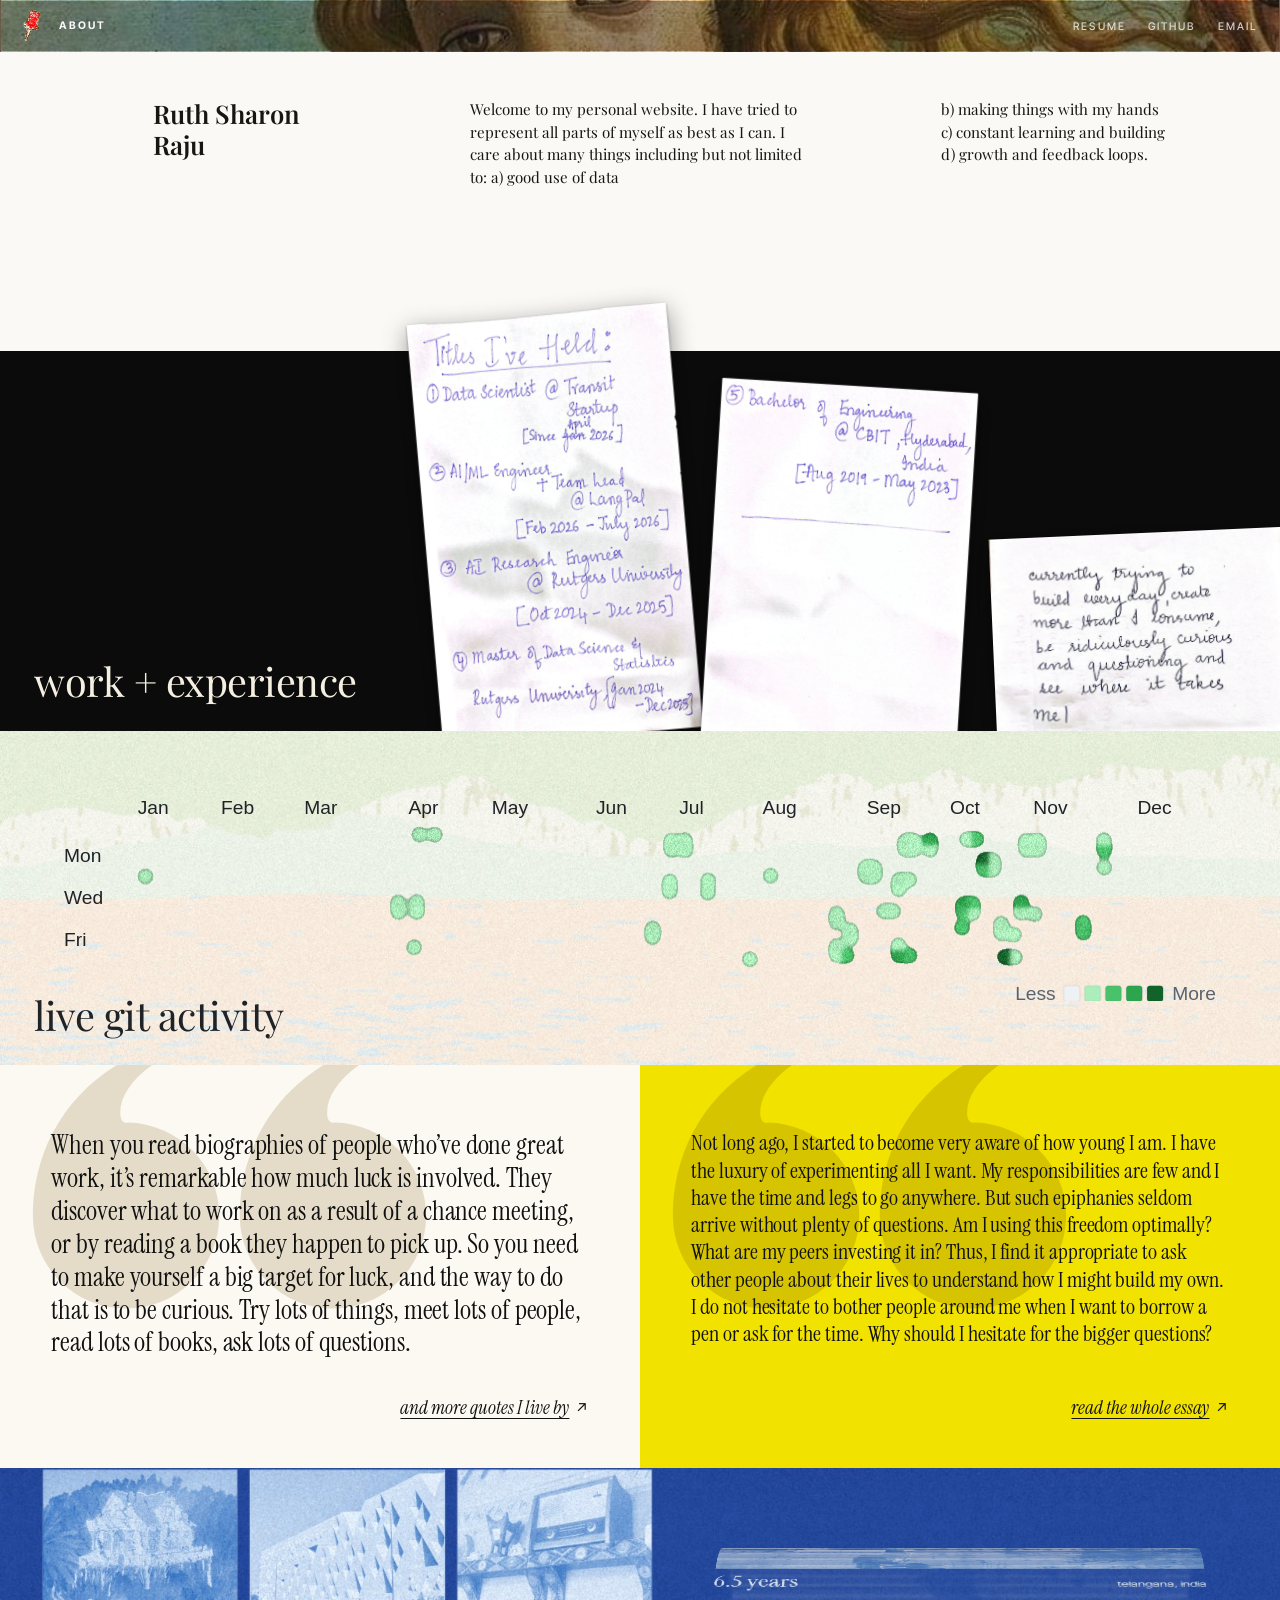
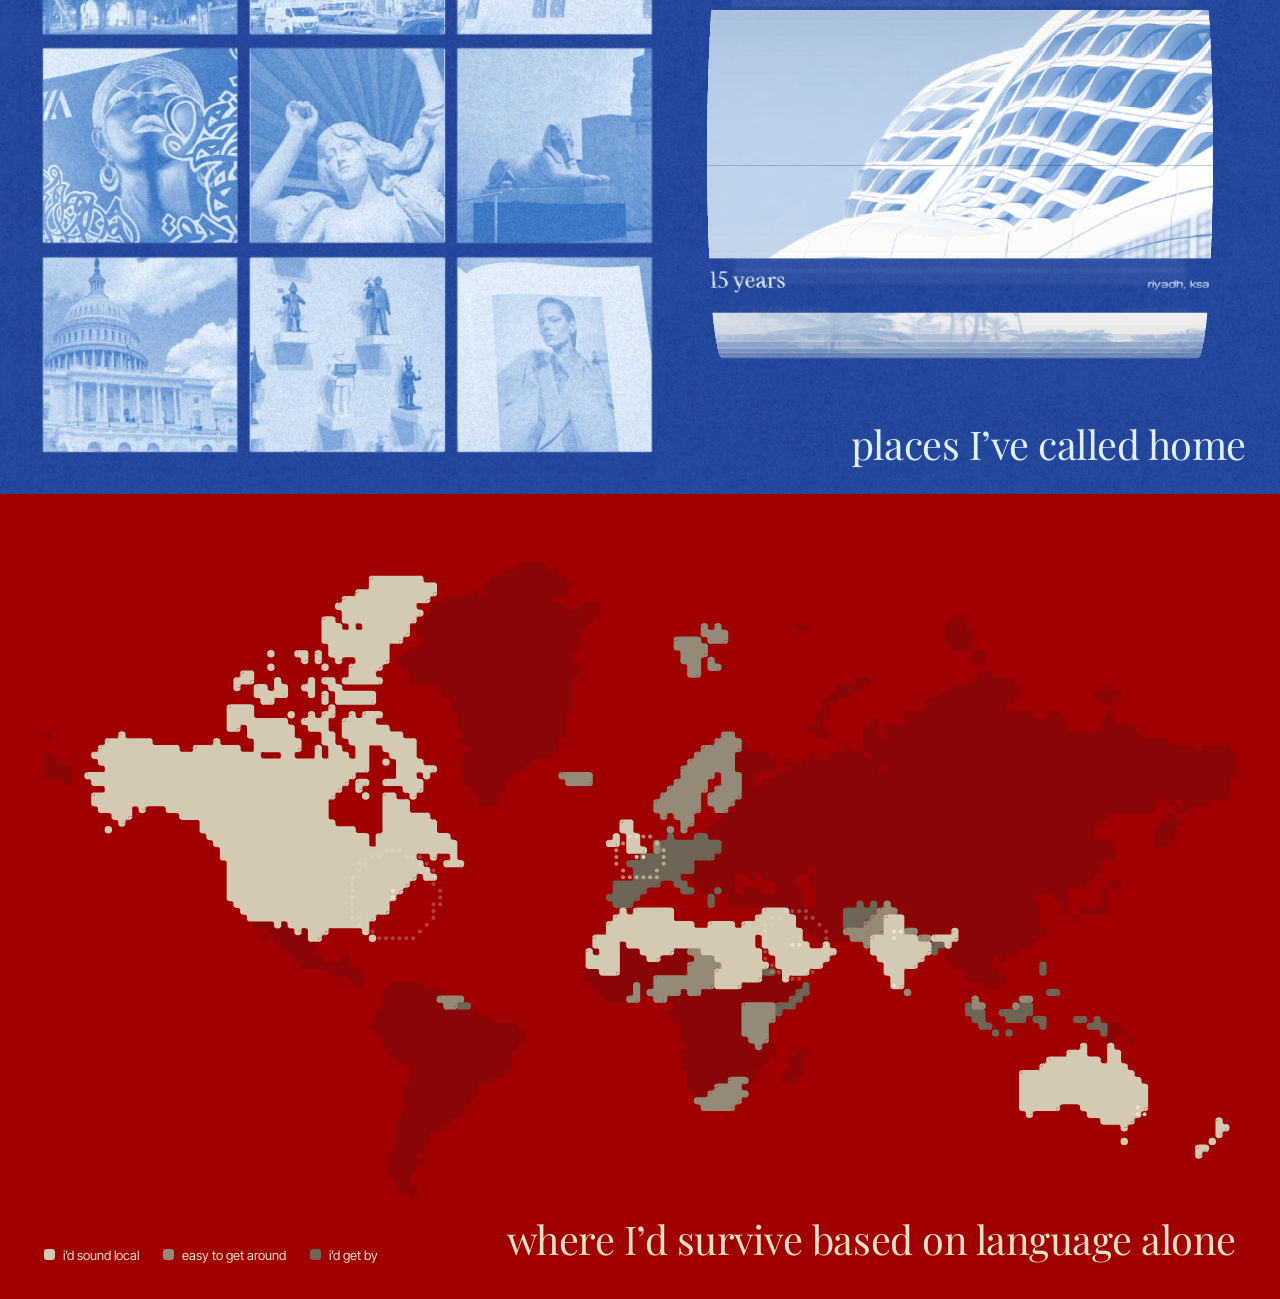
<file: about/index.html>
<!doctype html>
<html lang="en">
<head>
<meta charset="utf-8">
<meta name="viewport" content="width=device-width,initial-scale=1">
<title>Ruth Sharon — About</title>
<link rel="icon" type="image/svg+xml" href="../assets/logo-pin-square.svg?v=1">
<link rel="preconnect" href="https://fonts.googleapis.com">
<link rel="preconnect" href="https://fonts.gstatic.com" crossorigin>
<link rel="stylesheet" href="https://fonts.googleapis.com/css2?family=Instrument+Serif:ital@0;1&family=IBM+Plex+Mono:wght@400;500&family=Inter+Tight:wght@400;500;600;700&family=Pinyon+Script&family=Playfair+Display:wght@400;600&display=swap">
<link rel="stylesheet" href="css/base.css?v=4">
<link rel="stylesheet" href="css/layout.css">
<link rel="stylesheet" href="css/head.css">
<link rel="stylesheet" href="css/places.css">
<link rel="stylesheet" href="css/barrel.css">
<link rel="stylesheet" href="css/scan.css">
<link rel="stylesheet" href="css/edit.css">
<link rel="stylesheet" href="css/split.css?v=3">
<link rel="stylesheet" href="css/languages.css">
<link rel="stylesheet" href="css/github.css">
<link rel="stylesheet" href="css/titles.css">
</head>
<body>
<div class="bar"><div class="crumbs"><a class="logo" data-up href="../" aria-label="home"><img src="../assets/logo-pin.png" alt=""></a><span aria-current="page">about</span></div>
  <nav><a href="../assets/RuthSharon__Resume.pdf">resume</a><a href="https://github.com/ruth1445">github</a><a href="mailto:ruth.sharon@rutgers.edu">email</a></nav></div>

<!-- 1 -->
<section class="head" style="padding-top:98px"><div class="in">
  <h1>Ruth Sharon<br>Raju</h1>
  <div class="col">
    <p>Welcome to my personal website. I have tried to represent all parts of myself as best as I can. I care about many things including but not limited to: a) good use of data</p>
  </div>
  <div class="col">
    <p>b) making things with my hands<br>c) constant learning and building<br>d) growth and feedback loops.</p>
  </div>
</div></section>


<!-- 3 : the scan -->
<section class="scan">
  <h2 class="btl" data-pad="34" style="left:34px;color:#F4EFE0">work + experience</h2>
  <div class="leaves"><div class="pile">
    <img class="doc" data-k="hw-arm" src="img/arm.webp" alt="Titles I've held, handwritten" draggable="false"
      style="--r:-5deg;left:calc(50% - 310px);bottom:-10px;width:305px">
    <img class="doc" data-k="hw-elbow" src="img/elbow.webp" alt="Bachelor of Engineering, handwritten" draggable="false"
      style="--r:3.5deg;left:calc(50% + 22px);bottom:-64px;width:300px">
    <img class="doc" data-k="hw-hand" src="../QUOTE23.jpg" alt="Scanned quote" draggable="false"
      style="--r:-2.5deg;left:calc(50% + 352px);bottom:-12px;width:340px">
  </div></div>
</section>

<!-- 6 -->
<section class="s6 full">
  <h2 class="btl" data-pad="34" style="left:34px;color:#1F2328">live git activity</h2>
  <div class="stage">
    <div class="ghw">
      <div class="ghbox">
        <div id="cal"></div>
      </div>
    </div>
  </div>
</section>

<!-- 4 -->
<section class="split">
  <div class="l">
    <p class="say">When you read biographies of people who&rsquo;ve done great work, it&rsquo;s remarkable how much luck is involved. They discover what to work on as a result of a chance meeting, or by reading a book they happen to pick up. So you need to make yourself a big target for luck, and the way to do that is to be curious. Try lots of things, meet lots of people, read lots of books, ask lots of questions.</p>
    <a class="more" href="quotes/"><span class="t">and more quotes I live by</span><span aria-hidden="true">&#8599;</span></a>
  </div>
  <div class="r">
    <p class="say">Not long ago, I started to become very aware of how young I am. I have the luxury of experimenting all I want. My responsibilities are few and I have the time and legs to go anywhere. But such epiphanies seldom arrive without plenty of questions. Am I using this freedom optimally? What are my peers investing it in? Thus, I find it appropriate to ask other people about their lives to understand how I might build my own. I do not hesitate to bother people around me when I want to borrow a pen or ask for the time. Why should I hesitate for the bigger questions?</p>
    <a class="more" href="https://publicyuzu.org/adhiv/" target="_blank" rel="noopener noreferrer"><span class="t">read the whole essay</span><span aria-hidden="true">&#8599;</span></a>
  </div>
</section>

<!-- 2 -->
<section class="s2 full places">
  <h2 class="btl" data-pad="34" style="right:34px;color:#E2EEFB">places I&rsquo;ve called home</h2>
  <div class="pl-wheel">
    <div data-c="wheel" data-h="300" data-pw="0" data-fs="28" data-wh="470" data-bands="17"></div>
  </div>
</section>

<!-- 5 -->
<section class="s5 full">
  <h2 class="btl" data-on=".s5 .ki" style="right:44px;color:#E9DFCB">where I&rsquo;d survive based on language alone</h2>
  <div class="stage">
    <div class="mwrap" id="mb"><svg class="wm" viewBox="0 -125 960 545"><use href="#world"></use></svg></div>
    <div class="foot5">
      <div class="key">
        <span class="ki k1"><i></i>i&rsquo;d sound local</span>
        <span class="ki k2"><i></i>easy to get around</span>
        <span class="ki k3"><i></i>i&rsquo;d get by</span></div>
    </div>
  </div>
</section>

<svg width="0" height="0" style="position:absolute"><defs><g id="world">
  
  <rect y="-125" width="960" height="545" fill="none"/>
  <path class="getby" data-id="AFG" aria-label="Afghanistan" d="M643.23 171.47L645.95 172.48L647.96 172.13L648.52 170.91L650.62 170.50L652.12 169.68L652.66 167.50L654.90 166.96L655.32 165.98L656.58 166.72L657.38 166.81L658.87 166.82L660.88 167.40L661.69 167.74L663.63 166.86L664.52 167.39L665.38 166.13L666.98 166.19L667.39 165.78L667.67 164.66L668.82 163.69L670.26 164.33L669.97 165.18L670.78 165.31L670.53 167.62L671.59 168.52L672.51 167.94L673.70 167.67L675.36 166.44L677.20 166.64L679.95 166.65L680.42 167.44L678.87 167.74L677.51 168.25L674.45 168.57L671.59 169.14L670.03 170.32L670.66 171.46L670.97 172.80L669.64 173.92L669.75 174.94L669.02 175.89L666.48 175.81L667.53 177.55L665.83 178.21L664.70 179.78L664.85 181.33L663.80 182.05L662.82 181.81L660.78 182.15L660.49 182.87L658.50 182.86L657.02 184.31L656.92 186.46L653.46 187.51L651.60 187.29L651.06 187.84L649.47 187.52L646.80 187.89L642.33 186.61L644.75 184.31L644.53 182.67L642.51 182.24L642.30 180.60L641.43 178.53L642.57 177.10L641.41 176.71L642.14 174.79L643.23 171.47Z"/>
  <path class="muted" data-id="AGO" aria-label="Angola" d="M523.54 267.87L524.20 269.51L524.96 270.83L525.57 271.55L526.59 272.70L528.36 272.52L529.24 272.21L530.71 272.52L531.11 271.97L531.78 270.69L533.43 270.60L533.58 270.22L534.94 270.21L534.71 271.01L537.94 270.99L537.99 272.37L538.53 273.23L538.14 274.56L538.33 275.92L539.22 276.74L539.08 279.39L539.74 279.19L540.90 279.24L542.55 278.91L543.77 279.04L544.05 279.73L543.74 280.81L544.21 281.86L543.82 282.70L544.04 283.47L538.49 283.45L538.37 290.63L540.17 292.50L541.91 293.93L537.01 294.86L530.55 294.54L528.70 293.44L517.89 293.54L517.49 293.70L515.90 292.67L514.17 292.60L512.57 292.99L511.29 293.42L511.04 291.98L511.41 289.98L512.33 287.91L512.47 286.94L513.33 284.90L513.97 283.98L515.50 282.52L516.36 281.52L516.64 279.87L516.50 278.60L515.70 277.81L514.99 276.46L514.33 275.13L514.48 274.67L515.30 273.79L514.49 271.66L513.94 270.18L512.61 268.79L512.86 268.36L513.96 268.07L514.73 268.11L515.67 267.85L523.54 267.87Z M513.16 267.45L512.49 267.68L511.77 266.03L512.85 265.08L513.66 264.71L514.65 265.47L513.68 265.93L513.25 266.49L513.16 267.45Z"/>
  <path class="muted" data-id="ALB" aria-label="Albania" d="M534.91 154.05L534.57 155.04L534.95 156.29L536.05 157.00L536.00 157.75L535.13 158.17L534.97 159.10L533.73 160.49L533.28 160.29L533.23 159.66L531.75 158.70L531.52 157.33L531.74 155.35L532.11 154.44L531.66 153.98L531.48 153.05L532.63 151.59L532.80 152.14L533.52 151.88L534.09 152.68L534.73 152.98L534.91 154.05Z"/>
  <path class="local" data-id="ARE" aria-label="United Arab Emirates" d="M617.55 200.33L618.02 200.21L618.12 200.87L620.21 200.49L622.41 200.55L624.02 200.62L625.85 199.00L627.84 197.45L629.52 195.95L630.03 196.78L630.39 198.69L629.03 198.70L628.81 200.27L629.28 200.60L628.08 201.07L628.07 202.05L627.29 203.04L627.22 203.99L626.68 204.49L618.67 203.30L617.65 200.88L617.55 200.33Z"/>
  <path class="muted" data-id="ARG" aria-label="Argentina" d="M305.33 400.37L302.80 400.57L301.44 399.22L299.83 399.12L296.98 399.11L296.98 390.85L298.00 392.53L299.33 395.29L302.80 397.53L306.53 398.47L305.33 400.37Z M306.76 304.51L308.33 306.22L309.37 304.32L312.41 304.42L312.84 304.92L317.74 308.80L319.92 309.16L323.18 310.94L325.93 311.88L326.31 312.95L323.68 316.66L326.37 317.33L329.37 317.70L331.48 317.31L333.90 315.43L334.33 313.28L335.65 312.81L336.99 314.22L336.94 316.17L334.69 317.52L332.90 318.53L329.89 320.94L326.33 324.37L325.67 326.40L324.95 329.04L324.98 331.62L324.40 332.20L324.19 333.90L324.01 335.28L327.40 337.56L327.03 339.42L328.70 340.60L328.56 341.93L326.00 345.47L322.05 346.96L316.70 347.55L313.77 347.26L314.33 348.95L313.79 351.08L314.28 352.52L312.68 353.54L309.95 353.94L307.38 352.89L306.35 353.64L306.72 356.55L308.52 357.44L309.98 356.51L310.78 358.04L308.32 358.97L306.18 360.83L305.79 363.89L305.16 365.54L302.64 365.55L300.55 367.14L299.79 369.50L302.41 371.83L304.96 372.48L304.04 375.39L300.89 377.25L299.16 381.18L296.72 382.53L295.63 384.14L296.49 387.77L298.27 389.82L297.14 389.64L294.67 389.08L288.23 388.61L287.12 386.55L287.17 383.94L285.40 384.17L284.46 382.92L284.23 379.32L286.27 377.85L287.12 375.76L286.81 374.11L288.22 371.35L289.19 367.17L288.91 365.34L290.07 364.76L289.79 363.60L288.55 362.99L289.43 361.71L288.23 360.57L287.60 357.13L288.68 356.53L288.22 352.97L288.85 350.04L289.56 347.51L291.16 346.49L290.35 343.78L290.34 341.26L292.36 339.49L292.30 337.25L293.82 334.65L293.83 332.23L293.13 331.75L291.91 327.29L293.55 324.67L293.30 322.23L294.25 319.96L296.00 317.64L297.88 316.11L297.08 315.15L297.64 314.36L297.55 310.33L300.46 309.15L301.37 306.67L301.05 306.07L303.27 303.94L306.76 304.51Z"/>
  <path class="muted" data-id="ARM" aria-label="Armenia" d="M596.22 156.27L599.93 155.82L600.48 156.58L601.49 157.08L600.96 157.81L602.38 158.79L601.63 159.70L602.76 160.48L603.96 160.94L604.02 162.90L603.05 162.98L601.96 161.35L601.97 160.91L600.80 160.92L600.01 160.16L599.45 160.24L598.40 159.40L596.42 158.69L596.67 157.29L596.22 156.27Z"/>
  <path class="muted" data-id="ATF" aria-label="French Southern and Antarctic Lands" d="M663.83 377.01L665.55 378.06L668.07 378.47L668.16 379.11L667.41 380.64L663.32 380.86L663.25 379.07L663.65 377.69L663.83 377.01Z"/>
  <path class="local" data-id="AUS" aria-label="Australia" d="M867.73 352.86L870.30 353.86L871.76 353.46L873.84 352.90L875.44 353.10L875.63 356.56L874.71 357.58L874.44 359.98L873.51 359.16L871.65 361.25L871.10 361.09L869.46 361.00L867.82 358.43L867.45 356.48L865.91 353.93L865.98 352.60L867.73 352.86Z M862.83 285.39L863.79 287.16L865.50 286.31L866.39 287.26L867.67 288.15L867.39 289.15L867.96 291.10L868.37 292.24L869.04 292.52L869.76 294.48L869.50 295.67L870.37 297.23L873.26 298.44L875.14 299.55L876.93 300.56L876.58 301.13L878.11 302.59L879.14 305.14L880.21 304.62L881.29 305.65L881.94 305.28L882.40 307.80L884.29 309.27L885.53 310.18L887.61 312.13L888.36 314.08L888.43 315.48L888.25 316.99L889.52 319.09L889.37 321.30L888.90 322.46L888.18 324.71L888.24 326.16L887.71 328.00L886.53 330.35L884.56 331.62L883.58 333.65L882.69 334.96L881.90 337.26L880.88 338.59L880.20 340.62L879.86 342.50L879.99 343.37L878.46 344.32L875.48 344.43L873.02 345.56L871.79 346.64L870.18 347.85L867.97 346.61L866.34 346.12L866.75 344.67L865.30 345.19L862.96 347.21L860.65 346.45L859.14 346.01L857.62 345.81L855.04 345.01L853.31 343.30L852.82 341.22L852.20 339.85L850.89 338.76L848.32 338.43L849.20 337.13L848.55 335.16L847.25 337.00L844.88 337.49L846.27 336.01L846.68 334.48L847.71 333.19L847.49 331.26L845.32 333.49L843.66 334.39L842.64 336.50L840.56 335.40L840.64 334.00L838.97 332.10L837.56 331.12L838.06 330.52L834.64 328.95L832.77 328.88L830.20 327.63L825.43 327.87L821.98 328.79L818.94 329.65L816.40 329.48L813.57 330.81L811.26 331.41L810.74 332.78L809.76 333.85L807.50 333.91L805.82 334.15L803.46 333.67L801.55 333.95L799.72 334.08L798.13 335.49L797.35 335.37L796.02 336.12L794.73 336.96L792.79 336.86L791.00 336.86L788.17 335.16L786.74 334.66L786.80 333.15L788.12 332.79L788.57 332.19L788.48 331.26L788.80 329.45L788.51 327.93L787.10 325.34L786.66 323.90L786.77 322.46L785.71 320.83L785.64 320.10L784.46 319.11L784.13 317.18L782.61 315.24L782.24 314.20L783.41 315.25L782.51 312.99L783.83 313.70L784.62 314.64L784.58 313.39L783.26 311.49L783.00 310.73L782.38 310.01L782.67 308.62L783.22 308.03L783.58 306.84L783.30 305.46L784.40 303.76L784.60 305.56L785.73 303.93L787.89 303.15L789.19 302.14L791.23 301.29L792.44 301.10L793.18 301.39L795.28 300.52L796.90 300.26L797.30 299.75L798.01 299.54L799.48 299.59L802.28 298.91L803.73 297.88L804.41 296.65L805.98 295.48L806.10 294.56L806.17 293.31L808.03 291.37L809.16 293.35L810.29 292.89L809.34 291.81L810.18 290.70L811.36 291.20L811.68 289.47L813.14 288.35L813.78 287.46L815.12 287.07L815.16 286.44L816.33 286.71L816.38 286.14L817.55 285.82L818.84 285.51L820.81 286.55L822.29 287.89L823.96 287.90L825.66 288.11L825.09 286.87L826.37 285.06L827.57 284.48L827.16 283.92L828.31 282.63L829.93 281.84L831.29 282.11L833.53 281.69L833.49 280.55L831.53 279.81L832.95 279.49L834.72 280.04L836.14 280.96L838.38 281.53L839.14 281.30L840.80 281.99L842.35 281.35L843.36 281.54L843.98 281.11L845.20 282.22L844.49 283.42L843.48 284.33L842.56 284.40L842.87 285.30L842.09 286.43L841.14 287.54L841.33 288.18L843.45 289.43L845.51 290.16L846.88 290.94L848.81 292.29L849.56 292.29L850.96 292.87L851.36 293.58L853.91 294.36L855.67 293.58L856.19 292.35L856.73 291.34L857.06 290.09L857.87 288.28L857.50 287.19L857.69 286.53L857.39 285.24L857.74 283.55L858.25 283.09L857.83 282.35L858.48 281.16L858.98 279.93L859.05 279.30L860.04 278.46L860.79 279.55L860.98 280.95L861.64 281.22L861.76 282.16L862.73 283.30L862.93 284.57L862.83 285.39Z"/>
  <path class="getby" data-id="AUT" aria-label="Austria" d="M525.28 134.64L525.08 135.97L523.57 135.98L524.09 136.68L523.21 138.75L522.70 139.29L520.37 139.37L519.02 140.09L516.82 139.85L513.00 139.02L512.41 137.91L509.77 138.47L509.46 139.07L507.85 138.62L506.49 138.53L505.28 137.95L505.69 137.16L505.58 136.59L506.39 136.41L507.74 137.31L508.12 136.45L510.47 136.59L512.38 136.01L513.66 136.11L514.49 136.77L514.74 136.22L514.36 134.09L515.32 133.68L516.26 132.15L518.24 133.22L519.74 131.86L520.68 131.61L522.75 132.63L524.00 132.45L525.23 133.08L525.01 133.50L525.28 134.64Z"/>
  <path class="muted" data-id="AZE" aria-label="Azerbaijan" d="M600.01 160.16L600.80 160.92L601.97 160.91L601.96 161.35L603.05 162.98L601.22 162.61L599.87 161.30L599.45 160.24L600.01 160.16Z M606.33 155.90L607.51 156.10L607.97 155.36L609.56 154.18L610.96 155.72L612.32 157.78L613.56 157.91L614.38 158.68L612.18 158.91L611.72 161.12L611.26 162.11L610.28 162.77L610.36 164.15L609.69 164.29L608.03 162.83L608.95 161.44L608.16 160.61L607.16 160.82L604.02 162.90L603.96 160.94L602.76 160.48L601.63 159.70L602.38 158.79L600.96 157.81L601.49 157.08L600.48 156.58L599.93 155.82L600.58 155.35L602.57 156.18L604.00 156.35L604.37 156.01L603.05 154.44L603.75 154.03L604.50 154.13L606.33 155.90Z"/>
  <path class="muted" data-id="BDI" aria-label="Burundi" d="M558.24 264.85L558.07 262.21L557.40 261.21L559.02 261.38L559.84 260.14L561.25 260.28L561.41 261.14L561.98 261.64L562.01 262.35L561.35 262.81L560.31 263.95L559.34 264.75L558.24 264.85Z"/>
  <path class="getby" data-id="BEL" aria-label="Belgium" d="M488.84 123.73L490.79 124.01L493.26 123.28L494.95 124.81L496.42 125.62L496.11 127.94L495.42 128.07L495.13 129.97L492.80 128.42L491.43 128.69L489.57 127.08L488.33 125.70L487.09 125.64L486.70 124.42L488.84 123.73Z"/>
  <path class="muted" data-id="BEN" aria-label="Benin" d="M487.18 241.29L484.97 241.54L484.32 240.03L484.44 234.95L483.90 234.50L483.80 233.41L482.87 232.63L482.06 231.98L482.40 230.80L483.32 230.55L483.86 229.58L485.16 229.37L485.75 228.70L486.64 228.04L487.60 228.04L489.63 229.33L489.53 230.07L490.13 231.39L489.60 232.28L489.88 232.88L488.59 234.25L487.77 234.93L487.26 236.33L487.33 237.73L487.18 241.29Z"/>
  <path class="muted" data-id="BFA" aria-label="Burkina Faso" d="M472.46 233.81L470.63 233.24L469.39 233.33L468.45 233.89L467.25 233.42L466.79 232.68L465.59 232.20L465.41 230.91L466.14 229.96L466.08 229.21L468.19 227.35L468.59 225.81L469.32 225.26L470.61 225.57L471.72 225.11L472.09 224.53L474.16 223.52L474.66 222.82L477.16 221.88L478.62 221.56L479.29 221.99L481.00 221.98L480.79 223.08L481.15 224.10L482.65 225.57L482.73 226.66L485.81 227.17L485.75 228.70L485.16 229.37L483.86 229.58L483.32 230.55L482.40 230.80L480.06 230.76L478.83 230.58L477.97 230.94L476.79 230.78L472.16 230.88L472.10 232.14L472.46 233.81Z"/>
  <path class="getby" data-id="BGD" aria-label="Bangladesh" d="M727.13 205.57L727.07 207.26L726.14 206.90L726.32 208.79L725.55 207.57L725.40 206.37L724.89 205.23L723.78 203.86L721.32 203.76L721.57 204.74L720.73 206.05L719.59 205.57L719.21 206.00L718.45 205.75L717.42 205.53L717.00 203.59L716.08 201.80L716.53 200.35L714.89 199.71L715.48 198.83L717.15 197.93L715.23 196.65L716.17 195.00L718.28 196.05L719.55 196.17L719.79 197.86L722.33 198.19L724.80 198.16L726.34 198.57L725.11 200.60L723.91 200.74L723.09 202.10L724.55 203.33L724.99 201.81L725.72 201.80L727.13 205.57Z"/>
  <path class="muted" data-id="BGR" aria-label="Bulgaria" d="M540.42 146.93L541.19 148.18L542.22 147.95L544.27 148.43L548.18 148.59L549.51 147.81L552.65 147.11L554.59 148.21L556.15 148.53L554.77 149.78L553.80 151.91L554.66 153.60L552.36 153.21L549.65 154.13L549.62 155.59L547.19 155.86L545.31 154.84L543.18 155.64L541.21 155.56L541.02 153.62L539.68 152.68L540.12 152.26L539.83 151.91L540.28 150.96L541.30 150.02L540.00 148.72L539.76 147.62L540.42 146.93Z"/>
  <path class="muted" data-id="BHS" aria-label="The Bahamas" d="M273.24 201.49L272.59 201.61L271.91 200.23L270.91 199.53L271.49 198.00L272.29 198.10L273.23 200.10L273.24 201.49Z M272.48 194.67L269.57 195.06L269.39 194.16L270.64 193.96L272.40 194.04L272.48 194.67Z M274.67 194.65L274.21 196.38L273.72 196.07L273.76 194.80L272.57 193.83L272.56 193.55L274.67 194.65Z"/>
  <path class="muted" data-id="BIH" aria-label="Bosnia and Herzegovina" d="M530.68 145.01L531.65 145.00L530.98 146.35L532.27 147.52L531.88 148.95L531.25 149.08L530.75 149.36L529.88 150.06L529.49 151.70L527.13 150.57L526.13 149.32L525.11 148.65L523.88 147.52L523.31 146.57L522.00 145.14L522.56 143.85L523.52 144.56L524.09 143.92L525.34 143.85L527.63 144.37L529.48 144.32L530.68 145.01Z"/>
  <path class="muted" data-id="BLR" aria-label="Belarus" d="M542.62 114.48L545.20 114.51L548.10 113.10L548.72 110.97L550.90 109.75L550.65 108.03L552.27 107.37L555.14 105.87L557.95 106.85L558.32 107.81L559.72 107.35L562.33 108.27L562.59 110.08L562.02 111.11L563.69 113.57L564.78 114.25L564.62 114.92L566.41 115.57L567.18 116.55L566.15 117.35L563.99 117.22L563.48 117.56L564.11 118.77L564.76 121.06L562.47 121.27L561.65 122.05L561.48 123.82L560.42 123.48L558.01 123.65L557.31 122.83L556.31 123.44L555.31 122.94L553.21 122.87L550.23 122.02L547.54 121.74L545.47 121.82L544.01 122.78L542.74 122.91L542.69 121.34L541.87 119.68L543.46 118.95L543.48 117.51L542.74 116.11L542.62 114.48Z"/>
  <path class="muted" data-id="BLZ" aria-label="Belize" d="M242.29 215.42L242.26 215.08L242.59 214.97L243.07 215.24L244.03 213.86L244.53 213.82L244.54 214.16L245.05 214.17L245.00 214.80L244.57 215.79L244.81 216.15L244.53 216.97L244.69 217.19L244.39 218.34L243.86 218.95L243.38 219.02L242.85 219.81L242.06 219.81L242.26 217.23L242.29 215.42Z"/>
  <path class="muted" data-id="BOL" aria-label="Bolivia" d="M312.41 304.42L309.37 304.32L308.33 306.22L306.76 304.51L303.27 303.94L301.05 306.07L299.12 306.40L298.08 303.14L296.65 300.52L297.49 298.27L296.09 297.29L295.73 295.62L294.43 294.06L296.11 291.59L294.96 289.68L295.57 288.92L295.09 288.08L296.14 286.95L296.19 285.03L296.32 283.45L296.89 282.69L294.59 279.09L296.57 279.28L297.94 279.23L298.54 278.56L300.87 277.66L302.27 276.83L305.76 276.45L305.48 278.12L305.81 278.97L305.59 280.47L308.49 282.47L311.48 282.84L312.53 283.68L314.33 284.12L315.43 284.77L317.11 284.75L318.66 285.42L318.78 286.72L319.30 287.38L319.33 288.36L318.55 288.39L319.58 291.04L324.69 291.13L324.30 292.45L324.58 293.35L326.04 294.00L326.67 295.42L326.20 297.24L325.47 298.26L325.72 299.58L324.89 300.06L324.84 299.34L322.36 298.16L319.88 298.12L315.24 298.80L313.96 300.85L313.89 302.11L312.84 304.92L312.41 304.42Z"/>
  <path class="muted" data-id="BRA" aria-label="Brazil" d="M326.33 324.37L329.89 320.94L332.90 318.53L334.69 317.52L336.94 316.17L336.99 314.22L335.65 312.81L334.33 313.28L334.86 311.88L335.22 310.45L335.22 309.14L334.26 308.70L333.26 309.09L332.26 308.98L331.95 308.06L331.70 305.88L331.21 305.18L329.40 304.54L328.32 305.00L325.50 304.55L325.68 301.36L324.89 300.06L325.72 299.58L325.47 298.26L326.20 297.24L326.67 295.42L326.04 294.00L324.58 293.35L324.30 292.45L324.69 291.13L319.58 291.04L318.55 288.39L319.33 288.36L319.30 287.38L318.78 286.72L318.66 285.42L317.11 284.75L315.43 284.77L314.33 284.12L312.53 283.68L311.48 282.84L308.49 282.47L305.59 280.47L305.81 278.97L305.48 278.12L305.76 276.45L302.27 276.83L300.87 277.66L298.54 278.56L297.94 279.23L296.57 279.28L294.59 279.09L293.08 279.48L291.87 279.22L292.05 275.85L289.86 277.15L287.51 277.10L286.50 275.91L284.73 275.79L285.29 274.83L283.81 273.49L282.70 271.50L283.40 271.10L283.40 270.17L285.01 269.53L284.75 268.34L285.43 267.58L285.62 266.55L288.67 265.06L290.86 264.63L291.21 264.30L293.62 264.41L294.82 258.40L294.88 257.45L294.46 256.20L293.28 255.40L293.29 253.82L294.79 253.46L295.33 253.68L295.42 252.84L293.85 252.62L293.82 251.25L299.02 251.30L299.90 250.54L300.64 251.24L301.16 252.53L301.66 252.26L303.13 253.42L305.20 253.27L305.72 252.60L307.70 252.09L308.80 251.74L309.11 250.81L311.02 250.19L310.87 249.73L308.61 249.54L308.24 248.16L308.35 246.69L307.16 246.12L307.66 245.92L309.63 246.20L311.75 246.75L312.52 246.23L314.44 245.89L317.42 245.07L318.40 244.23L318.04 243.61L319.43 243.52L320.05 244.02L319.70 244.99L320.62 245.32L321.23 246.34L320.49 247.11L320.07 248.97L320.75 250.08L320.94 251.09L322.58 252.12L323.89 252.23L324.19 251.80L325.03 251.70L326.24 251.32L327.10 250.74L328.58 250.92L329.23 250.85L330.68 251.02L330.92 250.58L330.47 250.14L330.74 249.51L331.81 249.70L333.07 249.48L334.60 249.94L335.77 250.39L336.59 249.80L337.19 249.89L337.55 250.51L338.83 250.35L339.85 249.52L340.67 247.91L342.25 245.90L343.15 245.80L343.81 247.01L345.31 250.84L346.74 251.20L346.81 252.71L344.80 254.51L345.63 255.17L350.35 255.51L350.44 257.71L352.47 256.27L355.82 257.06L360.25 258.39L361.55 259.68L361.12 260.89L364.22 260.21L369.41 261.37L373.39 261.29L377.33 263.10L380.74 265.55L382.79 266.19L385.07 266.28L386.04 266.97L386.94 269.77L387.39 271.10L386.32 274.75L384.97 276.20L381.21 279.29L379.51 281.82L377.54 283.76L376.87 283.80L376.12 285.46L376.31 289.69L375.57 293.21L375.29 294.72L374.44 295.63L373.97 298.72L371.27 301.76L370.81 304.19L368.66 305.21L368.03 306.63L365.13 306.62L360.94 307.54L359.06 308.60L356.07 309.30L352.94 311.21L350.68 313.61L350.29 315.43L350.73 316.79L350.24 319.28L349.63 320.49L347.77 321.87L344.81 326.32L342.46 328.35L340.65 329.56L339.43 332.03L337.67 333.53L336.93 332.04L338.11 330.81L336.57 329.05L334.47 327.62L331.73 325.99L330.74 326.06L328.06 324.10L326.33 324.37Z"/>
  <path class="muted" data-id="BRN" aria-label="Brunei" d="M784.54 245.09L785.60 244.27L787.87 243.07L787.75 244.15L787.59 245.55L786.32 245.48L785.76 246.23L784.54 245.09Z"/>
  <path class="getby" data-id="BTN" aria-label="Bhutan" d="M724.52 191.74L725.61 192.53L725.42 194.04L723.25 194.11L721.00 193.95L719.32 194.33L716.90 193.40L716.84 192.91L718.60 191.07L720.04 190.44L721.95 191.02L723.36 191.08L724.52 191.74Z"/>
  <path class="muted" data-id="BWA" aria-label="Botswana" d="M548.40 296.26L548.93 296.67L549.77 298.01L552.79 300.56L553.93 300.81L553.94 301.64L554.72 303.12L556.79 303.49L558.49 304.55L554.71 306.29L552.32 308.07L551.43 309.66L550.63 310.56L549.18 310.76L548.71 311.91L548.44 312.67L546.73 313.23L544.56 313.11L543.29 312.43L542.17 312.14L540.86 312.70L540.21 313.86L538.95 314.59L537.62 315.68L535.71 315.93L535.11 315.08L535.36 313.59L533.78 311.29L533.06 310.93L533.05 303.98L535.68 303.90L535.76 295.60L537.75 295.53L541.86 294.72L542.88 295.67L544.58 294.77L545.39 294.76L546.89 294.25L547.37 294.42L548.40 296.26Z"/>
  <path class="muted" data-id="CAF" aria-label="Central African Republic" d="M520.75 238.73L522.95 238.56L523.44 237.99L523.88 238.04L524.55 238.53L527.91 237.69L529.04 236.83L530.43 236.06L530.17 235.28L530.92 235.07L533.49 235.21L536.00 234.18L537.93 231.76L539.28 230.86L540.97 230.48L541.27 231.43L542.81 232.82L542.82 233.73L542.39 234.65L542.56 235.34L543.48 235.98L545.51 236.94L546.97 237.84L547.00 238.55L548.79 239.70L549.90 240.65L550.58 241.97L552.57 242.84L553.00 243.54L552.12 243.77L550.41 243.72L548.40 243.49L547.41 243.68L547.01 244.21L546.15 244.28L545.09 243.81L542.13 244.91L540.91 244.69L540.54 244.86L539.75 246.18L537.76 245.75L535.81 245.54L534.11 244.73L531.91 243.98L530.49 244.69L529.45 245.80L529.21 247.33L527.49 247.21L525.69 246.84L524.10 248.00L522.70 250.04L522.42 249.41L522.30 248.41L521.08 247.70L520.10 246.57L519.87 245.78L518.61 244.64L518.82 243.99L518.56 243.06L518.76 241.36L519.40 240.96L520.75 238.73Z"/>
  <path class="local" data-id="CAN" aria-label="Canada" d="M310.23 139.72L312.16 140.14L314.63 140.06L313.32 141.35L312.34 141.56L308.95 140.22L308.29 139.15L309.29 138.16L310.23 139.72Z M315.18 131.39L313.88 131.45L310.43 130.40L307.95 128.81L308.87 128.52L312.38 129.37L315.11 130.78L315.18 131.39Z M150.64 133.37L149.30 133.83L144.92 132.32L144.12 131.14L141.73 129.97L141.25 129.00L138.51 128.39L137.48 126.53L137.71 125.73L140.51 126.48L142.15 127.01L144.65 127.37L145.56 128.54L146.88 130.15L149.54 131.53L150.64 133.37Z M330.31 126.02L328.54 129.01L330.29 127.86L332.08 128.59L331.14 129.77L333.51 130.70L334.74 129.88L337.40 130.91L336.57 133.34L338.44 132.78L338.78 134.53L339.61 136.55L338.48 139.38L337.28 139.50L335.52 138.90L336.10 136.26L335.36 135.85L332.26 138.65L330.67 138.54L332.56 137.03L330.00 136.24L327.13 136.43L321.96 136.33L321.55 135.37L323.21 134.22L322.05 133.32L324.29 131.32L327.04 125.91L328.70 123.94L331.01 122.73L332.25 122.88L331.73 123.83L330.31 126.02Z M126.11 114.01L126.11 114.01L126.11 114.01L126.11 114.01L128.67 113.71L127.87 117.89L130.19 120.78L129.13 120.77L127.52 119.14L126.53 117.47L125.19 116.33L124.69 114.71L124.85 113.52L126.11 114.01Z M268.62 80.24L267.58 82.68L266.40 82.29L265.70 80.90L265.83 80.58L266.85 79.17L267.95 79.27L268.62 80.24Z M261.60 77.63L258.48 80.23L256.60 80.13L256.02 78.85L258.00 76.66L261.66 76.70L261.60 77.63Z M252.90 62.82L253.40 65.13L254.76 64.32L256.31 65.69L259.23 67.46L262.29 69.05L262.52 71.44L264.49 71.05L266.39 72.70L264.02 74.25L259.87 73.07L258.38 70.83L255.73 73.47L251.94 75.99L251.02 73.14L247.41 73.61L249.73 71.16L250.07 67.17L250.98 62.38L252.90 62.82Z M277.69 54.67L274.70 54.95L274.04 52.17L275.17 48.92L277.61 48.10L279.69 49.73L279.72 52.21L279.42 52.99L277.69 54.67Z M224.94 43.16L223.28 45.29L219.69 43.45L217.52 44.12L213.87 41.36L216.22 39.42L218.08 36.65L220.91 38.47L222.51 39.61L223.31 40.80L224.94 43.16Z M238.54 40.75L238.53 46.99L242.09 42.23L245.28 46.15L244.49 50.53L247.07 54.39L249.85 50.25L251.80 45.13L251.94 38.33L255.73 38.81L259.67 39.74L263.25 42.83L263.41 45.85L261.43 49.01L263.31 52.12L262.97 54.88L257.75 58.76L254.04 59.60L251.28 57.95L250.49 60.68L247.92 65.15L247.14 67.42L244.05 70.85L240.23 71.18L238.12 73.27L237.95 76.43L234.84 77.03L231.58 80.86L228.69 86.02L227.66 89.52L227.51 94.53L231.43 95.23L232.63 99.13L233.87 102.22L237.61 101.42L242.56 103.16L245.23 104.67L247.14 106.53L250.48 107.60L253.30 109.23L257.71 109.45L260.61 109.82L260.17 113.10L261.00 116.82L262.93 120.86L266.90 124.21L268.95 123.07L270.39 119.42L269.00 113.63L267.12 111.65L271.39 109.87L274.41 107.16L275.89 104.43L275.67 101.75L273.86 98.28L270.62 95.14L273.77 90.65L272.61 86.65L271.72 79.48L273.57 78.39L278.14 79.68L280.88 80.13L283.09 78.90L285.58 80.49L288.86 83.17L289.67 84.94L294.43 85.28L294.35 89.03L295.23 94.49L297.67 95.15L299.60 97.62L303.46 95.30L306.01 90.57L307.78 88.53L309.85 92.42L313.33 97.81L316.28 102.70L315.20 105.20L318.75 107.40L321.15 109.61L325.40 110.60L327.11 111.81L328.17 114.97L330.25 115.46L331.32 116.85L331.51 120.90L329.58 122.24L327.66 123.47L323.27 124.71L319.91 127.55L315.40 128.10L309.70 127.38L305.70 127.36L302.94 127.59L300.70 130.03L297.30 131.51L293.46 135.87L290.39 138.85L292.65 138.32L296.93 134.06L302.53 131.30L306.52 130.96L308.88 132.60L306.36 134.81L307.20 138.30L308.07 140.70L311.54 142.28L315.94 141.82L318.62 138.25L318.80 140.56L320.53 141.71L317.23 143.75L311.32 145.59L308.68 146.83L305.70 149.02L303.67 148.80L303.57 146.22L308.20 143.67L303.93 143.77L300.97 144.15L299.22 142.39L299.23 138.07L298.04 137.14L296.25 137.68L295.37 136.84L293.33 139.26L292.52 141.72L291.57 143.15L290.44 143.63L289.59 143.79L289.32 144.55L284.41 144.55L280.35 144.57L279.15 145.14L276.33 147.35L276.00 147.59L275.15 148.77L272.70 148.77L270.08 148.78L268.88 149.26L269.31 149.85L269.55 150.76L269.50 151.06L266.01 152.54L263.26 153.01L260.16 154.58L259.49 154.58L258.59 154.11L258.29 153.69L258.35 153.39L258.93 152.35L260.19 150.72L260.97 148.94L260.43 146.30L259.86 143.50L257.09 142.03L257.41 141.47L257.02 141.09L256.29 141.09L255.76 140.59L255.62 139.84L255.10 140.16L254.39 140.07L254.55 139.75L253.92 139.44L253.66 138.60L251.59 137.57L249.43 136.50L246.83 135.24L244.33 134.05L241.94 134.98L241.07 135.01L237.79 134.16L235.63 134.58L233.04 133.57L230.32 133.04L228.46 132.84L227.63 132.27L227.15 130.44L226.25 130.46L226.24 131.74L220.72 131.74L211.60 131.74L202.54 131.74L194.53 131.74L186.53 131.74L178.67 131.74L170.54 131.74L167.92 131.74L160.00 131.74L152.43 131.74L152.07 131.73L146.91 128.43L145.00 126.95L140.17 125.52L138.69 122.43L139.07 120.25L135.65 118.72L135.19 115.78L131.96 113.08L131.90 111.14L133.39 109.30L133.31 106.86L128.78 104.35L126.05 99.76L124.39 96.79L121.94 94.90L120.15 93.16L118.73 90.93L116.05 92.33L113.46 94.71L111.09 91.91L109.23 90.00L106.63 88.79L104.01 88.66L104.02 60.99L104.04 39.40L109.01 40.92L113.21 43.88L115.99 44.44L118.33 41.88L121.56 39.94L125.52 40.70L129.52 37.93L133.88 36.33L135.71 38.98L137.70 37.49L138.30 34.45L140.14 35.14L144.65 40.86L148.20 36.56L148.56 41.36L151.84 40.34L152.84 38.50L156.07 38.86L160.15 41.49L166.39 43.75L170.06 44.78L172.67 44.39L176.27 47.44L172.52 50.36L177.34 51.60L184.54 50.91L186.81 49.90L189.65 53.35L192.55 50.44L189.83 47.96L191.55 45.92L194.80 45.64L196.93 45.04L199.09 46.47L201.77 49.68L204.74 49.22L209.46 51.83L213.59 50.92L217.48 51.06L217.18 47.41L219.55 46.37L223.68 48.38L223.66 53.85L225.36 49.26L227.51 49.41L228.71 43.40L225.86 39.57L222.74 37.00L222.96 29.71L226.11 24.69L229.63 25.82L232.32 28.87L235.95 36.35L233.58 39.48L238.54 40.75Z M175.55 15.95L174.22 19.43L180.16 17.19L183.87 20.90L186.88 17.15L189.32 19.57L191.50 26.58L192.84 23.67L190.94 16.19L193.29 15.08L195.94 16.29L198.93 19.28L200.60 26.25L201.43 31.07L205.91 34.35L210.72 37.42L210.43 40.21L206.05 40.71L207.75 43.09L206.85 45.32L202.03 44.37L197.44 42.72L194.34 43.09L189.33 45.16L182.58 46.06L177.83 46.63L176.39 43.78L172.75 42.10L170.38 42.79L167.09 37.83L168.87 37.15L172.98 36.05L176.74 36.34L180.22 35.21L175.07 33.68L169.37 34.21L165.59 34.07L164.18 31.63L170.37 28.93L166.25 29.03L161.59 27.22L163.83 21.93L165.69 19.04L172.83 14.48L175.55 15.95Z M201.33 13.68L198.99 18.64L194.83 13.37L195.73 12.29L199.31 11.98L201.33 13.68Z M276.43 16.09L276.66 18.15L273.83 17.93L270.96 17.78L268.04 18.77L267.26 18.32L264.33 14.34L264.44 11.57L265.73 11.05L271.83 11.89L276.43 16.09Z M249.17 15.67L251.27 20.30L253.73 14.29L260.49 11.12L265.07 18.96L264.67 23.69L269.94 21.61L272.47 18.72L278.38 22.39L282.06 25.77L282.40 28.78L287.35 27.23L290.13 31.56L296.57 34.18L298.89 36.79L301.42 42.68L296.52 45.52L302.80 49.40L307.03 50.67L310.87 55.90L315.06 56.27L314.23 60.12L309.55 66.27L306.27 64.04L302.08 58.89L298.63 59.57L298.29 62.65L301.09 65.70L304.71 68.07L305.81 69.42L307.55 74.34L306.63 77.80L303.27 76.51L296.58 72.60L300.35 76.80L303.12 79.67L303.56 81.30L296.33 79.43L290.60 76.67L287.37 74.31L288.30 72.93L284.32 70.37L280.44 67.91L280.48 69.39L272.77 70.19L270.52 68.45L272.27 64.65L277.28 64.56L282.77 63.89L281.88 62.00L282.81 59.31L286.26 53.90L285.53 51.37L284.50 49.38L280.42 46.51L275.02 44.46L276.72 42.92L273.90 39.04L271.55 38.68L269.45 36.50L268.02 38.39L263.19 39.21L253.48 37.79L247.84 35.90L243.52 34.92L241.30 32.61L244.09 29.55L240.30 29.52L239.45 22.46L241.50 15.88L244.24 12.77L251.13 10.70L249.17 15.67Z M212.38 10.39L215.56 12.03L220.32 11.05L221.01 13.29L218.52 16.93L222.56 20.11L222.08 26.51L217.71 29.18L215.14 28.61L213.29 25.97L206.67 20.47L206.72 18.12L212.16 19.04L209.23 14.14L212.38 10.39Z M231.48 18.55L228.62 23.96L225.57 23.69L223.91 17.30L223.95 13.54L225.34 10.24L227.99 8.08L233.55 8.36L238.64 10.29L234.66 17.11L231.48 18.55Z M158.77 28.42L151.75 31.68L150.35 28.72L144.19 25.06L145.33 22.05L147.18 16.69L149.49 11.67L146.89 6.81L155.90 5.54L159.71 7.23L166.52 7.67L169.11 9.98L171.97 13.25L168.62 15.18L162.08 20.40L158.77 25.40L158.77 28.42Z M230.37 1.14L228.91 4.37L225.04 3.75L221.81 1.58L223.23 -2.26L227.06 -4.62L229.39 -1.56L230.37 1.14Z M217.33 -14.44L219.37 -10.11L219.45 -5.47L218.24 0.97L213.84 1.83L210.98 0.48L211.03 -4.56L206.66 -3.88L206.49 -10.85L209.36 -10.56L213.38 -13.75L217.13 -13.20L217.33 -14.44Z M191.44 -9.60L192.48 -6.38L194.86 -7.88L197.65 -7.49L198.12 -3.15L196.50 0.93L187.47 2.23L180.74 5.80L176.68 5.99L176.34 3.31L181.88 -0.41L169.83 0.60L166.11 -0.92L169.74 -9.58L172.25 -12.17L179.76 -9.05L184.50 -3.76L189.15 -3.09L185.34 -11.71L187.78 -15.15L190.54 -14.05L191.44 -9.60Z M227.51 -18.09L230.47 -14.98L235.72 -15.00L238.02 -11.90L237.41 -8.44L240.47 -6.40L242.17 -4.29L245.76 -3.90L249.66 -3.17L253.89 -5.08L259.32 -5.83L263.66 -5.21L266.51 -1.91L267.11 1.62L265.45 3.83L261.47 5.60L258.06 4.60L250.41 5.86L244.93 6.01L240.63 5.00L233.54 2.33L232.62 -2.34L232.29 -6.71L229.62 -10.69L224.10 -11.82L221.01 -14.74L222.01 -18.72L227.51 -18.09Z M170.14 -23.57L169.77 -15.95L167.72 -12.65L165.23 -12.19L160.27 -8.25L156.00 -6.87L152.39 -8.82L152.39 -8.82L156.91 -15.83L162.39 -22.22L166.48 -22.08L170.14 -23.57Z M229.76 -22.29L228.55 -22.01L223.55 -22.65L222.84 -25.52L228.21 -25.37L230.08 -23.46L229.76 -22.29Z M186.17 -24.10L181.20 -21.18L177.24 -24.46L179.40 -27.78L183.29 -28.87L187.05 -27.21L186.17 -24.10Z M187.56 -33.74L184.32 -31.60L179.89 -31.61L179.93 -33.17L182.67 -36.51L184.10 -36.00L187.56 -33.74Z M224.45 -27.85L220.51 -25.68L218.34 -28.12L217.19 -32.16L216.98 -36.76L220.43 -36.31L221.99 -35.57L225.18 -31.72L224.45 -27.85Z M213.17 -30.71L214.21 -26.28L209.86 -27.45L205.47 -30.91L199.53 -31.31L202.11 -34.58L198.88 -37.29L198.69 -41.73L203.92 -40.13L211.13 -35.95L213.17 -30.71Z M247.95 -46.02L251.16 -42.14L247.50 -38.67L242.57 -30.30L237.86 -29.53L232.33 -30.91L229.46 -35.40L229.50 -39.53L231.61 -42.65L226.74 -42.56L223.80 -46.57L222.11 -52.23L223.96 -58.05L225.80 -62.20L228.54 -63.17L227.37 -66.41L233.57 -67.14L236.98 -59.68L241.47 -56.81L245.84 -54.32L247.95 -46.02Z M297.33 -97.00L304.46 -95.58L310.19 -93.30L315.07 -88.58L314.95 -84.11L308.44 -77.17L301.99 -74.06L299.58 -70.70L305.39 -70.78L299.09 -62.10L294.75 -58.24L290.19 -47.74L284.69 -45.70L282.99 -43.25L274.91 -41.98L278.59 -40.51L276.75 -38.44L278.95 -32.90L276.42 -29.19L272.30 -26.20L271.03 -22.18L267.31 -19.19L267.68 -16.98L272.24 -17.35L272.30 -15.00L265.17 -9.39L258.20 -11.94L250.37 -10.50L246.40 -11.62L241.36 -12.11L241.02 -16.67L245.95 -18.88L244.64 -26.20L246.27 -26.93L253.40 -22.48L249.76 -29.15L245.43 -31.22L247.59 -35.49L252.32 -38.19L253.08 -42.24L249.31 -46.95L248.18 -53.44L255.47 -52.88L257.58 -51.49L261.74 -56.22L255.73 -57.75L246.40 -56.90L241.69 -61.49L239.47 -67.18L236.35 -71.47L235.77 -76.65L239.73 -79.64L242.85 -80.16L248.08 -82.77L252.00 -88.99L255.31 -88.10L258.19 -83.43L260.21 -92.59L263.73 -95.44L268.52 -97.44L276.67 -98.20L278.08 -96.23L285.78 -99.33L291.56 -98.16L297.33 -97.00Z"/>
  <path class="getby" data-id="CHE" aria-label="Switzerland" d="M505.58 136.59L505.69 137.16L505.28 137.95L506.49 138.53L507.85 138.62L507.64 139.93L506.46 140.46L504.49 140.06L503.91 141.34L502.64 141.44L502.18 140.94L500.68 142.01L499.40 142.16L498.25 141.48L497.33 140.10L496.06 140.59L496.10 139.16L498.05 137.35L497.96 136.53L499.18 136.83L499.91 136.28L502.18 136.30L502.73 135.59L505.58 136.59Z"/>
  <path class="muted" data-id="CHL" aria-label="Chile" d="M296.98 390.85L296.98 399.11L299.83 399.12L301.44 399.22L300.56 400.76L298.27 401.96L296.96 401.84L295.38 401.52L293.45 400.37L290.65 399.82L287.30 397.70L284.57 395.69L280.90 391.58L283.10 392.34L286.84 394.79L290.38 396.12L291.76 394.42L292.62 391.92L295.08 390.43L296.98 390.85Z M298.08 303.14L299.12 306.40L301.05 306.07L301.37 306.67L300.46 309.15L297.55 310.33L297.64 314.36L297.08 315.15L297.88 316.11L296.00 317.64L294.25 319.96L293.30 322.23L293.55 324.67L291.91 327.29L293.13 331.75L293.83 332.23L293.82 334.65L292.30 337.25L292.36 339.49L290.34 341.26L290.35 343.78L291.16 346.49L289.56 347.51L288.85 350.04L288.22 352.97L288.68 356.53L287.60 357.13L288.23 360.57L289.43 361.71L288.55 362.99L289.79 363.60L290.07 364.76L288.91 365.34L289.19 367.17L288.22 371.35L286.81 374.11L287.12 375.76L286.27 377.85L284.23 379.32L284.46 382.92L285.40 384.17L287.17 383.94L287.12 386.55L288.23 388.61L294.67 389.08L297.14 389.64L294.77 389.62L293.49 390.50L291.08 391.80L290.65 395.23L289.52 395.31L286.51 394.11L283.46 391.57L283.46 391.57L280.14 389.51L279.31 387.26L280.06 385.21L278.72 382.92L278.38 377.17L279.51 374.02L282.33 371.53L278.28 370.60L280.82 367.80L281.73 362.67L284.69 363.75L286.09 357.51L284.30 356.72L283.46 360.44L281.78 360.02L282.62 355.78L283.53 350.42L284.75 348.48L283.99 345.74L283.77 342.63L284.89 342.54L286.52 338.15L288.37 333.90L289.50 330.01L288.88 326.16L289.68 324.06L289.36 320.96L290.92 317.93L291.40 313.20L292.26 308.20L293.09 302.91L292.89 299.08L292.34 295.82L293.71 295.24L294.43 294.06L295.73 295.62L296.09 297.29L297.49 298.27L296.65 300.52L298.08 303.14Z"/>
  <path class="muted" data-id="CHN" aria-label="China" d="M774.24 213.41L771.93 214.52L769.75 213.81L769.67 211.82L770.98 210.77L773.90 210.11L775.43 210.17L776.03 211.06L774.86 212.08L774.24 213.41Z M820.42 129.19L825.06 130.27L828.22 132.64L829.30 135.73L833.35 135.73L835.66 134.44L840.07 133.47L838.67 136.41L837.63 137.60L836.72 141.09L834.93 144.13L831.69 143.58L829.40 144.67L830.10 147.30L829.72 150.87L828.36 150.95L828.37 152.46L826.65 150.70L825.59 152.37L821.47 153.64L821.89 155.18L819.58 155.08L818.32 154.16L816.49 156.23L813.55 157.78L811.38 159.62L807.65 160.45L805.68 161.77L802.81 162.54L804.23 161.23L803.67 160.13L805.78 158.21L804.37 156.70L802.05 157.72L799.04 159.71L797.40 161.54L794.78 161.68L793.42 162.99L794.83 164.87L797.01 165.33L797.10 166.57L799.21 167.37L802.20 165.40L804.56 166.48L806.29 166.55L806.72 167.99L802.94 168.75L801.70 170.22L799.11 171.57L797.74 173.45L800.61 174.91L801.65 177.50L803.28 179.89L805.09 181.87L805.05 183.77L803.37 184.47L804.01 185.82L805.58 186.60L805.17 188.65L804.49 190.62L803.00 190.84L801.05 193.51L798.89 196.72L796.42 199.60L792.75 201.81L789.04 203.81L786.04 204.09L784.41 205.14L783.48 204.37L781.98 205.54L778.25 206.72L775.43 207.08L774.52 209.56L773.04 209.69L772.34 208.00L772.97 207.09L769.39 206.34L768.13 206.72L765.45 206.11L764.18 205.15L764.60 203.79L762.16 203.35L760.88 202.46L758.60 203.73L756.01 204.00L753.89 203.99L752.45 204.57L751.07 204.91L751.47 207.61L750.05 207.54L749.81 206.99L749.73 206.02L747.78 206.70L746.62 206.27L744.64 205.39L745.42 203.42L743.73 202.96L743.09 200.76L740.28 201.16L740.60 198.31L743.12 196.29L743.23 194.27L743.15 192.39L741.99 191.81L741.10 190.35L739.54 190.53L736.66 190.16L737.56 189.11L736.31 187.56L734.41 188.61L732.18 188.00L729.10 189.59L726.67 191.44L724.52 191.74L723.36 191.08L721.95 191.02L720.04 190.44L718.60 191.07L716.84 192.91L716.61 190.96L714.99 191.49L711.88 191.24L708.86 190.68L706.70 189.58L704.63 189.09L703.73 187.89L702.23 187.53L699.54 185.89L697.40 185.11L696.30 185.72L692.59 183.94L689.97 182.32L689.22 179.48L691.14 179.83L691.22 178.50L690.16 177.16L690.43 175.01L687.57 171.89L683.18 170.80L682.39 168.71L680.42 167.44L679.95 166.65L679.55 165.07L679.64 163.99L678.02 163.36L677.14 163.64L676.47 161.03L677.23 160.39L676.86 159.72L679.40 158.37L681.25 157.81L684.07 158.19L685.08 156.35L688.50 156.00L689.45 154.85L693.65 153.26L694.03 152.59L693.81 150.89L695.64 150.12L693.24 144.83L698.53 143.59L699.89 142.90L701.81 137.22L707.10 138.28L708.59 136.82L708.72 133.55L710.93 133.24L712.96 131.02L714.00 130.75L714.70 133.07L716.94 134.82L720.75 136.04L722.59 138.64L721.56 142.34L722.52 143.69L725.69 144.22L729.28 144.65L732.50 146.57L734.15 146.91L735.37 149.70L736.93 151.47L739.87 151.41L745.38 152.07L748.92 151.66L751.55 152.10L755.50 153.89L758.73 153.89L759.91 154.80L763.01 153.23L767.32 152.20L771.32 152.09L774.43 151.04L776.35 149.44L778.21 148.42L777.78 147.42L776.93 146.25L778.33 144.26L779.83 144.54L782.57 145.17L785.23 143.52L789.29 142.31L791.25 140.23L793.12 139.32L797.00 138.90L799.10 139.26L799.39 138.12L796.98 135.87L794.84 134.82L792.79 136.03L790.16 135.52L788.65 135.93L787.96 134.60L789.84 131.29L791.14 128.75L794.34 130.03L798.10 127.89L798.08 126.38L800.49 122.68L801.97 121.55L801.94 119.58L800.47 118.72L802.67 116.92L805.99 116.26L809.52 116.16L813.52 117.25L815.86 118.58L817.51 122.19L818.50 123.70L819.43 125.84L820.42 129.19Z"/>
  <path class="muted" data-id="CIV" aria-label="Ivory Coast" d="M472.38 244.06L471.17 244.09L469.31 243.66L467.60 243.68L464.44 244.07L462.59 244.70L459.95 245.50L459.43 245.45L459.64 243.64L459.89 243.36L459.81 242.50L458.68 241.58L457.84 241.43L457.06 240.83L457.64 239.85L457.37 238.78L457.50 238.14L457.92 238.14L458.08 237.18L457.87 236.75L458.12 236.44L459.11 236.18L458.46 234.41L457.84 233.49L458.06 232.73L458.59 232.56L458.93 232.36L459.67 232.69L461.73 232.71L462.22 232.06L462.68 232.11L463.45 231.86L463.87 232.81L464.49 232.53L465.59 232.20L466.79 232.68L467.25 233.42L468.45 233.89L469.39 233.33L470.63 233.24L472.46 233.81L473.17 236.96L472.04 238.82L471.35 241.31L472.50 243.20L472.38 244.06Z"/>
  <path class="muted" data-id="CMR" aria-label="Cameroon" d="M514.87 250.04L514.54 249.92L512.96 250.20L511.34 249.91L510.07 250.05L505.73 250.00L506.12 248.28L505.08 246.83L503.86 246.46L503.32 245.47L502.64 245.16L502.67 244.55L503.35 243.00L504.62 240.88L505.39 240.86L506.98 239.57L507.99 239.53L509.49 240.44L511.32 239.70L511.57 238.78L512.17 237.89L512.58 236.77L514.01 235.86L514.55 234.31L515.11 233.82L515.49 232.67L516.19 231.25L518.44 229.52L518.58 228.78L518.87 228.38L517.82 227.48L517.90 226.77L518.66 226.64L519.72 228.08L519.89 229.56L519.80 231.04L521.25 233.06L519.76 233.04L519.01 233.20L517.79 232.97L517.21 234.02L518.79 235.31L519.95 235.69L520.32 236.61L521.16 238.13L520.75 238.73L519.40 240.96L518.76 241.36L518.56 243.06L518.82 243.99L518.61 244.64L519.87 245.78L520.10 246.57L521.08 247.70L522.30 248.41L522.42 249.41L522.70 250.04L522.51 251.22L520.39 250.70L518.23 250.13L514.87 250.04Z"/>
  <path class="muted" data-id="COD" aria-label="Democratic Republic of the Congo" d="M562.22 247.32L562.06 249.88L563.13 250.18L562.27 250.96L561.25 251.54L560.23 252.68L559.67 253.69L559.52 255.45L558.90 256.28L558.88 257.93L558.11 258.54L558.01 259.84L557.65 260.01L557.40 261.21L558.07 262.21L558.24 264.85L558.72 266.87L558.45 268.01L558.99 269.29L560.53 270.52L561.97 273.30L560.92 273.08L557.34 273.45L556.63 273.71L555.87 275.13L556.46 276.10L555.99 278.73L555.66 280.97L556.38 281.37L558.24 282.24L558.98 281.83L559.20 284.25L557.16 284.23L556.06 283.00L555.08 282.04L553.04 281.73L552.44 280.56L550.81 281.27L548.67 280.95L547.78 279.94L546.09 279.73L544.84 279.79L544.69 279.10L543.77 279.04L542.55 278.91L540.90 279.24L539.74 279.19L539.08 279.39L539.22 276.74L538.33 275.92L538.14 274.56L538.53 273.23L537.99 272.37L537.94 270.99L534.71 271.01L534.94 270.21L533.58 270.22L533.43 270.60L531.78 270.69L531.11 271.97L530.71 272.52L529.24 272.21L528.36 272.52L526.59 272.70L525.57 271.55L524.96 270.83L524.20 269.51L523.54 267.87L515.67 267.85L514.73 268.11L513.96 268.07L512.86 268.36L512.49 267.68L513.16 267.45L513.25 266.49L513.68 265.93L514.65 265.47L515.36 265.69L516.27 264.85L517.72 264.87L517.89 265.49L518.89 265.88L520.46 264.51L522.01 263.44L522.68 262.74L522.59 260.93L523.75 258.81L524.97 257.68L526.73 256.63L527.04 255.93L527.10 255.13L527.54 254.37L527.40 253.13L527.73 251.19L528.25 249.83L529.05 248.65L529.21 247.33L529.45 245.80L530.49 244.69L531.91 243.98L534.11 244.73L535.81 245.54L537.76 245.75L539.75 246.18L540.54 244.86L540.91 244.69L542.13 244.91L545.09 243.81L546.15 244.28L547.01 244.21L547.41 243.68L548.40 243.49L550.41 243.72L552.12 243.77L553.00 243.54L554.61 245.35L555.81 245.62L556.52 245.25L557.76 245.39L559.24 244.93L559.88 245.87L562.22 247.32Z"/>
  <path class="muted" data-id="COG" aria-label="Republic of the Congo" d="M514.65 265.47L513.66 264.71L512.85 265.08L511.77 266.03L509.58 263.71L511.61 262.50L510.61 261.05L511.52 260.50L513.32 260.23L513.53 259.26L514.96 260.31L517.31 260.40L518.13 259.37L518.47 257.92L518.18 256.21L516.92 254.92L518.07 252.38L517.40 251.95L515.42 252.13L514.67 251.00L514.87 250.04L518.23 250.13L520.39 250.70L522.51 251.22L522.70 250.04L524.10 248.00L525.69 246.84L527.49 247.21L529.21 247.33L529.05 248.65L528.25 249.83L527.73 251.19L527.40 253.13L527.54 254.37L527.10 255.13L527.04 255.93L526.73 256.63L524.97 257.68L523.75 258.81L522.59 260.93L522.68 262.74L522.01 263.44L520.46 264.51L518.89 265.88L517.89 265.49L517.72 264.87L516.27 264.85L515.36 265.69L514.65 265.47Z"/>
  <path class="muted" data-id="COL" aria-label="Colombia" d="M279.00 255.33L277.86 254.81L276.55 254.09L275.80 254.44L273.53 254.13L272.88 253.19L272.39 253.23L269.72 251.98L269.36 251.30L270.35 251.14L270.23 250.04L270.86 249.25L272.18 249.10L273.31 247.73L274.33 246.58L273.34 246.05L273.85 244.78L273.24 242.77L273.82 242.20L273.40 240.34L272.32 239.16L272.66 238.09L273.52 238.25L274.02 237.59L273.40 236.29L273.72 235.97L275.10 236.04L277.10 234.49L278.20 234.26L278.23 233.52L278.72 231.65L280.25 230.61L281.93 230.57L282.14 230.11L284.23 230.29L286.33 229.16L287.36 228.67L288.66 227.59L289.60 227.72L290.30 228.31L289.78 229.07L288.07 229.44L287.39 230.56L286.36 231.19L285.59 232.02L285.26 233.61L284.52 234.90L285.90 235.05L286.24 236.07L286.83 236.55L287.04 237.44L286.72 238.26L286.81 238.72L287.47 238.90L288.11 239.67L291.54 239.46L293.08 239.74L294.96 241.64L296.04 241.40L297.96 241.52L299.48 241.27L300.42 241.65L299.94 242.83L299.35 243.57L299.14 245.14L299.68 246.60L300.43 247.25L300.52 247.74L299.17 248.83L300.14 249.31L300.85 250.08L301.66 252.26L301.16 252.53L300.64 251.24L299.90 250.54L299.02 251.30L293.82 251.25L293.85 252.62L295.42 252.84L295.33 253.68L294.79 253.46L293.29 253.82L293.28 255.40L294.46 256.20L294.88 257.45L294.82 258.40L293.62 264.41L292.28 263.24L291.49 263.19L293.21 260.96L291.16 259.94L289.56 260.12L288.60 259.75L287.13 260.32L285.15 260.05L283.57 257.76L282.34 257.19L281.49 256.16L279.72 255.13L279.00 255.33Z"/>
  <path class="muted" data-id="CRI" aria-label="Costa Rica" d="M258.76 236.95L257.31 236.46L256.77 236.00L257.08 235.61L256.98 235.12L256.24 234.59L255.19 234.16L254.27 233.87L254.10 233.23L253.40 232.83L253.57 233.47L253.04 234.00L252.43 233.39L251.57 233.17L251.21 232.72L251.22 232.05L251.58 231.34L250.82 231.03L251.43 230.60L251.84 230.31L253.59 230.90L254.21 230.61L255.05 230.80L255.49 231.26L256.28 231.41L256.92 230.93L257.59 232.14L258.62 233.04L259.88 233.98L258.85 234.18L258.86 235.07L259.42 235.40L259.02 235.67L259.12 236.07L258.90 236.51L258.76 236.95Z"/>
  <path class="muted" data-id="CUB" aria-label="Cuba" d="M260.62 202.85L262.92 203.02L265.02 203.05L267.52 203.86L268.58 204.72L271.07 204.46L272.02 205.01L274.28 206.47L275.94 207.53L276.81 207.50L278.40 207.98L278.21 208.64L280.18 208.73L282.19 209.69L281.88 210.23L280.10 210.53L278.31 210.64L276.47 210.46L272.65 210.69L274.44 209.39L273.35 208.78L271.63 208.62L270.71 207.95L270.08 206.61L268.57 206.70L266.09 206.07L265.29 205.58L261.81 205.21L260.88 204.75L261.88 204.16L259.26 204.04L257.35 205.27L256.24 205.30L255.86 205.88L254.54 206.13L253.40 205.91L254.81 205.18L255.39 204.33L256.59 203.80L257.95 203.34L259.97 203.11L260.62 202.85Z"/>
  <path class="muted" data-id="-99" aria-label="Northern Cyprus" d="M567.28 172.83L567.47 172.82L567.86 172.17L569.78 172.21L572.20 171.41L570.40 172.55L570.60 173.05L570.31 172.96L569.80 173.16L569.40 173.10L569.27 173.21L569.22 172.94L569.02 172.77L568.51 172.75L567.79 172.97L567.28 172.83Z"/>
  <path class="muted" data-id="CYP" aria-label="Cyprus" d="M570.60 173.05L570.68 173.27L567.95 174.35L566.64 174.00L566.02 172.93L567.28 172.83L567.79 172.97L568.51 172.75L569.02 172.77L569.22 172.94L569.27 173.21L569.40 173.10L569.80 173.16L570.31 172.96L570.60 173.05Z"/>
  <path class="getby" data-id="CZE" aria-label="Czech Republic" d="M525.23 133.08L524.00 132.45L522.75 132.63L520.68 131.61L519.74 131.86L518.24 133.22L516.26 132.15L514.75 130.72L513.39 129.91L513.11 128.48L512.64 127.47L514.58 126.72L515.57 125.86L517.48 125.19L518.15 124.53L518.86 124.93L520.05 124.57L521.31 125.68L523.30 125.98L523.14 126.93L524.59 127.64L524.98 126.75L526.81 127.14L527.07 128.21L529.05 128.41L530.28 130.08L529.48 130.08L529.07 130.69L528.45 130.83L528.28 131.60L527.77 131.75L527.70 132.06L526.79 132.41L525.61 132.35L525.23 133.08Z"/>
  <path class="getby" data-id="DEU" aria-label="Germany" d="M506.46 110.45L506.51 111.92L509.20 112.80L509.17 114.12L511.88 113.42L513.38 112.40L516.39 113.87L517.65 115.06L518.28 116.93L517.53 117.90L518.50 119.19L519.16 121.10L518.95 122.33L520.05 124.57L518.86 124.93L518.15 124.53L517.48 125.19L515.57 125.86L514.58 126.72L512.64 127.47L513.11 128.48L513.39 129.91L514.75 130.72L516.26 132.15L515.32 133.68L514.36 134.09L514.74 136.22L514.49 136.77L513.66 136.11L512.38 136.01L510.47 136.59L508.12 136.45L507.74 137.31L506.39 136.41L505.58 136.59L502.73 135.59L502.18 136.30L499.91 136.28L500.25 133.95L501.60 131.68L497.76 131.07L496.50 130.19L496.65 128.71L496.11 127.94L496.42 125.62L495.97 121.95L497.57 121.95L498.25 120.61L498.91 117.31L498.41 116.07L498.93 115.29L501.16 115.09L501.66 115.90L503.47 114.08L502.86 112.68L502.74 110.53L504.75 111.03L506.46 110.45Z"/>
  <path class="getby" data-id="DJI" aria-label="Djibouti" d="M594.88 227.00L595.51 227.69L595.43 228.62L593.91 229.16L595.05 229.77L594.07 230.96L593.48 230.56L592.84 230.72L591.35 230.68L591.31 230.01L591.10 229.39L592.00 228.34L592.94 227.35L594.08 227.55L594.88 227.00Z"/>
  <path class="easy" data-id="DNK" aria-label="Denmark" d="M513.84 108.05L512.24 111.15L509.45 108.99L509.08 107.39L512.99 106.09L513.84 108.05Z M509.10 104.72L508.45 106.21L507.65 105.78L505.73 108.59L506.46 110.45L504.75 111.03L502.74 110.53L501.65 108.40L501.57 104.40L502.02 103.33L502.78 102.12L505.13 101.87L506.07 100.76L508.21 99.61L508.12 101.70L507.33 103.01L507.65 104.12L509.10 104.72Z"/>
  <path class="muted" data-id="DOM" aria-label="Dominican Republic" d="M288.77 211.01L289.10 210.62L291.18 210.63L292.76 211.23L293.46 211.17L293.95 211.99L295.41 211.95L295.32 212.64L296.51 212.72L297.82 213.57L296.83 214.50L295.56 214.00L294.34 214.10L293.46 213.99L292.98 214.41L291.95 214.55L291.55 213.99L290.67 214.32L289.60 215.90L288.91 215.53L288.78 214.87L288.83 214.25L288.15 213.56L288.80 213.17L289.00 212.28L288.77 211.01Z"/>
  <path class="local" data-id="DZA" aria-label="Algeria" d="M512.00 202.18L502.86 206.69L495.14 211.28L491.38 212.31L488.42 212.54L488.39 211.06L487.16 210.68L485.50 210.02L484.86 208.93L475.87 203.79L466.87 198.57L456.84 192.67L456.89 192.19L456.89 192.03L456.87 189.09L461.18 187.24L463.84 186.86L466.02 186.18L467.04 184.91L470.16 183.90L470.27 182.01L471.82 181.79L473.02 180.83L476.51 180.40L477.00 179.39L476.30 178.84L475.38 176.07L475.22 174.46L474.21 172.76L476.78 171.29L479.66 170.82L481.34 169.71L483.91 168.88L488.43 168.39L492.84 168.17L494.19 168.58L496.70 167.50L499.55 167.48L500.63 168.11L502.46 167.95L501.91 169.35L502.34 171.92L501.71 174.13L500.07 175.60L500.30 177.58L502.48 179.14L502.50 179.77L504.15 180.81L505.29 185.40L506.15 187.63L506.29 188.79L505.82 190.82L506.02 191.95L505.68 193.30L505.91 194.84L504.85 195.86L506.43 197.63L506.53 198.66L507.48 200.01L508.72 199.56L510.83 200.68L512.00 202.18Z"/>
  <path class="muted" data-id="ECU" aria-label="Ecuador" d="M265.86 262.45L267.28 260.81L266.70 259.86L265.68 260.87L264.09 259.91L264.63 259.30L264.18 257.31L265.11 256.98L265.60 255.62L266.61 254.21L266.43 253.32L267.89 252.85L269.72 251.98L272.39 253.23L272.88 253.19L273.53 254.13L275.80 254.44L276.55 254.09L277.86 254.81L279.00 255.33L279.38 256.99L278.55 258.42L275.64 260.71L272.43 261.57L270.80 263.48L270.29 264.95L268.79 265.86L267.67 264.75L266.59 264.51L265.49 264.69L265.42 263.88L266.18 263.36L265.86 262.45Z"/>
  <path class="local" data-id="EGY" aria-label="Egypt" d="M573.13 187.44L572.38 188.44L571.80 190.33L571.08 191.62L570.46 192.05L569.57 191.25L568.36 190.14L566.46 186.55L566.19 186.78L567.29 189.43L568.93 191.92L570.95 195.74L571.93 197.06L572.79 198.43L575.18 201.09L574.65 201.51L574.74 203.06L577.84 205.18L578.31 205.67L567.73 205.67L557.39 205.67L546.67 205.67L546.67 196.86L546.67 188.09L545.87 186.07L546.55 184.50L546.14 183.41L547.11 182.19L550.65 182.14L553.22 182.82L555.87 183.58L557.10 183.97L559.16 183.16L560.25 182.43L562.61 182.22L564.50 182.54L565.23 183.81L565.85 182.98L567.98 183.58L570.06 183.72L571.37 183.08L573.13 187.44Z"/>
  <path class="getby" data-id="ERI" aria-label="Eritrea" d="M592.94 227.35L592.03 226.63L590.93 225.31L589.75 224.59L589.06 223.81L586.74 222.91L584.91 222.88L584.27 222.41L582.70 222.94L581.08 221.91L580.25 223.60L577.15 223.13L576.86 222.22L578.01 218.89L578.27 217.37L579.11 216.67L581.08 216.29L582.43 214.98L583.97 217.63L584.71 219.73L586.17 220.83L589.81 222.97L591.29 224.26L592.74 225.55L593.57 226.33L594.88 227.00L594.08 227.55L592.94 227.35Z"/>
  <path class="getby" data-id="ESP" aria-label="Spain" d="M455.91 153.97L456.04 151.87L454.95 150.58L458.72 148.40L461.99 148.95L465.57 148.93L468.41 149.45L470.62 149.29L474.93 149.39L475.99 150.55L480.90 151.91L481.87 151.27L484.87 152.61L487.96 152.23L488.11 153.94L485.58 155.89L482.16 156.50L481.92 157.47L480.28 159.06L479.26 161.38L480.30 162.99L478.75 164.23L478.18 166.04L476.16 166.59L474.28 168.69L470.89 168.73L468.35 168.68L466.68 169.64L465.66 170.67L464.36 170.44L463.37 169.53L462.61 167.96L460.12 167.53L459.90 166.62L460.89 165.59L461.26 164.84L460.34 164.01L461.07 162.17L460.00 160.47L461.16 160.24L461.26 158.89L461.70 158.47L461.73 156.22L462.96 155.43L462.22 153.96L460.66 153.86L460.21 154.23L458.63 154.24L457.96 152.79L456.87 153.23L455.91 153.97Z"/>
  <path class="muted" data-id="EST" aria-label="Estonia" d="M544.83 99.35L545.14 96.91L544.16 97.43L542.47 95.95L542.24 93.51L545.61 92.32L548.97 91.69L551.86 92.41L554.62 92.28L555.02 93.03L553.12 95.48L553.91 99.35L552.77 100.65L550.57 100.64L548.27 99.12L547.11 98.62L544.83 99.35Z"/>
  <path class="muted" data-id="ETH" aria-label="Ethiopia" d="M581.08 221.91L582.70 222.94L584.27 222.41L584.91 222.88L586.74 222.91L589.06 223.81L589.75 224.59L590.93 225.31L592.03 226.63L592.94 227.35L592.00 228.34L591.10 229.39L591.31 230.01L591.35 230.68L592.84 230.72L593.48 230.56L594.07 230.96L593.49 231.75L594.47 232.97L595.46 234.04L596.48 234.83L605.20 237.46L607.44 237.44L599.90 244.05L596.43 244.15L594.05 245.69L592.34 245.73L591.61 246.42L589.79 246.42L588.72 245.68L586.28 246.60L585.49 247.51L583.71 247.34L583.12 247.09L582.50 247.15L581.66 247.13L578.28 245.26L576.42 245.26L575.51 244.54L575.51 243.31L574.13 242.94L572.55 240.55L571.33 240.04L570.87 239.16L569.52 238.08L567.88 237.92L568.79 236.67L570.20 236.61L570.60 235.94L570.56 233.95L571.35 231.62L572.62 231.00L572.88 230.09L574.03 228.38L575.64 227.27L576.72 225.06L577.15 223.13L580.25 223.60L581.08 221.91Z"/>
  <path class="easy" data-id="FIN" aria-label="Finland" d="M556.25 43.42L555.86 47.64L559.94 51.54L557.48 55.81L560.58 62.03L558.79 66.53L561.19 70.32L560.10 73.55L564.04 76.88L563.04 79.30L560.56 82.00L554.85 87.78L550.01 88.14L545.32 89.75L540.99 90.67L539.44 88.28L536.86 86.82L537.45 82.34L536.16 78.12L537.43 75.33L539.85 72.25L545.95 66.77L547.73 65.68L547.45 63.47L543.74 60.95L542.84 58.84L542.77 50.16L538.61 46.14L535.05 43.17L536.65 41.54L539.62 44.78L543.10 44.48L545.96 45.94L548.50 43.26L549.81 38.69L553.95 36.52L557.37 39.06L556.25 43.42Z"/>
  <path class="easy" data-id="FJI" aria-label="Fiji" d="M955.66 293.51L956.58 294.17L956.14 295.37L954.49 295.69L953.02 295.40L952.76 294.39L953.79 293.60L955.00 293.89L955.66 293.51Z M958.30 292.28L956.60 292.76L956.26 291.91L957.59 291.44L958.44 291.31L960.00 290.60L960.00 291.72L958.30 292.28Z M0.22 291.59L0.00 291.72L0.00 290.60L0.55 290.50L0.22 291.59Z"/>
  <path class="muted" data-id="FLK" aria-label="Falkland Islands" d="M316.80 388.04L320.00 385.93L322.27 386.81L323.87 385.41L326.00 386.99L325.20 388.22L321.60 389.29L320.40 388.04L318.13 389.65L316.80 388.04Z"/>
  <path class="getby" data-id="FRA" aria-label="France" d="M339.85 249.52L338.83 250.35L337.55 250.51L337.19 249.89L336.59 249.80L335.77 250.39L334.60 249.94L335.28 249.01L335.51 248.01L335.97 247.07L334.93 245.78L334.72 244.28L336.11 242.39L337.02 242.63L338.98 243.15L341.80 245.01L342.25 245.90L340.67 247.91L339.85 249.52Z M505.49 153.17L504.61 155.44L503.40 154.84L502.78 152.87L503.32 151.76L505.04 150.63L505.49 153.17Z M489.57 127.08L491.43 128.69L492.80 128.42L495.13 129.97L495.73 130.26L496.50 130.19L497.76 131.07L501.60 131.68L500.25 133.95L499.91 136.28L499.18 136.83L497.96 136.53L498.05 137.35L496.10 139.16L496.06 140.59L497.33 140.10L498.25 141.48L498.14 142.37L498.92 143.54L498.00 144.49L498.69 146.87L500.13 147.25L499.83 148.57L497.41 150.27L492.15 149.46L488.27 150.43L487.96 152.23L484.87 152.61L481.87 151.27L480.90 151.91L475.99 150.55L474.93 149.39L476.31 147.57L476.82 141.41L474.06 138.07L472.10 136.44L468.02 135.19L467.75 132.79L471.21 132.07L475.69 132.92L474.84 129.13L477.36 130.58L483.57 127.94L484.37 125.12L486.70 124.42L487.09 125.64L488.33 125.70L489.57 127.08Z"/>
  <path class="muted" data-id="GAB" aria-label="Gabon" d="M509.58 263.71L506.84 261.50L505.08 259.69L503.46 257.43L503.55 256.70L504.13 256.00L504.78 254.41L505.31 252.79L506.21 252.66L510.09 252.69L510.07 250.05L511.34 249.91L512.96 250.20L514.54 249.92L514.87 250.04L514.67 251.00L515.42 252.13L517.40 251.95L518.07 252.38L516.92 254.92L518.18 256.21L518.47 257.92L518.13 259.37L517.31 260.40L514.96 260.31L513.53 259.26L513.32 260.23L511.52 260.50L510.61 261.05L511.61 262.50L509.58 263.71Z"/>
  <path class="local" data-id="GBR" aria-label="England" d="M464.90 112.08L463.47 114.65L461.46 113.88L459.81 113.93L460.36 111.92L459.81 109.89L462.04 109.73L464.90 112.08Z M471.99 95.85L469.14 100.33L471.85 99.77L474.78 99.79L474.08 103.09L471.68 106.63L474.44 106.88L474.65 107.29L477.03 111.81L478.85 112.42L480.49 116.65L481.25 118.09L484.48 118.78L484.16 121.07L482.80 122.11L483.87 123.93L481.47 125.75L477.90 125.72L473.36 126.66L472.12 125.99L470.35 127.60L467.89 127.21L466.01 128.51L464.60 127.83L468.51 124.21L470.89 123.45L470.87 123.45L466.71 122.86L465.95 121.45L468.74 120.35L467.28 118.41L467.79 116.02L471.75 116.36L471.75 116.36L472.15 114.21L470.36 111.90L470.32 111.85L467.08 111.18L466.45 110.15L467.42 108.44L466.54 107.37L465.10 109.20L464.95 105.45L463.60 103.43L464.57 99.24L466.64 95.87L468.77 96.21L471.99 95.85Z"/>
  <path class="muted" data-id="GEO" aria-label="Georgia" d="M590.81 154.98L591.21 153.73L590.54 151.71L589.00 150.62L587.52 150.27L586.55 149.35L586.87 148.99L589.13 149.51L593.05 150.00L596.68 151.43L597.15 151.98L598.77 151.52L601.25 152.14L602.07 153.35L603.75 154.03L603.05 154.44L604.37 156.01L604.00 156.35L602.57 156.18L600.58 155.35L599.93 155.82L596.22 156.27L593.65 154.84L590.81 154.98Z"/>
  <path class="easy" data-id="GHA" aria-label="Ghana" d="M482.83 242.01L478.65 243.30L477.16 244.05L474.76 244.69L472.38 244.06L472.50 243.20L471.35 241.31L472.04 238.82L473.17 236.96L472.46 233.81L472.10 232.14L472.16 230.88L476.79 230.78L477.97 230.94L478.83 230.58L480.06 230.76L479.87 231.45L480.98 232.60L480.98 234.21L481.23 235.95L481.90 236.76L481.31 238.75L481.52 239.84L482.23 241.24L482.83 242.01Z"/>
  <path class="muted" data-id="GIN" aria-label="Guinea" d="M457.50 238.14L456.74 238.09L456.20 238.97L455.44 238.96L454.92 238.49L455.10 237.61L453.99 236.25L453.29 236.50L452.72 236.55L451.99 236.68L452.02 235.87L451.59 235.29L451.67 234.65L451.10 233.71L450.35 232.92L448.22 232.92L447.60 233.34L446.86 233.39L446.41 233.86L446.10 234.48L444.68 235.45L443.51 234.14L442.47 233.27L441.79 232.99L441.12 232.55L440.82 231.56L440.43 231.07L439.65 230.71L440.84 229.62L441.65 229.66L442.34 229.29L442.93 229.28L443.35 228.99L443.12 228.25L443.42 228.01L443.47 227.25L444.75 227.28L446.67 227.82L447.26 227.77L447.46 227.52L448.91 227.70L449.30 227.57L449.45 228.39L449.87 228.39L450.57 228.09L451.01 228.17L451.75 228.74L452.89 228.91L453.62 228.43L454.49 228.13L455.13 227.82L455.66 227.88L456.25 228.37L456.57 228.98L457.66 229.92L457.12 230.49L457.01 231.22L457.58 231.00L457.91 231.26L457.77 231.92L458.59 232.56L458.06 232.73L457.84 233.49L458.46 234.41L459.11 236.18L458.12 236.44L457.87 236.75L458.08 237.18L457.92 238.14L457.50 238.14Z"/>
  <path class="muted" data-id="GMB" aria-label="Gambia" d="M435.09 225.99L435.43 224.99L438.33 224.93L438.94 224.39L439.78 224.36L440.83 224.91L441.66 224.92L442.54 224.54L443.08 225.19L441.93 225.70L440.77 225.66L439.62 225.18L438.64 225.70L438.16 225.72L437.52 226.03L435.09 225.99Z"/>
  <path class="muted" data-id="GNB" aria-label="Guinea Bissau" d="M439.65 230.71L438.23 229.78L437.11 229.63L436.49 229.00L436.51 228.66L435.70 228.18L435.53 227.71L436.94 227.34L437.82 227.41L438.54 227.16L443.47 227.25L443.42 228.01L443.12 228.25L443.35 228.99L442.93 229.28L442.34 229.29L441.65 229.66L440.84 229.62L439.65 230.71Z"/>
  <path class="muted" data-id="GNQ" aria-label="Equatorial Guinea" d="M505.31 252.79L504.81 252.46L505.73 250.00L510.07 250.05L510.09 252.69L506.21 252.66L505.31 252.79Z"/>
  <path class="getby" data-id="GRC" aria-label="Greece" d="M543.20 171.32L544.66 172.22L546.73 172.07L548.72 172.26L548.65 172.73L550.11 172.41L549.77 173.19L545.93 173.42L545.96 172.98L542.71 172.46L543.20 171.32Z M550.94 154.91L550.12 156.73L549.49 157.05L547.86 156.97L546.47 156.70L543.24 157.45L545.09 159.06L543.73 159.53L542.25 159.53L540.84 158.05L540.34 158.68L540.93 160.39L542.27 161.72L541.26 162.33L542.75 163.63L544.07 164.43L544.11 166.00L541.64 165.27L542.43 166.68L540.73 166.97L541.74 169.38L539.97 169.41L537.79 168.23L536.79 166.03L536.32 164.18L535.28 162.90L533.91 161.29L533.73 160.49L534.97 159.10L535.13 158.17L536.00 157.75L536.05 157.00L537.80 156.74L538.81 156.11L540.26 156.16L540.70 155.66L541.21 155.56L543.18 155.64L545.31 154.84L547.19 155.86L549.62 155.59L549.65 154.13L550.94 154.91Z"/>
  <path class="muted" data-id="GRL" aria-label="Greenland" d="M355.30 -88.57L364.25 -99.18L373.61 -98.35L377.01 -105.34L386.43 -107.22L407.73 -104.77L424.41 -90.27L419.49 -83.79L409.29 -83.07L394.93 -81.48L396.28 -78.64L405.72 -80.39L413.75 -75.00L418.92 -79.77L421.14 -74.20L418.21 -65.64L425.00 -71.04L437.95 -76.93L445.95 -73.96L447.44 -67.63L436.57 -57.75L435.07 -54.71L426.54 -52.48L432.72 -51.87L429.60 -42.89L427.45 -35.40L427.54 -23.50L430.74 -17.00L426.57 -16.60L422.19 -13.57L427.11 -8.66L427.74 -1.15L424.88 -0.35L428.34 6.79L422.42 7.37L425.51 10.60L424.63 13.34L420.87 14.52L417.16 14.54L420.50 19.60L420.53 22.82L415.26 19.83L413.89 21.77L417.49 23.56L420.98 27.84L421.99 33.26L417.24 34.53L415.18 31.98L411.88 28.10L412.80 32.68L409.70 36.12L416.73 36.39L420.40 36.75L413.26 42.23L406.01 47.01L398.20 49.06L395.26 49.08L392.50 51.32L388.79 57.28L383.06 61.10L381.22 61.32L377.67 62.63L373.83 63.87L371.55 67.09L371.51 70.65L370.16 73.90L365.81 77.76L366.89 81.44L365.69 85.23L364.32 89.57L360.57 89.84L356.63 86.22L351.30 86.20L348.71 83.71L346.93 79.18L342.31 73.19L340.96 69.95L340.60 65.34L336.90 60.45L337.86 56.41L336.08 54.44L338.72 47.68L342.73 45.46L343.79 42.92L344.34 38.03L341.30 40.27L339.85 41.19L337.45 42.08L334.18 40.05L334.00 35.71L335.04 32.22L337.52 32.12L342.96 33.88L338.38 29.64L335.99 27.30L333.33 28.26L331.11 26.55L334.08 19.92L332.46 17.17L330.35 11.90L327.14 3.39L323.74 0.13L323.77 -3.48L316.62 -8.70L310.96 -9.36L303.83 -8.99L297.32 -8.32L294.23 -11.25L289.59 -17.22L296.60 -20.32L301.96 -20.85L290.55 -23.47L284.54 -27.71L284.91 -31.88L295.00 -37.24L304.77 -42.82L305.80 -47.22L298.61 -51.71L300.93 -56.90L310.16 -66.52L314.04 -68.06L312.93 -74.74L319.25 -78.83L327.45 -81.33L335.64 -81.48L338.55 -76.56L345.63 -85.39L351.99 -79.32L355.73 -78.08L361.27 -73.08L354.93 -81.48L355.30 -88.57Z"/>
  <path class="muted" data-id="GTM" aria-label="Guatemala" d="M239.75 224.67L238.38 224.28L236.71 224.24L235.49 223.79L234.06 222.86L234.12 222.20L234.43 221.67L234.06 221.25L235.34 219.40L238.76 219.39L238.83 218.62L238.40 218.48L238.10 217.98L237.12 217.46L236.12 216.69L237.33 216.69L237.33 215.40L239.82 215.39L242.29 215.42L242.26 217.23L242.06 219.81L242.85 219.81L243.72 220.22L243.95 219.88L244.73 220.17L243.52 221.03L242.25 221.67L242.07 222.10L242.28 222.55L241.72 223.12L241.10 223.26L241.24 223.53L240.74 223.77L239.83 224.34L239.75 224.67Z"/>
  <path class="easy" data-id="GUY" aria-label="Guyana" d="M320.64 236.64L322.40 237.45L324.05 238.89L324.12 240.02L325.13 240.08L326.55 241.15L327.61 241.91L327.18 243.89L325.56 244.46L325.71 244.98L325.21 246.11L326.40 247.70L327.25 247.71L327.60 248.94L329.23 250.85L328.58 250.92L327.10 250.74L326.24 251.32L325.03 251.70L324.19 251.80L323.89 252.23L322.58 252.12L320.94 251.09L320.75 250.08L320.07 248.97L320.49 247.11L321.23 246.34L320.62 245.32L319.70 244.99L320.05 244.02L319.43 243.52L318.04 243.61L316.24 241.95L316.96 241.34L316.91 240.32L318.55 239.97L319.21 239.56L318.30 238.74L318.53 237.94L320.64 236.64Z"/>
  <path class="muted" data-id="HND" aria-label="Honduras" d="M247.16 226.36L246.69 225.66L245.89 225.46L246.07 224.56L245.71 224.32L245.16 224.16L243.99 224.43L243.89 224.12L243.09 223.76L242.51 223.31L241.72 223.12L242.28 222.55L242.07 222.10L242.25 221.67L243.52 221.03L244.73 220.17L245.01 220.26L245.60 219.86L246.36 219.83L246.61 220.01L247.02 219.90L248.26 220.10L249.49 220.04L250.35 219.79L250.66 219.54L251.51 219.65L252.15 219.81L252.85 219.76L253.38 219.56L254.59 219.87L255.02 219.92L255.83 220.35L256.60 220.86L257.57 221.21L258.27 221.83L257.36 221.78L256.99 222.09L256.06 222.39L255.39 222.39L254.80 222.67L254.27 222.57L253.81 222.23L253.53 222.29L253.19 222.83L252.94 222.81L252.89 223.28L251.96 223.90L251.47 224.17L251.20 224.45L250.41 223.99L249.83 224.59L249.28 224.58L248.65 224.63L248.71 225.74L248.32 225.76L247.98 226.27L247.16 226.36Z"/>
  <path class="muted" data-id="HRV" aria-label="Croatia" d="M530.21 141.74L530.86 142.96L531.71 143.84L530.68 145.01L529.48 144.32L527.63 144.37L525.34 143.85L524.09 143.92L523.52 144.56L522.56 143.85L522.00 145.14L523.31 146.57L523.88 147.52L525.11 148.65L526.13 149.32L527.13 150.57L529.49 151.70L529.20 152.20L526.69 151.10L525.15 150.03L522.71 149.13L520.47 146.90L521.00 146.67L519.79 145.38L519.74 144.34L518.02 143.85L517.21 145.19L516.42 144.15L516.48 143.07L516.57 143.02L518.43 143.13L518.92 142.60L519.83 143.11L520.87 143.17L520.86 142.30L521.79 141.98L522.05 140.70L524.17 139.86L525.02 140.25L527.01 141.61L529.22 142.21L530.21 141.74Z"/>
  <path class="muted" data-id="HTI" aria-label="Haiti" d="M284.83 210.55L286.45 210.65L288.77 211.01L289.00 212.28L288.80 213.17L288.15 213.56L288.83 214.25L288.78 214.87L287.01 214.48L285.75 214.64L284.12 214.47L282.87 214.90L281.45 214.19L281.68 213.44L284.13 213.76L286.15 213.95L287.11 213.44L285.89 212.44L285.91 211.55L284.23 211.19L284.83 210.55Z"/>
  <path class="muted" data-id="HUN" aria-label="Hungary" d="M523.21 138.75L524.09 136.68L523.57 135.98L525.08 135.97L525.28 134.64L526.64 135.47L527.62 135.83L529.86 135.43L530.07 134.77L531.13 134.68L532.43 134.17L532.72 134.38L533.97 133.97L534.60 133.19L535.47 132.99L538.33 133.99L538.89 133.66L540.38 134.55L540.56 135.43L538.93 136.11L537.67 138.30L536.06 140.46L533.92 141.05L532.26 140.91L530.21 141.74L529.22 142.21L527.01 141.61L525.02 140.25L524.17 139.86L523.65 138.79L523.21 138.75Z"/>
  <path class="getby" data-id="IDN" aria-label="Indonesia" d="M801.91 277.51L800.79 277.55L797.25 276.00L799.73 275.56L801.14 276.24L802.07 276.91L801.91 277.51Z M811.83 277.29L809.55 277.78L809.23 277.51L809.47 276.76L810.61 275.40L813.25 274.52L813.52 274.96L813.57 275.63L811.83 277.29Z M794.40 272.76L795.36 273.35L797.01 273.17L797.67 274.11L794.59 274.55L792.74 274.85L791.31 274.83L792.22 273.56L793.69 273.54L794.40 272.76Z M807.74 272.76L807.35 273.99L803.35 274.61L799.80 274.34L799.79 273.53L801.91 273.07L803.58 273.74L805.35 273.57L807.74 272.76Z M769.66 269.86L774.77 270.07L775.36 269.17L780.31 270.23L781.28 271.65L785.28 272.06L788.55 273.37L785.51 274.21L782.57 273.32L780.16 273.38L777.39 273.22L774.90 272.82L771.81 271.98L769.85 271.76L768.74 272.04L763.88 271.13L763.41 270.18L760.97 270.02L762.80 267.92L766.04 268.05L768.19 268.90L769.30 269.07L769.66 269.86Z M839.27 268.62L837.89 270.11L837.63 268.46L838.11 267.67L838.67 266.92L839.27 267.57L839.27 268.62Z M819.33 262.57L818.33 263.30L816.49 262.89L815.97 261.95L818.67 261.85L819.33 262.57Z M827.92 261.77L828.89 263.44L826.64 262.54L824.41 262.36L822.91 262.50L821.06 262.42L821.70 261.22L824.99 261.13L827.92 261.77Z M837.72 257.52L838.46 261.06L841.22 262.37L843.45 260.05L846.51 258.73L848.88 258.72L851.16 259.49L853.14 260.27L856.00 260.69L856.05 267.83L856.09 275.02L853.72 273.21L851.01 272.76L850.35 273.39L846.97 273.46L848.10 271.66L849.78 271.05L849.09 268.66L847.81 266.81L842.64 264.95L840.44 264.77L836.43 262.74L835.65 263.81L834.62 264.00L834.02 263.20L834.01 262.25L831.97 261.17L834.84 260.38L836.75 260.42L836.52 259.84L832.62 259.84L831.56 258.54L829.18 258.13L828.05 257.05L831.65 256.52L833.01 255.81L837.29 256.71L837.72 257.52Z M813.97 251.89L811.83 254.06L809.83 254.48L807.26 254.06L802.82 254.17L800.49 254.48L800.11 256.14L802.50 258.08L803.94 257.09L808.91 256.35L808.69 257.35L807.53 257.04L806.37 258.32L804.02 259.17L806.55 261.97L806.06 262.72L808.46 265.25L808.43 266.70L807.01 267.34L805.96 266.57L807.25 264.77L804.64 265.62L803.97 265.01L804.32 264.17L802.40 262.88L802.59 260.75L800.81 261.41L801.04 263.97L801.15 267.11L799.46 267.43L798.31 266.78L799.08 264.76L798.66 262.65L797.54 262.63L796.71 261.13L797.82 259.70L798.20 257.96L799.54 254.66L800.10 253.76L802.36 252.14L804.44 252.78L807.81 253.09L810.87 252.99L813.51 251.41L813.97 251.89Z M823.17 252.52L823.03 254.43L821.65 254.22L821.25 255.55L822.35 256.71L821.60 256.97L820.52 255.58L819.73 252.79L820.27 251.04L821.15 250.24L821.34 251.44L822.92 251.63L823.17 252.52Z M794.34 251.00L797.32 253.03L794.16 253.29L793.28 254.78L793.39 256.76L790.83 258.25L790.76 260.43L789.73 263.78L789.34 263.00L786.31 263.99L785.25 262.65L783.35 262.52L782.02 261.82L778.85 262.61L777.88 261.55L776.13 261.67L773.93 261.42L773.52 258.48L772.19 257.88L770.91 256.00L770.54 254.09L770.85 252.07L772.44 250.61L772.88 252.07L774.70 253.31L776.42 252.86L778.13 253.02L779.68 251.92L780.96 251.72L783.48 252.34L785.66 251.87L787.02 248.83L788.05 248.07L788.97 245.57L792.04 245.58L794.35 245.94L792.84 247.92L794.80 250.00L794.34 251.00Z M762.18 267.82L759.23 267.87L756.98 266.03L753.56 264.24L752.42 262.91L750.40 261.12L749.07 259.48L747.05 256.42L744.70 254.60L743.92 252.72L742.94 251.01L740.53 249.63L739.14 247.76L737.13 246.53L734.35 244.12L734.11 243.00L735.83 243.09L739.96 243.51L742.32 245.66L744.38 247.14L745.85 248.06L748.38 250.41L751.09 250.44L753.33 251.94L754.87 253.77L756.90 254.77L755.83 256.56L757.36 257.32L758.32 257.37L758.77 258.90L759.70 260.12L761.66 260.31L762.96 261.70L762.29 264.42L762.18 267.82Z"/>
  <path class="local" data-id="IND" aria-label="India" d="M687.57 171.89L690.43 175.01L690.16 177.16L691.22 178.50L691.14 179.83L689.22 179.48L689.97 182.32L692.59 183.94L696.30 185.72L694.60 186.86L693.57 189.20L696.15 190.15L698.67 191.36L702.14 192.75L705.80 193.07L707.34 194.32L709.40 194.55L712.61 195.12L714.83 195.08L715.13 194.11L714.78 192.55L714.99 191.49L716.61 190.96L716.84 192.91L716.90 193.40L719.32 194.33L721.00 193.95L723.25 194.11L725.42 194.04L725.61 192.53L724.52 191.74L726.67 191.44L729.10 189.59L732.18 188.00L734.41 188.61L736.31 187.56L737.56 189.11L736.66 190.16L739.54 190.53L739.74 191.47L738.81 191.92L739.02 193.44L737.12 193.00L733.67 194.69L733.75 196.09L732.28 198.12L732.14 199.29L730.95 201.27L728.87 200.73L728.76 203.20L728.16 204.00L728.44 205.01L727.13 205.57L725.72 201.80L724.99 201.81L724.55 203.33L723.09 202.10L723.91 200.74L725.11 200.60L726.34 198.57L724.80 198.16L722.33 198.19L719.79 197.86L719.55 196.17L718.28 196.05L716.17 195.00L715.23 196.65L717.15 197.93L715.48 198.83L714.89 199.71L716.53 200.35L716.08 201.80L717.00 203.59L717.42 205.53L717.04 206.39L715.22 206.37L711.94 206.85L712.09 208.62L710.66 210.00L706.83 211.56L703.84 214.28L701.84 215.73L699.18 217.23L699.18 218.28L697.85 218.84L695.45 219.66L694.20 219.78L693.40 221.51L693.96 224.45L694.10 226.31L692.97 228.44L692.95 232.23L691.57 232.34L690.36 234.03L691.17 234.76L688.74 235.39L687.84 236.89L686.77 237.53L684.25 235.46L683.01 232.36L681.99 230.11L681.06 229.05L679.64 226.91L678.98 224.09L678.52 222.68L676.09 219.57L674.99 215.14L674.19 212.19L674.20 209.37L673.68 207.18L669.80 208.58L667.92 208.30L664.44 205.46L665.72 204.60L664.93 203.67L661.80 201.65L663.58 200.05L669.45 200.06L668.92 197.99L667.42 196.76L667.12 194.89L665.37 193.79L668.31 191.21L671.41 191.39L674.20 188.79L675.87 186.24L678.46 183.69L678.42 181.87L680.69 180.38L678.54 179.10L677.61 177.33L676.67 175.02L677.97 173.88L682.02 174.53L684.99 174.13L687.57 171.89Z"/>
  <path class="local" data-id="IRL" aria-label="Ireland" d="M463.47 114.65L463.91 117.27L461.90 120.50L457.17 122.59L453.39 122.06L455.56 118.32L454.16 114.60L457.79 111.66L459.81 109.89L460.36 111.92L459.81 113.93L461.46 113.88L463.47 114.65Z"/>
  <path class="muted" data-id="IRN" aria-label="Iran" d="M623.79 167.26L626.13 166.72L628.03 165.15L629.81 165.23L630.98 164.71L632.88 164.96L635.83 166.37L637.96 166.67L641.01 169.09L642.99 169.19L643.23 171.47L642.14 174.79L641.41 176.71L642.57 177.10L641.43 178.53L642.30 180.60L642.51 182.24L644.53 182.67L644.75 184.31L642.33 186.61L643.65 187.93L644.72 189.44L647.27 190.54L647.35 192.71L648.62 193.11L648.84 194.24L645.00 195.50L643.99 198.32L638.98 197.59L636.07 197.04L633.06 196.72L631.92 193.73L630.65 193.29L628.60 193.73L625.91 194.92L622.65 194.11L619.96 192.22L617.39 191.51L615.61 189.15L613.64 185.81L612.20 186.22L610.51 185.38L609.51 186.36L608.04 185.03L608.01 183.68L607.16 183.68L607.60 181.83L606.23 179.86L602.96 178.44L601.11 175.95L601.73 173.88L603.07 172.96L602.87 171.39L601.12 170.58L599.39 167.33L597.94 165.12L598.46 164.26L597.62 161.04L599.45 160.24L599.87 161.30L601.22 162.61L603.05 162.98L604.02 162.90L607.16 160.82L608.16 160.61L608.95 161.44L608.03 162.83L609.69 164.29L610.36 164.15L611.20 166.20L613.73 166.77L615.58 168.15L619.37 168.62L623.54 167.90L623.79 167.26Z"/>
  <path class="local" data-id="IRQ" aria-label="Iraq" d="M601.12 170.58L602.87 171.39L603.07 172.96L601.73 173.88L601.11 175.95L602.96 178.44L606.23 179.86L607.60 181.83L607.16 183.68L608.01 183.68L608.04 185.03L609.51 186.36L607.93 186.24L606.14 186.03L604.18 188.44L599.23 188.24L591.71 183.16L587.73 181.36L584.52 180.66L583.45 177.49L589.35 174.75L590.36 171.52L590.11 169.55L591.57 168.88L592.93 167.17L594.08 166.74L597.18 167.10L598.12 167.80L599.39 167.33L601.12 170.58Z"/>
  <path class="easy" data-id="ISL" aria-label="Iceland" d="M441.31 58.51L440.69 62.01L443.71 65.60L440.24 69.51L432.55 72.93L430.25 73.83L426.74 73.11L419.30 71.54L421.92 69.32L416.12 66.82L420.84 65.82L420.73 64.29L415.13 63.06L416.93 59.57L420.97 58.76L425.13 62.42L429.18 59.49L432.54 61.02L436.89 58.13L441.31 58.51Z"/>
  <path class="muted" data-id="ISR" aria-label="Israel" d="M575.25 179.24L574.79 180.06L573.82 179.70L573.27 181.42L573.94 181.71L573.25 182.06L573.14 182.74L574.39 182.39L574.46 183.39L573.13 187.44L571.37 183.08L572.15 182.24L571.97 182.09L572.67 180.89L573.21 178.93L573.60 178.27L573.67 178.25L574.56 178.25L574.81 177.79L575.52 177.76L575.56 178.83L575.20 179.22L575.25 179.24Z"/>
  <path class="getby" data-id="ITA" aria-label="Italy" d="M521.39 164.40L520.43 166.58L520.83 167.43L520.27 168.84L518.23 167.81L516.87 167.52L513.15 166.12L513.52 164.69L516.64 164.95L519.36 164.65L521.39 164.40Z M504.56 155.93L506.16 157.98L505.79 161.75L504.57 161.57L503.49 162.51L502.48 161.77L502.37 158.33L501.76 156.69L503.23 156.83L504.56 155.93Z M513.00 139.02L516.82 139.85L516.53 141.40L517.17 142.74L515.04 142.28L512.88 143.39L513.02 144.93L512.70 145.81L513.57 147.36L516.07 148.89L517.41 151.37L520.38 153.75L522.47 153.74L523.12 154.38L522.37 154.97L524.76 156.02L526.72 156.90L529.00 158.40L529.28 158.93L528.78 159.96L527.30 158.62L524.99 158.15L523.86 160.00L525.79 161.05L525.47 162.52L524.36 162.69L522.94 165.08L521.82 165.30L521.83 164.45L522.38 162.95L522.96 162.35L521.92 160.71L521.10 159.28L520.00 158.92L519.21 157.68L517.50 157.16L516.34 156.00L514.37 155.81L512.28 154.49L509.85 152.57L508.03 150.86L507.20 147.88L505.87 147.53L503.70 146.52L502.48 146.94L500.94 148.35L499.83 148.57L500.13 147.25L498.69 146.87L498.00 144.49L498.92 143.54L498.14 142.37L498.25 141.48L499.40 142.16L500.68 142.01L502.18 140.94L502.64 141.44L503.91 141.34L504.49 140.06L506.46 140.46L507.64 139.93L507.85 138.62L509.46 139.07L509.77 138.47L512.41 137.91L513.00 139.02Z"/>
  <path class="muted" data-id="JAM" aria-label="Jamaica" d="M273.15 213.85L274.94 214.05L276.36 214.61L276.80 215.24L274.93 215.28L274.12 215.66L272.62 215.29L271.10 214.46L271.42 213.93L272.54 213.77L273.15 213.85Z"/>
  <path class="local" data-id="JOR" aria-label="Jordan" d="M574.79 180.06L575.25 179.24L578.22 180.27L583.45 177.49L584.52 180.66L584.01 181.05L578.67 182.34L581.33 184.89L580.45 185.32L580.01 186.17L577.97 186.52L577.34 187.43L576.18 188.20L573.22 187.80L573.13 187.44L574.46 183.39L574.39 182.39L574.79 181.64L574.79 180.06Z"/>
  <path class="muted" data-id="JPN" aria-label="Japan" d="M839.04 175.47L839.38 176.37L837.88 177.96L836.78 177.12L835.41 177.73L834.71 179.25L832.97 178.51L832.99 177.27L834.46 175.70L835.98 176.01L837.08 174.90L839.04 175.47Z M855.94 167.41L854.93 169.59L855.40 170.95L854.01 172.84L850.60 174.09L845.91 174.26L842.11 177.27L840.32 176.26L840.21 174.28L835.57 174.87L832.42 176.11L829.30 176.16L832.00 178.09L830.22 182.49L828.50 183.57L827.21 182.57L827.86 180.25L826.17 179.50L825.09 177.71L827.61 176.90L829.01 175.25L831.69 173.88L833.65 172.05L838.96 171.25L841.81 171.80L844.60 166.97L846.37 168.27L850.29 165.52L851.80 164.45L853.48 161.01L853.02 157.80L854.15 155.98L856.98 155.44L858.44 159.44L858.36 161.74L855.89 164.56L855.94 167.41Z M863.76 147.11L865.64 147.76L867.52 146.47L868.12 149.87L864.16 150.69L861.82 153.64L857.63 151.61L856.18 154.84L853.21 154.88L852.85 151.96L854.17 149.66L857.01 149.49L857.79 145.28L858.58 142.86L861.71 146.08L863.76 147.11Z"/>
  <path class="muted" data-id="KAZ" aria-label="Kazakhstan" d="M669.23 152.84L667.70 153.38L664.19 155.43L663.02 157.50L662.03 157.52L661.30 156.15L657.90 156.05L657.36 153.66L656.06 153.64L656.26 150.66L653.07 148.47L648.50 148.70L645.37 149.14L642.82 146.40L640.64 145.24L636.51 143.02L636.01 142.75L629.14 144.59L629.25 155.65L627.88 155.79L626.01 153.49L624.21 152.67L621.18 153.28L620.01 154.26L619.86 153.54L620.51 152.31L620.00 151.28L616.91 150.26L615.71 147.55L614.24 146.78L614.15 145.78L616.74 146.07L616.85 143.81L619.11 143.31L621.44 143.77L621.92 140.72L621.45 138.75L618.78 138.90L616.51 138.12L613.42 139.53L610.94 140.19L609.58 139.68L609.85 138.04L608.15 135.88L606.17 135.97L603.91 133.75L605.45 131.23L604.67 130.55L606.80 126.82L609.54 128.80L609.87 126.30L615.38 122.51L619.54 122.42L625.42 124.85L628.58 126.25L631.41 124.79L635.64 124.72L639.05 126.51L639.82 125.48L643.57 125.63L644.23 123.99L639.91 121.56L642.47 119.83L641.97 118.85L644.53 117.90L642.61 115.40L643.83 114.13L653.81 112.83L655.11 111.90L661.78 110.50L664.18 108.91L668.97 109.74L669.81 113.66L672.60 112.75L676.02 114.02L675.80 116.04L678.36 115.83L685.04 112.32L684.07 113.50L687.47 116.36L693.43 125.41L694.85 123.58L698.52 125.59L702.35 124.70L703.83 125.32L705.11 127.31L706.97 127.98L708.11 129.42L711.54 128.96L712.96 131.02L710.93 133.24L708.72 133.55L708.59 136.82L707.10 138.28L701.81 137.22L699.89 142.90L698.53 143.59L693.24 144.83L695.64 150.12L693.81 150.89L694.03 152.59L692.38 152.15L691.05 151.09L687.09 150.77L682.67 150.69L681.70 151.02L677.90 149.76L676.39 150.38L675.97 152.14L671.59 151.12L669.83 151.54L669.23 152.84Z"/>
  <path class="easy" data-id="KEN" aria-label="Kenya" d="M589.31 256.88L590.89 258.68L589.03 259.55L588.37 260.47L587.37 260.63L586.99 262.17L586.13 263.06L585.61 264.51L584.54 265.24L580.71 263.05L580.53 261.78L570.86 257.32L570.41 257.08L570.38 254.76L571.15 253.87L572.46 252.43L573.43 250.83L572.26 248.32L571.94 247.22L570.68 245.70L572.32 244.39L574.13 242.94L575.51 243.31L575.51 244.54L576.42 245.26L578.28 245.26L581.66 247.13L582.50 247.15L583.12 247.09L583.71 247.34L585.49 247.51L586.28 246.60L588.72 245.68L589.79 246.42L591.61 246.42L589.28 248.91L589.31 256.88Z"/>
  <path class="muted" data-id="KGZ" aria-label="Kyrgyzstan" d="M669.23 152.84L669.83 151.54L671.59 151.12L675.97 152.14L676.39 150.38L677.90 149.76L681.70 151.02L682.67 150.69L687.09 150.77L691.05 151.09L692.38 152.15L694.03 152.59L693.65 153.26L689.45 154.85L688.50 156.00L685.08 156.35L684.07 158.19L681.25 157.81L679.40 158.37L676.86 159.72L677.23 160.39L676.47 161.03L671.43 161.46L668.13 160.54L665.24 160.76L665.49 159.12L668.39 159.60L669.37 158.72L671.40 159.00L674.81 156.93L671.65 155.40L669.75 156.13L667.79 155.03L670.02 153.13L669.23 152.84Z"/>
  <path class="muted" data-id="KHM" aria-label="Cambodia" d="M755.99 231.62L754.91 230.46L753.56 228.15L752.93 225.44L754.64 223.57L758.08 223.14L760.58 223.46L762.78 224.35L763.99 222.79L766.35 223.62L766.97 225.12L766.64 227.81L762.16 229.53L763.33 230.88L760.53 231.04L758.22 231.94L755.99 231.62Z"/>
  <path class="muted" data-id="KOR" aria-label="South Korea" d="M822.27 163.34L824.57 166.61L825.23 168.39L825.25 171.51L824.24 172.99L821.83 173.50L819.70 174.60L817.30 174.83L817.00 173.38L817.49 171.37L816.31 168.55L818.29 168.09L816.47 165.74L816.63 165.49L817.82 165.59L818.86 164.33L820.75 164.20L821.88 164.02L822.27 163.34Z"/>
  <path class="muted" data-id="OSA" aria-label="Kosovo" d="M535.37 153.47L535.25 154.07L534.91 154.05L534.73 152.98L534.09 152.68L533.52 151.88L534.02 151.22L534.66 151.00L535.03 150.01L535.51 149.84L535.88 150.26L536.38 150.45L536.73 150.93L537.17 151.07L537.69 151.62L538.07 151.60L537.77 152.33L537.45 152.68L537.54 152.90L536.94 153.01L535.37 153.47Z"/>
  <path class="local" data-id="KWT" aria-label="Kuwait" d="M607.93 186.24L608.49 187.35L608.25 187.92L609.11 189.81L607.22 189.87L606.56 188.69L604.18 188.44L606.14 186.03L607.93 186.24Z"/>
  <path class="muted" data-id="LAO" aria-label="Laos" d="M760.58 223.46L761.45 222.44L761.57 220.53L759.41 218.54L759.25 216.29L757.22 214.42L755.20 214.26L754.66 215.06L753.10 215.13L752.30 214.73L749.49 216.10L749.43 214.03L750.09 211.60L748.28 211.49L748.13 210.10L746.98 209.38L747.54 208.52L749.81 206.99L750.05 207.54L751.47 207.61L751.07 204.91L752.45 204.57L754.01 206.43L755.21 208.56L758.49 208.58L759.53 210.61L757.82 211.22L757.06 212.06L760.25 213.44L762.47 216.16L764.15 218.17L766.17 219.76L766.84 221.36L766.35 223.62L763.99 222.79L762.78 224.35L760.58 223.46Z"/>
  <path class="local" data-id="LBN" aria-label="Lebanon" d="M575.52 177.76L574.81 177.79L574.56 178.25L573.67 178.25L574.62 176.11L575.95 174.25L576.00 174.15L577.20 174.29L577.63 175.33L576.18 176.32L575.52 177.76Z"/>
  <path class="muted" data-id="LBR" aria-label="Liberia" d="M459.43 245.45L458.74 245.47L455.99 244.42L453.56 242.75L451.29 241.55L449.50 240.13L450.13 239.42L450.28 238.78L451.48 237.58L452.72 236.55L453.29 236.50L453.99 236.25L455.10 237.61L454.92 238.49L455.44 238.96L456.20 238.97L456.74 238.09L457.50 238.14L457.37 238.78L457.64 239.85L457.06 240.83L457.84 241.43L458.68 241.58L459.81 242.50L459.89 243.36L459.64 243.64L459.43 245.45Z"/>
  <path class="local" data-id="LBY" aria-label="Libya" d="M519.60 203.62L517.72 204.51L516.22 203.20L512.00 202.18L510.83 200.68L508.72 199.56L507.48 200.01L506.53 198.66L506.43 197.63L504.85 195.86L505.91 194.84L505.68 193.30L506.02 191.95L505.82 190.82L506.29 188.79L506.15 187.63L505.29 185.40L506.59 184.81L506.82 183.74L506.53 182.68L508.37 181.69L509.19 180.87L510.49 180.12L510.64 178.13L513.77 179.02L514.89 178.80L517.12 179.23L520.66 180.39L521.90 182.68L524.30 183.18L528.06 184.24L530.90 185.51L532.20 184.85L533.48 183.68L532.85 181.72L533.69 180.46L535.61 179.25L537.45 178.89L541.06 179.42L541.96 180.58L542.96 180.59L543.81 181.03L546.46 181.34L547.11 182.19L546.14 183.41L546.55 184.50L545.87 186.07L546.67 188.09L546.67 196.86L546.67 205.67L546.67 210.34L543.60 210.35L543.57 211.33L532.93 206.85L522.30 202.32L519.60 203.62Z"/>
  <path class="easy" data-id="LKA" aria-label="Sri Lanka" d="M698.10 238.50L697.70 240.80L696.58 241.42L694.26 241.93L692.99 240.18L692.52 237.01L693.73 233.41L695.57 234.64L696.81 236.20L698.10 238.50Z"/>
  <path class="muted" data-id="LSO" aria-label="Lesotho" d="M557.28 321.20L558.20 321.95L557.38 323.17L556.93 324.00L555.44 324.39L554.95 325.20L554.00 325.46L552.00 323.51L553.42 321.92L554.86 320.94L556.11 320.43L557.28 321.20Z"/>
  <path class="muted" data-id="LTU" aria-label="Lithuania" d="M540.62 112.93L540.40 111.97L540.69 110.94L539.51 110.33L536.72 109.66L536.15 106.41L539.20 105.20L543.68 105.45L546.30 105.07L546.67 105.88L548.09 106.14L550.65 108.03L550.90 109.75L548.72 110.97L548.10 113.10L545.20 114.51L542.62 114.48L541.98 113.33L540.62 112.93Z"/>
  <path class="muted" data-id="LUX" aria-label="Luxembourg" d="M496.11 127.94L496.65 128.71L496.50 130.19L495.73 130.26L495.13 129.97L495.42 128.07L496.11 127.94Z"/>
  <path class="muted" data-id="LVA" aria-label="Latvia" d="M536.15 106.41L536.24 103.43L537.55 100.90L540.06 99.51L542.18 102.54L544.32 102.46L544.83 99.35L547.11 98.62L548.27 99.12L550.57 100.64L552.77 100.65L554.05 101.58L554.28 103.53L555.14 105.87L552.27 107.37L550.65 108.03L548.09 106.14L546.67 105.88L546.30 105.07L543.68 105.45L539.20 105.20L536.15 106.41Z"/>
  <path class="local" data-id="MAR" aria-label="Morocco" d="M466.15 171.18L467.76 172.32L470.29 172.14L473.06 172.73L474.21 172.76L475.22 174.46L475.38 176.07L476.30 178.84L477.00 179.39L476.51 180.40L473.02 180.83L471.82 181.79L470.27 182.01L470.16 183.90L467.04 184.91L466.02 186.18L463.84 186.86L461.18 187.24L456.87 189.09L456.89 192.03L456.49 192.03L456.49 192.03L456.55 193.35L454.90 193.43L454.04 193.99L452.83 193.99L451.86 193.67L449.62 193.93L448.75 195.84L447.92 196.01L446.66 199.07L442.96 201.65L442.08 204.93L440.98 205.99L440.66 206.84L434.66 207.03L434.61 207.03L434.74 205.94L435.76 205.29L436.63 204.06L436.46 203.26L437.38 201.58L438.86 200.05L439.76 199.67L440.47 198.26L440.53 196.97L441.49 195.47L443.27 194.58L444.96 192.07L445.01 192.04L446.35 191.09L448.83 190.81L450.93 189.11L452.27 188.45L454.49 186.35L453.83 183.19L454.84 180.98L455.20 179.62L456.91 177.86L459.59 176.66L461.57 175.57L463.35 172.82L464.19 171.17L466.15 171.18Z"/>
  <path class="muted" data-id="MDA" aria-label="Moldova" d="M550.98 134.32L551.62 133.83L553.39 133.51L555.36 134.53L556.46 134.66L557.66 135.53L557.47 136.64L558.44 137.16L558.83 138.51L559.76 139.32L559.57 139.79L560.07 140.12L559.36 140.35L557.79 140.26L557.53 139.82L556.97 140.07L557.16 140.64L556.43 141.64L555.96 142.72L555.29 143.06L554.81 141.63L555.09 140.28L555.01 138.89L553.47 136.98L552.62 135.61L551.80 134.64L550.98 134.32Z"/>
  <path class="muted" data-id="MDG" aria-label="Madagascar" d="M612.12 282.49L612.82 283.44L613.48 284.92L613.91 287.64L614.60 288.69L614.34 289.78L613.87 290.45L612.96 289.12L612.46 289.79L612.97 291.48L612.73 292.45L612.00 292.97L611.83 294.92L610.78 297.60L609.46 300.81L607.82 305.26L606.79 308.56L605.59 311.35L603.42 311.92L601.09 312.94L599.56 312.32L597.44 311.46L596.70 310.19L596.53 308.07L595.59 306.17L595.34 304.47L595.82 302.77L597.05 302.37L597.06 301.59L598.33 299.82L598.57 298.34L597.95 297.24L597.45 295.79L597.23 293.67L598.17 292.39L598.52 290.94L599.85 290.86L601.34 290.39L602.33 289.98L603.50 289.95L605.02 288.66L607.21 287.26L608.01 286.13L607.65 285.17L608.78 285.44L610.25 283.87L610.30 282.53L611.19 281.52L612.12 282.49Z"/>
  <path class="muted" data-id="MEX" aria-label="Mexico" d="M220.96 196.40L219.93 198.53L219.46 200.26L219.26 203.46L219.01 204.62L219.47 205.90L220.30 207.05L220.83 208.87L222.60 210.60L223.22 211.93L224.26 213.07L227.10 213.68L228.20 214.64L230.54 214.00L232.57 213.77L234.57 213.35L236.25 212.96L237.94 212.01L238.58 210.66L238.80 208.70L239.26 208.02L241.06 207.40L243.88 206.86L246.24 206.94L247.86 206.74L248.50 207.24L248.41 208.37L246.98 209.76L246.34 211.17L246.84 211.58L246.44 212.58L245.77 214.38L245.09 213.79L244.53 213.82L244.03 213.86L243.07 215.24L242.59 214.97L242.26 215.08L242.29 215.42L239.82 215.39L237.33 215.40L237.33 216.69L236.12 216.69L237.12 217.46L238.10 217.98L238.40 218.48L238.83 218.62L238.76 219.39L235.34 219.40L234.06 221.25L234.43 221.67L234.12 222.20L234.06 222.86L231.04 220.42L229.67 219.69L227.49 219.09L226.00 219.26L223.86 220.11L222.51 220.34L220.63 219.74L218.63 219.31L216.14 218.26L214.14 217.94L211.12 216.88L208.89 215.78L208.22 215.17L206.72 215.03L204.00 214.30L202.89 213.25L200.02 211.94L198.69 210.47L198.05 209.34L198.94 209.11L198.66 208.44L199.28 207.84L199.29 207.03L198.39 205.97L198.15 205.03L197.26 203.84L194.91 201.47L192.23 199.60L190.93 198.10L188.64 197.11L188.15 196.51L188.56 195.01L187.20 194.44L185.62 193.25L184.96 191.53L183.52 191.33L181.97 190.02L180.72 188.81L180.61 188.02L179.17 186.13L178.23 184.18L178.27 183.20L176.34 182.19L175.45 182.30L173.93 181.59L173.50 182.64L173.94 183.86L174.20 185.77L175.12 186.81L177.10 188.54L177.54 189.13L177.94 189.30L178.29 190.16L178.77 190.12L179.30 191.72L180.11 192.35L180.68 193.22L182.36 194.47L183.24 196.74L184.03 197.80L184.77 198.93L184.92 200.20L186.21 200.28L187.28 201.37L188.24 202.43L188.18 202.86L187.06 203.73L186.58 203.72L185.88 202.27L184.13 200.91L182.21 199.75L180.85 199.14L180.94 197.37L180.53 196.06L179.26 195.30L177.43 194.21L177.08 194.53L176.40 193.89L174.76 193.30L173.19 191.87L173.38 191.68L174.48 191.82L175.47 190.89L175.57 189.77L173.52 187.99L171.95 187.30L170.97 185.72L169.98 184.06L168.74 182.01L167.66 179.69L170.69 179.49L174.08 179.21L173.83 179.72L177.85 180.98L183.94 182.79L189.24 182.77L191.35 182.77L191.36 181.71L195.98 181.71L196.95 182.62L198.32 183.43L199.90 184.55L200.78 185.87L201.45 187.26L202.83 188.02L205.04 188.77L206.72 186.78L208.90 186.74L210.78 187.74L212.12 189.45L213.04 190.91L214.61 192.32L215.20 194.04L215.95 195.19L218.03 195.94L219.92 196.48L220.96 196.40Z"/>
  <path class="muted" data-id="MKD" aria-label="Macedonia" d="M534.91 154.05L535.25 154.07L535.37 153.47L536.94 153.01L537.54 152.90L538.45 152.73L539.68 152.68L541.02 153.62L541.21 155.56L540.70 155.66L540.26 156.16L538.81 156.11L537.80 156.74L536.05 157.00L534.95 156.29L534.57 155.04L534.91 154.05Z"/>
  <path class="muted" data-id="MLI" aria-label="Mali" d="M447.54 222.69L448.44 222.27L448.89 220.94L449.74 220.89L451.60 221.52L453.10 221.07L454.13 221.22L454.53 220.72L465.23 220.68L465.83 219.09L465.36 218.81L464.08 208.86L462.79 198.62L466.87 198.57L475.87 203.79L484.86 208.93L485.50 210.02L487.16 210.68L488.39 211.06L488.42 212.54L491.38 212.31L491.39 217.61L489.93 219.13L489.70 220.53L487.33 220.89L483.69 221.09L482.71 221.89L481.00 221.98L479.29 221.99L478.62 221.56L477.16 221.88L474.66 222.82L474.16 223.52L472.09 224.53L471.72 225.11L470.61 225.57L469.32 225.26L468.59 225.81L468.19 227.35L466.08 229.21L466.14 229.96L465.41 230.91L465.59 232.20L464.49 232.53L463.87 232.81L463.45 231.86L462.68 232.11L462.22 232.06L461.73 232.71L459.67 232.69L458.93 232.36L458.59 232.56L457.77 231.92L457.91 231.26L457.58 231.00L457.01 231.22L457.12 230.49L457.66 229.92L456.57 228.98L456.25 228.37L455.66 227.88L455.13 227.82L454.49 228.13L453.62 228.43L452.89 228.91L451.75 228.74L451.01 228.17L450.57 228.09L449.87 228.39L449.45 228.39L449.30 227.57L449.42 226.88L449.19 226.01L448.19 225.38L447.67 224.09L447.54 222.69Z"/>
  <path class="muted" data-id="MMR" aria-label="Myanmar" d="M745.45 209.92L743.89 210.92L742.01 211.03L740.79 213.53L739.67 213.95L740.96 215.97L742.65 217.64L743.74 219.14L742.77 221.12L741.85 221.54L742.48 222.67L744.26 224.47L744.57 225.72L744.52 226.76L745.57 228.81L744.10 230.89L742.81 233.17L742.55 231.52L743.37 229.81L742.48 228.49L742.69 226.05L741.61 224.89L740.74 222.19L740.26 219.32L739.11 217.43L737.35 218.58L734.32 220.20L732.82 220.00L731.17 219.46L732.09 216.63L731.53 214.48L729.44 211.82L729.77 210.99L728.21 210.69L726.32 208.79L726.14 206.90L727.07 207.26L727.13 205.57L728.44 205.01L728.16 204.00L728.76 203.20L728.87 200.73L730.95 201.27L732.14 199.29L732.28 198.12L733.75 196.09L733.67 194.69L737.12 193.00L739.02 193.44L738.81 191.92L739.74 191.47L739.54 190.53L741.10 190.35L741.99 191.81L743.15 192.39L743.23 194.27L743.12 196.29L740.60 198.31L740.28 201.16L743.09 200.76L743.73 202.96L745.42 203.42L744.64 205.39L746.62 206.27L747.78 206.70L749.73 206.02L749.81 206.99L747.54 208.52L746.98 209.38L745.45 209.92Z"/>
  <path class="muted" data-id="MNE" aria-label="Montenegro" d="M532.80 152.14L532.63 151.59L531.48 153.05L531.66 153.98L531.10 153.75L530.35 152.79L529.20 152.20L529.49 151.70L529.88 150.06L530.75 149.36L531.25 149.08L531.96 149.60L532.35 150.02L533.22 150.34L534.24 150.96L534.02 151.22L533.52 151.88L532.80 152.14Z"/>
  <path class="muted" data-id="MNG" aria-label="Mongolia" d="M714.00 130.75L716.81 130.17L721.90 127.24L725.96 125.62L728.28 126.68L731.06 126.73L732.84 128.33L735.50 128.45L739.36 129.30L741.95 126.93L740.87 124.90L743.63 121.26L746.62 122.72L749.04 123.13L752.17 124.03L752.68 126.63L756.47 128.07L758.99 127.44L762.36 126.99L765.04 127.44L767.65 129.08L769.27 130.80L771.74 130.76L775.10 131.31L777.55 130.48L781.06 129.92L784.97 127.53L786.57 127.90L787.96 129.04L791.14 128.75L789.84 131.29L787.96 134.60L788.65 135.93L790.16 135.52L792.79 136.03L794.84 134.82L796.98 135.87L799.39 138.12L799.10 139.26L797.00 138.90L793.12 139.32L791.25 140.23L789.29 142.31L785.23 143.52L782.57 145.17L779.83 144.54L778.33 144.26L776.93 146.25L777.78 147.42L778.21 148.42L776.35 149.44L774.43 151.04L771.32 152.09L767.32 152.20L763.01 153.23L759.91 154.80L758.73 153.89L755.50 153.89L751.55 152.10L748.92 151.66L745.38 152.07L739.87 151.41L736.93 151.47L735.37 149.70L734.15 146.91L732.50 146.57L729.28 144.65L725.69 144.22L722.52 143.69L721.56 142.34L722.59 138.64L720.75 136.04L716.94 134.82L714.70 133.07L714.00 130.75Z"/>
  <path class="muted" data-id="MOZ" aria-label="Mozambique" d="M572.16 280.36L574.17 280.18L577.37 280.81L578.07 280.53L579.92 280.47L580.87 279.80L582.47 279.84L585.39 278.97L587.51 277.68L587.94 278.68L587.83 280.90L588.16 282.86L588.27 286.38L588.73 287.48L587.94 289.10L586.90 290.68L585.21 292.09L582.77 292.96L579.76 294.07L576.75 296.54L575.72 296.97L573.86 298.61L572.76 299.15L572.54 300.81L573.80 302.58L574.33 303.96L574.36 304.66L574.83 304.55L574.76 306.87L574.32 307.98L574.95 308.38L574.56 309.38L573.44 310.23L571.24 311.05L568.04 312.35L566.87 313.25L567.09 314.27L567.78 314.44L567.55 315.72L565.52 315.70L565.30 314.62L564.90 313.53L564.67 312.66L565.15 309.97L564.45 308.27L563.18 304.93L565.99 302.26L566.69 300.57L567.09 300.36L567.39 298.99L566.97 298.30L567.08 296.57L567.60 294.98L567.59 292.08L566.21 291.34L564.94 291.18L564.36 290.61L563.13 290.13L560.90 290.18L560.73 289.33L560.48 287.72L568.57 285.86L570.11 286.94L570.84 286.73L571.89 287.31L572.05 288.21L571.49 289.27L571.68 290.87L573.42 292.28L574.24 290.69L575.39 290.22L575.16 287.30L574.05 285.67L573.09 284.94L572.16 284.98L571.41 282.06L572.16 280.36Z"/>
  <path class="local" data-id="MRT" aria-label="Mauritania" d="M447.54 222.69L445.78 221.13L444.17 219.46L442.40 218.86L441.13 218.19L439.64 218.21L438.34 218.71L437.01 218.51L436.10 219.24L435.87 218.01L436.61 216.89L436.94 214.73L436.65 212.45L436.33 211.29L436.59 210.14L435.90 209.03L434.50 208.02L435.08 207.23L445.52 207.25L445.02 203.84L445.67 202.62L448.17 202.41L448.08 196.25L456.83 196.38L456.84 192.67L466.87 198.57L462.79 198.62L464.08 208.86L465.36 218.81L465.83 219.09L465.23 220.68L454.53 220.72L454.13 221.22L453.10 221.07L451.60 221.52L449.74 220.89L448.89 220.94L448.44 222.27L447.54 222.69Z"/>
  <path class="muted" data-id="MWI" aria-label="Malawi" d="M572.16 280.36L571.41 282.06L572.16 284.98L573.09 284.94L574.05 285.67L575.16 287.30L575.39 290.22L574.24 290.69L573.42 292.28L571.68 290.87L571.49 289.27L572.05 288.21L571.89 287.31L570.84 286.73L570.11 286.94L568.57 285.86L567.17 285.28L567.98 283.19L568.82 282.41L568.30 280.56L568.84 278.75L569.30 278.15L568.62 276.26L567.36 275.27L569.97 275.69L570.51 276.30L571.41 277.33L572.16 280.36Z"/>
  <path class="easy" data-id="MYS" aria-label="Malaysia" d="M749.53 241.41L749.74 242.53L751.50 242.27L752.38 241.37L752.99 241.57L754.56 242.90L755.68 244.37L755.84 245.85L755.55 246.85L755.81 247.60L756.01 248.89L756.95 249.50L757.99 251.43L757.94 252.17L756.05 252.32L753.53 250.70L750.38 248.96L750.06 247.85L748.52 246.38L748.15 244.56L747.19 243.37L747.48 241.77L746.90 240.83L747.36 240.44L749.53 241.41Z M796.32 245.20L794.35 245.94L792.04 245.58L788.97 245.57L788.05 248.07L787.02 248.83L785.66 251.87L783.48 252.34L780.96 251.72L779.68 251.92L778.13 253.02L776.42 252.86L774.70 253.31L772.88 252.07L772.44 250.61L774.39 251.36L776.45 250.95L776.99 249.10L778.13 248.69L781.32 248.21L783.23 246.48L784.54 245.09L785.76 246.23L786.32 245.48L787.59 245.55L787.75 244.15L787.87 243.07L789.92 241.54L791.27 239.82L792.35 239.81L793.72 240.93L793.84 241.88L795.59 242.50L797.82 243.16L797.63 244.02L795.84 244.13L796.32 245.20Z"/>
  <path class="muted" data-id="NAM" aria-label="Namibia" d="M523.59 320.25L521.60 318.38L520.56 316.58L519.97 314.20L519.32 312.44L518.42 308.73L518.36 305.89L518.02 304.60L516.98 303.63L515.61 301.69L514.20 298.89L513.62 297.43L511.45 295.18L511.29 293.42L512.57 292.99L514.17 292.60L515.90 292.67L517.49 293.70L517.89 293.54L528.70 293.44L530.55 294.54L537.01 294.86L541.91 293.93L544.09 293.41L545.82 293.54L546.87 294.06L546.89 294.25L545.39 294.76L544.58 294.77L542.88 295.67L541.86 294.72L537.75 295.53L535.76 295.60L535.68 303.90L533.05 303.98L533.06 310.93L533.05 319.96L530.67 321.24L529.24 321.42L527.56 320.95L526.37 320.77L525.92 319.70L524.86 319.02L523.59 320.25Z"/>
  <path class="muted" data-id="NCL" aria-label="New Caledonia" d="M922.08 302.17L924.27 303.63L925.65 304.71L924.64 305.28L923.17 304.64L921.26 303.58L919.55 302.34L917.78 300.69L917.41 299.90L918.56 299.93L920.05 300.72L921.23 301.52L922.08 302.17Z"/>
  <path class="muted" data-id="NER" aria-label="Niger" d="M485.75 228.70L485.81 227.17L482.73 226.66L482.65 225.57L481.15 224.10L480.79 223.08L481.00 221.98L482.71 221.89L483.69 221.09L487.33 220.89L489.70 220.53L489.93 219.13L491.39 217.61L491.38 212.31L495.14 211.28L502.86 206.69L512.00 202.18L516.22 203.20L517.72 204.51L519.60 203.62L520.26 207.29L521.26 207.90L521.30 208.65L522.41 209.45L521.83 210.45L520.80 215.14L520.66 218.12L517.26 220.27L516.11 223.25L517.22 224.08L517.21 225.53L518.92 225.58L518.66 226.64L517.90 226.77L517.82 227.48L517.32 227.53L515.52 225.08L514.89 224.99L512.81 226.24L510.74 225.59L509.31 225.46L508.54 225.77L506.97 225.70L505.40 226.66L504.04 226.72L500.81 225.55L499.55 226.11L498.19 226.07L497.19 225.22L494.51 224.38L491.65 224.65L490.95 225.13L490.58 226.42L489.82 227.33L489.63 229.33L487.60 228.04L486.64 228.04L485.75 228.70Z"/>
  <path class="easy" data-id="NGA" aria-label="Nigeria" d="M502.67 244.55L499.90 245.34L498.89 245.23L497.86 245.72L495.73 245.67L494.30 244.30L493.42 242.71L491.53 241.26L489.53 241.29L487.18 241.29L487.33 237.73L487.26 236.33L487.77 234.93L488.59 234.25L489.88 232.88L489.60 232.28L490.13 231.39L489.53 230.07L489.63 229.33L489.82 227.33L490.58 226.42L490.95 225.13L491.65 224.65L494.51 224.38L497.19 225.22L498.19 226.07L499.55 226.11L500.81 225.55L504.04 226.72L505.40 226.66L506.97 225.70L508.54 225.77L509.31 225.46L510.74 225.59L512.81 226.24L514.89 224.99L515.52 225.08L517.32 227.53L517.82 227.48L518.87 228.38L518.58 228.78L518.44 229.52L516.19 231.25L515.49 232.67L515.11 233.82L514.55 234.31L514.01 235.86L512.58 236.77L512.17 237.89L511.57 238.78L511.32 239.70L509.49 240.44L507.99 239.53L506.98 239.57L505.39 240.86L504.62 240.88L503.35 243.00L502.67 244.55Z"/>
  <path class="muted" data-id="NIC" aria-label="Nicaragua" d="M251.43 230.60L250.51 229.90L249.26 229.00L248.68 228.24L247.55 227.54L246.22 226.53L246.51 226.18L246.95 226.52L247.16 226.36L247.98 226.27L248.32 225.76L248.71 225.74L248.65 224.63L249.28 224.58L249.83 224.59L250.41 223.99L251.20 224.45L251.47 224.17L251.96 223.90L252.89 223.28L252.94 222.81L253.19 222.83L253.53 222.29L253.81 222.23L254.27 222.57L254.80 222.67L255.39 222.39L256.06 222.39L256.99 222.09L257.36 221.78L258.27 221.83L258.04 222.05L257.91 222.55L258.18 223.38L257.57 224.14L257.28 225.05L257.19 226.04L257.34 226.62L257.40 227.63L257.00 227.85L256.75 228.80L256.93 229.39L256.39 229.97L256.51 230.57L256.92 230.93L256.28 231.41L255.49 231.26L255.05 230.80L254.21 230.61L253.59 230.90L251.84 230.31L251.43 230.60Z"/>
  <path class="easy" data-id="NLD" aria-label="Netherlands" d="M496.20 115.97L498.41 116.07L498.91 117.31L498.25 120.61L497.57 121.95L495.97 121.95L496.42 125.62L494.95 124.81L493.26 123.28L490.79 124.01L488.84 123.73L490.21 122.77L492.55 117.50L496.20 115.97Z"/>
  <path class="easy" data-id="NOR" aria-label="Norway" d="M555.11 29.77L563.45 34.64L560.01 36.38L562.94 40.37L558.40 42.86L556.25 43.42L557.37 39.06L553.95 36.52L549.81 38.69L548.50 43.26L545.96 45.94L543.10 44.48L539.62 44.78L536.65 41.54L535.05 43.17L533.40 43.42L533.01 47.39L527.98 46.43L527.28 49.73L524.72 49.71L522.96 53.80L520.29 59.94L516.15 67.36L517.12 69.10L516.19 71.10L513.55 71.01L511.81 75.62L511.98 81.91L513.68 84.23L512.80 89.49L510.58 92.46L509.41 94.92L507.62 92.30L502.35 97.20L498.80 98.17L495.11 96.05L494.16 91.47L493.31 81.11L495.77 78.09L502.81 74.04L508.07 68.90L512.96 61.63L519.36 50.89L523.83 46.46L531.16 38.74L537.01 35.93L541.40 36.28L545.46 30.82L550.32 31.12L555.11 29.77Z M545.93 -25.72L539.97 -21.54L535.27 -23.89L537.11 -26.56L535.50 -29.95L541.02 -32.12L542.08 -28.09L545.93 -25.72Z M528.67 -46.53L537.45 -37.72L530.74 -33.30L529.26 -25.44L526.92 -23.49L525.65 -15.30L522.44 -14.93L516.70 -20.89L519.12 -24.50L515.12 -27.51L509.93 -36.73L507.85 -45.93L515.12 -50.36L516.58 -46.02L520.38 -46.19L521.39 -50.43L525.31 -50.87L528.67 -46.53Z M547.86 -55.47L553.09 -50.94L549.13 -44.30L541.40 -42.89L533.53 -44.89L533.06 -48.26L529.23 -48.48L526.31 -54.31L534.55 -57.99L538.42 -54.82L541.12 -58.79L547.86 -55.47Z"/>
  <path class="easy" data-id="NPL" aria-label="Nepal" d="M714.99 191.49L714.78 192.55L715.13 194.11L714.83 195.08L712.61 195.12L709.40 194.55L707.34 194.32L705.80 193.07L702.14 192.75L698.67 191.36L696.15 190.15L693.57 189.20L694.60 186.86L696.30 185.72L697.40 185.11L699.54 185.89L702.23 187.53L703.73 187.89L704.63 189.09L706.70 189.58L708.86 190.68L711.88 191.24L714.99 191.49Z"/>
  <path class="local" data-id="NZL" aria-label="New Zealand" d="M941.39 353.22L941.99 354.42L943.89 353.25L944.66 354.47L944.66 355.70L943.67 357.07L941.93 359.25L940.56 360.46L941.55 361.91L939.49 361.95L937.21 363.10L936.49 365.11L934.98 368.26L932.88 369.67L931.55 370.57L929.10 370.51L927.37 369.46L924.47 369.24L924.02 368.08L925.46 365.77L928.81 362.74L930.53 362.16L932.45 361.01L934.73 359.44L936.33 357.89L937.52 355.69L938.53 354.95L938.93 353.33L940.80 352.00L941.39 353.22Z M945.63 339.90L947.56 342.77L947.62 340.90L948.82 341.65L949.22 343.72L951.37 344.63L953.17 344.85L954.69 343.79L956.05 344.11L955.40 346.58L954.59 348.22L952.55 348.16L951.84 349.02L952.09 350.24L951.70 350.77L950.69 352.32L949.37 354.30L947.31 355.46L946.85 354.70L945.74 354.28L947.27 351.90L946.40 350.32L943.53 349.19L943.61 348.16L945.53 347.18L945.98 345.03L945.86 343.24L944.78 341.41L944.85 340.93L943.58 339.81L941.48 337.43L940.36 335.54L941.35 335.33L942.80 336.81L944.88 337.50L945.63 339.90Z"/>
  <path class="local" data-id="OMN" aria-label="Oman" d="M636.96 207.75L635.97 209.35L634.76 209.23L634.20 209.78L633.78 210.96L634.10 212.51L633.85 212.80L632.62 212.79L630.96 213.65L630.70 214.78L630.09 215.26L628.43 215.24L627.39 215.82L627.40 216.75L626.11 217.38L624.64 217.17L622.85 217.94L621.62 218.07L620.75 216.47L618.67 212.67L626.67 210.35L628.44 205.67L627.22 203.99L627.29 203.04L628.07 202.05L628.08 201.07L629.28 200.60L628.81 200.27L629.03 198.70L630.39 198.69L631.59 200.34L633.08 201.20L635.03 201.52L636.61 201.95L637.81 203.32L638.53 204.10L639.49 204.40L639.48 204.93L638.51 206.34L638.09 207.00L636.96 207.75Z M630.38 196.34L630.03 196.78L629.52 195.95L630.30 195.12L630.63 195.34L630.38 196.34Z"/>
  <path class="easy" data-id="PAK" aria-label="Pakistan" d="M680.42 167.44L682.39 168.71L683.18 170.80L687.57 171.89L684.99 174.13L682.02 174.53L677.97 173.88L676.67 175.02L677.61 177.33L678.54 179.10L680.69 180.38L678.42 181.87L678.46 183.69L675.87 186.24L674.20 188.79L671.41 191.39L668.31 191.21L665.37 193.79L667.12 194.89L667.42 196.76L668.92 197.99L669.45 200.06L663.58 200.05L661.80 201.65L659.85 201.05L659.05 199.32L656.99 197.48L652.08 197.94L647.75 197.98L643.99 198.32L645.00 195.50L648.84 194.24L648.62 193.11L647.35 192.71L647.27 190.54L644.72 189.44L643.65 187.93L642.33 186.61L646.80 187.89L649.47 187.52L651.06 187.84L651.60 187.29L653.46 187.51L656.92 186.46L657.02 184.31L658.50 182.86L660.49 182.87L660.78 182.15L662.82 181.81L663.80 182.05L664.85 181.33L664.70 179.78L665.83 178.21L667.53 177.55L666.48 175.81L669.02 175.89L669.75 174.94L669.64 173.92L670.97 172.80L670.66 171.46L670.03 170.32L671.59 169.14L674.45 168.57L677.51 168.25L678.87 167.74L680.42 167.44Z"/>
  <path class="muted" data-id="PAN" aria-label="Panama" d="M272.32 239.16L271.43 238.53L270.86 237.33L271.51 236.74L270.84 236.59L270.34 235.86L269.01 235.25L267.85 235.39L267.31 236.16L266.23 236.71L265.65 236.79L265.38 237.25L266.66 238.45L265.93 238.73L265.54 239.06L264.30 239.17L263.84 237.85L263.49 238.23L262.61 238.10L262.08 237.21L260.98 237.06L260.29 236.80L259.15 236.81L259.06 237.29L258.76 236.95L258.90 236.51L259.12 236.07L259.02 235.67L259.42 235.40L258.86 235.07L258.85 234.18L259.88 233.98L260.83 234.78L260.78 235.25L261.84 235.35L262.10 235.17L262.83 235.71L264.14 235.55L265.27 234.99L266.89 234.55L267.80 233.88L269.28 234.01L269.18 234.23L270.66 234.31L271.85 234.69L272.72 235.36L273.72 235.97L273.40 236.29L274.02 237.59L273.52 238.25L272.66 238.09L272.32 239.16Z"/>
  <path class="muted" data-id="PER" aria-label="Peru" d="M294.43 294.06L293.71 295.24L292.34 295.82L289.67 294.50L289.43 293.56L284.15 291.27L279.37 288.78L277.31 287.39L276.20 285.52L276.64 284.88L274.38 281.93L271.75 277.82L269.23 273.40L268.14 272.40L267.31 270.77L265.23 269.34L263.33 268.44L264.20 267.46L262.90 265.37L263.73 263.83L265.86 262.45L266.18 263.36L265.42 263.88L265.49 264.69L266.59 264.51L267.67 264.75L268.79 265.86L270.29 264.95L270.80 263.48L272.43 261.57L275.64 260.71L278.55 258.42L279.38 256.99L279.00 255.33L279.72 255.13L281.49 256.16L282.34 257.19L283.57 257.76L285.15 260.05L287.13 260.32L288.60 259.75L289.56 260.12L291.16 259.94L293.21 260.96L291.49 263.19L292.28 263.24L293.62 264.41L291.21 264.30L290.86 264.63L288.67 265.06L285.62 266.55L285.43 267.58L284.75 268.34L285.01 269.53L283.40 270.17L283.40 271.10L282.70 271.50L283.81 273.49L285.29 274.83L284.73 275.79L286.50 275.91L287.51 277.10L289.86 277.15L292.05 275.85L291.87 279.22L293.08 279.48L294.59 279.09L296.89 282.69L296.32 283.45L296.19 285.03L296.14 286.95L295.09 288.08L295.57 288.92L294.96 289.68L296.11 291.59L294.43 294.06Z"/>
  <path class="getby" data-id="PHL" aria-label="Philippines" d="M817.00 236.53L817.28 238.00L817.43 239.24L816.52 241.25L815.55 239.01L814.30 240.13L815.16 241.75L814.39 242.78L811.25 241.50L810.50 239.91L811.32 238.86L809.63 237.82L808.79 238.73L807.53 238.65L805.56 239.88L805.12 239.23L806.17 237.37L807.85 236.75L809.30 235.92L810.24 236.92L812.27 236.31L812.71 235.33L814.59 235.27L814.43 233.55L816.59 234.60L816.82 235.72L817.00 236.53Z M810.62 232.40L809.66 233.13L808.83 234.53L807.99 235.19L806.35 233.66L806.90 233.06L807.57 232.44L807.86 231.06L809.33 230.93L808.90 232.43L810.87 230.28L810.62 232.40Z M796.01 234.54L792.46 236.64L793.77 235.09L795.70 233.72L797.30 232.19L798.70 229.97L799.17 231.79L797.41 233.01L796.01 234.54Z M805.02 228.81L806.62 229.50L808.32 229.50L808.27 230.43L807.03 231.37L805.34 232.04L805.25 231.01L805.44 229.87L805.02 228.81Z M814.67 228.20L815.42 230.69L813.37 230.10L813.42 230.85L814.07 232.22L812.80 232.72L812.69 231.16L811.89 231.04L811.47 229.69L813.04 229.87L813.01 229.03L811.38 227.32L813.94 227.37L814.67 228.20Z M804.07 226.17L803.37 228.11L802.22 226.99L800.86 225.28L803.15 225.36L804.07 226.17Z M803.52 213.82L805.17 214.47L805.99 213.87L806.23 214.46L805.80 215.41L806.71 217.06L806.01 218.95L804.43 219.71L804.01 221.54L804.61 223.34L806.02 223.59L807.20 223.32L810.53 224.57L810.28 225.79L811.15 226.33L810.87 227.37L808.79 226.26L807.81 225.08L807.12 225.91L805.43 224.56L803.00 224.90L801.68 224.40L801.81 223.47L802.64 222.89L801.85 222.37L801.50 223.18L800.19 221.88L799.79 220.90L799.69 218.72L800.76 219.47L801.04 215.90L801.91 213.81L803.52 213.82Z"/>
  <path class="muted" data-id="PNG" aria-label="Papua New Guinea" d="M895.68 269.95L894.93 270.17L893.78 269.32L892.61 267.93L892.04 266.25L892.41 266.04L892.69 266.69L893.50 267.19L894.79 268.59L896.05 269.33L895.68 269.95Z M885.29 267.00L883.89 267.18L883.47 267.79L882.01 268.33L880.64 268.84L879.23 268.84L877.04 268.20L875.52 267.59L875.74 266.91L878.13 267.23L879.59 267.06L879.99 266.00L880.37 265.95L880.63 267.12L882.15 266.95L882.91 266.20L884.39 265.41L884.10 264.12L885.70 264.08L886.24 264.44L886.18 265.66L885.29 267.00Z M872.51 271.20L874.89 272.65L876.62 274.99L878.15 274.92L878.04 275.90L880.10 276.28L879.30 276.70L882.14 277.63L881.84 278.27L880.08 278.43L879.42 277.85L877.13 277.60L874.43 277.27L872.36 275.85L870.85 274.63L869.46 272.70L865.98 271.73L863.73 272.36L862.10 273.09L862.44 274.72L860.34 275.49L858.85 275.11L856.09 275.02L856.05 267.83L856.00 260.69L860.63 262.20L865.56 263.45L867.40 264.57L868.88 265.68L869.29 266.97L873.73 268.33L874.38 269.49L871.92 269.73L872.51 271.20Z M888.37 264.85L887.54 265.43L887.04 264.14L886.42 263.29L885.21 262.57L883.69 261.64L881.77 261.00L882.51 260.47L883.95 261.08L884.85 261.56L885.97 262.09L887.04 263.01L888.05 263.71L888.37 264.85Z"/>
  <path class="getby" data-id="POL" aria-label="Poland" d="M520.05 124.57L518.95 122.33L519.16 121.10L518.50 119.19L517.53 117.90L518.28 116.93L517.65 115.06L519.47 113.97L523.64 112.23L526.99 110.95L529.66 111.59L529.86 112.51L532.43 112.56L535.71 112.99L540.62 112.93L541.98 113.33L542.62 114.48L542.74 116.11L543.48 117.51L543.46 118.95L541.87 119.68L542.69 121.34L542.74 122.91L544.08 125.96L543.79 126.92L542.47 127.32L540.05 130.15L540.74 131.65L540.16 131.46L537.62 130.17L535.70 130.64L534.44 130.30L532.87 131.02L531.52 129.83L530.43 130.28L530.28 130.08L529.05 128.41L527.07 128.21L526.81 127.14L524.98 126.75L524.59 127.64L523.14 126.93L523.30 125.98L521.31 125.68L520.05 124.57Z"/>
  <path class="muted" data-id="PRI" aria-label="Puerto Rico" d="M303.25 213.79L304.61 213.99L305.09 214.45L304.41 215.03L302.40 215.02L300.84 215.10L300.69 214.11L301.06 213.78L303.25 213.79Z"/>
  <path class="muted" data-id="PRK" aria-label="North Korea" d="M828.37 152.46L828.75 152.97L827.73 152.80L826.58 153.79L825.78 154.79L825.88 156.88L824.50 157.52L824.03 158.03L823.02 158.87L821.25 159.34L820.09 160.11L820.01 161.34L819.69 161.65L820.76 162.11L822.27 163.34L821.88 164.02L820.75 164.20L818.86 164.33L817.82 165.59L816.63 165.49L816.47 165.74L815.17 165.21L814.85 165.73L814.07 165.96L813.97 165.44L813.28 165.19L812.57 164.74L813.30 163.52L813.93 163.19L813.69 162.68L814.36 161.16L814.19 160.69L812.63 160.38L811.38 159.62L813.55 157.78L816.49 156.23L818.32 154.16L819.58 155.08L821.89 155.18L821.47 153.64L825.59 152.37L826.65 150.70L828.37 152.46Z"/>
  <path class="getby" data-id="PRT" aria-label="Portugal" d="M455.91 153.97L456.87 153.23L457.96 152.79L458.63 154.24L460.21 154.23L460.66 153.86L462.22 153.96L462.96 155.43L461.73 156.22L461.70 158.47L461.26 158.89L461.16 160.24L460.00 160.47L461.07 162.17L460.34 164.01L461.26 164.84L460.89 165.59L459.90 166.62L460.12 167.53L459.05 168.24L457.65 167.86L456.27 168.16L456.68 166.01L456.43 164.31L455.23 164.05L454.60 162.99L454.81 161.15L455.87 160.12L456.06 158.96L456.62 157.23L456.56 156.01L456.02 154.96L455.91 153.97Z"/>
  <path class="muted" data-id="PRY" aria-label="Paraguay" d="M312.84 304.92L313.89 302.11L313.96 300.85L315.24 298.80L319.88 298.12L322.36 298.16L324.84 299.34L324.89 300.06L325.68 301.36L325.50 304.55L328.32 305.00L329.40 304.54L331.21 305.18L331.70 305.88L331.95 308.06L332.26 308.98L333.26 309.09L334.26 308.70L335.22 309.14L335.22 310.45L334.86 311.88L334.33 313.28L333.90 315.43L331.48 317.31L329.37 317.70L326.37 317.33L323.68 316.66L326.31 312.95L325.93 311.88L323.18 310.94L319.92 309.16L317.74 308.80L312.84 304.92Z"/>
  <path class="local" data-id="QAT" aria-label="Qatar" d="M615.49 199.10L615.32 197.35L616.04 196.07L616.76 195.81L617.57 196.57L617.62 197.99L617.04 199.41L616.30 199.58L615.49 199.10Z"/>
  <path class="muted" data-id="ROU" aria-label="Romania" d="M540.56 135.43L541.71 134.73L543.36 135.09L545.07 135.10L546.31 135.90L547.22 135.40L549.19 135.08L549.86 134.32L550.98 134.32L551.80 134.64L552.62 135.61L553.47 136.98L555.01 138.89L555.09 140.28L554.81 141.63L555.29 143.06L556.48 143.63L557.73 143.13L558.94 143.67L559.00 144.47L557.71 145.13L556.90 144.84L556.15 148.53L554.59 148.21L552.65 147.11L549.51 147.81L548.18 148.59L544.27 148.43L542.22 147.95L541.19 148.18L540.42 146.93L539.93 146.39L540.55 145.88L539.89 145.49L539.05 146.18L537.50 145.29L537.29 144.01L535.66 143.28L535.37 142.29L533.92 141.05L536.06 140.46L537.67 138.30L538.93 136.11L540.56 135.43Z"/>
  <path class="muted" data-id="RUS" aria-label="Russia" d="M863.06 125.81L865.74 131.82L861.80 130.72L860.16 135.49L862.76 138.80L862.68 141.02L860.66 139.11L858.91 141.56L858.42 138.90L858.72 135.76L858.41 132.21L859.03 129.68L859.15 125.10L857.58 121.65L857.82 116.73L860.29 115.04L859.23 113.31L860.41 112.79L861.11 115.25L862.03 118.77L861.96 122.29L863.06 125.81Z M540.62 112.93L535.71 112.99L532.43 112.56L533.04 110.90L536.72 109.66L539.51 110.33L540.69 110.94L540.40 111.97L540.62 112.93Z M13.30 57.81L15.09 59.17L14.48 55.15L21.71 55.99L26.93 61.11L24.29 63.43L19.92 63.98L19.85 69.02L18.79 70.07L16.29 69.92L14.26 68.16L10.71 66.66L10.11 64.40L7.41 63.54L4.37 64.23L2.92 62.38L3.50 60.38L0.31 61.66L1.51 64.15L0.00 66.37L0.00 44.04L6.53 48.62L13.52 54.35L13.30 57.81Z M960.00 32.15L957.08 32.49L956.60 30.36L960.00 27.51L960.00 32.15Z M3.48 31.74L0.00 32.15L0.00 27.51L0.34 27.22L2.60 27.24L6.46 29.20L6.23 30.13L3.48 31.74Z M862.94 15.26L858.90 15.31L853.44 14.46L852.97 14.06L855.50 11.01L858.83 10.28L862.62 13.25L862.94 15.26Z M881.95 0.26L878.87 3.57L874.61 2.83L869.65 -0.50L870.29 -3.30L875.26 -1.99L881.95 0.26Z M866.90 -3.87L864.80 2.48L854.97 2.25L850.55 4.21L845.27 -1.26L846.70 -7.31L850.22 -9.01L857.26 -8.61L866.90 -3.87Z M633.43 32.89L631.85 33.47L623.14 32.61L622.43 29.63L617.61 27.80L617.22 24.02L619.94 22.50L619.85 18.53L625.14 12.08L622.69 11.12L629.07 4.08L628.35 0.28L634.32 -4.28L643.12 -10.06L652.00 -11.80L656.56 -15.30L661.75 -16.55L663.61 -12.79L661.81 -9.90L652.37 -5.42L644.22 -1.25L635.94 6.68L631.96 14.34L627.78 21.48L628.33 27.34L633.43 32.89Z M765.25 -16.89L765.97 -12.18L768.41 -14.48L776.21 -14.35L782.22 -9.79L784.36 -6.40L783.69 -1.83L780.74 0.70L773.74 5.32L771.73 7.72L775.04 8.84L778.98 10.83L781.39 9.34L782.75 14.33L783.92 12.33L788.18 11.10L796.74 12.39L797.39 15.96L808.54 17.07L808.69 11.24L814.35 12.60L818.60 12.56L822.91 16.57L824.14 21.28L822.56 24.27L825.91 29.72L830.10 32.45L832.68 25.28L836.95 28.40L841.50 26.55L846.66 28.67L848.62 26.74L852.99 27.71L851.06 21.15L854.58 17.98L878.67 22.71L880.94 26.89L887.92 32.08L898.69 30.81L903.99 31.92L906.21 34.65L905.89 39.34L909.17 41.13L912.74 39.84L917.47 39.68L922.51 40.91L927.56 40.22L932.21 45.68L935.51 43.74L933.36 39.78L934.54 36.95L943.05 38.74L948.60 38.36L956.27 41.36L960.00 44.04L960.00 66.37L959.98 66.39L956.55 68.65L953.10 68.27L955.50 70.96L957.09 75.02L958.32 76.33L958.63 78.30L957.94 79.55L952.97 78.53L945.52 82.05L943.15 82.59L939.07 85.79L935.20 88.52L934.22 90.52L930.40 87.47L923.45 90.92L922.24 89.30L919.67 91.17L916.10 90.58L915.25 93.41L912.05 97.49L912.14 99.16L915.18 100.08L914.82 105.90L912.35 106.05L911.20 109.30L912.31 110.94L907.65 112.87L906.72 117.09L902.75 117.98L901.95 121.63L898.11 124.90L897.12 122.49L895.98 117.25L894.49 108.93L895.77 103.50L898.02 101.10L898.16 99.19L902.30 98.27L907.07 92.97L911.66 88.49L916.45 84.92L918.60 78.39L915.36 78.79L913.75 82.63L906.99 87.60L904.81 82.03L897.92 83.59L891.25 91.06L893.45 93.69L887.50 94.80L883.38 95.24L883.57 92.16L879.42 91.50L876.12 93.61L867.97 92.88L859.19 94.14L850.56 102.21L840.34 111.42L844.54 111.89L845.85 114.24L848.44 115.06L850.15 113.21L853.07 113.45L856.92 117.51L857.01 120.57L854.93 124.10L854.70 128.22L853.50 133.58L849.48 138.28L848.59 140.48L844.97 144.13L841.37 147.67L839.65 149.46L836.10 151.22L834.42 151.26L832.74 149.80L829.16 151.99L828.75 152.97L828.37 152.46L828.36 150.95L829.72 150.87L830.10 147.30L829.40 144.67L831.69 143.58L834.93 144.13L836.72 141.09L837.63 137.60L838.67 136.41L840.07 133.47L835.66 134.44L833.35 135.73L829.30 135.73L828.22 132.64L825.06 130.27L820.42 129.19L819.43 125.84L818.50 123.70L817.51 122.19L815.86 118.58L813.52 117.25L809.52 116.16L805.99 116.26L802.67 116.92L800.47 118.72L801.94 119.58L801.97 121.55L800.49 122.69L798.08 126.38L798.10 127.89L794.34 130.03L791.14 128.75L787.96 129.04L786.57 127.90L784.97 127.53L781.06 129.92L777.55 130.48L775.10 131.31L771.74 130.76L769.27 130.80L767.65 129.08L765.04 127.44L762.36 126.99L758.99 127.44L756.47 128.07L752.68 126.63L752.17 124.03L749.04 123.13L746.62 122.72L743.63 121.26L740.87 124.90L741.95 126.93L739.36 129.30L735.50 128.45L732.84 128.33L731.06 126.73L728.28 126.68L725.96 125.62L721.90 127.24L716.81 130.17L714.00 130.75L712.96 131.02L711.54 128.96L708.11 129.42L706.97 127.98L705.11 127.31L703.83 125.32L702.35 124.70L698.52 125.59L694.85 123.58L693.43 125.41L687.47 116.36L684.07 113.50L685.04 112.32L678.36 115.83L675.80 116.04L676.02 114.02L672.60 112.75L669.81 113.66L668.97 109.74L664.18 108.91L661.78 110.50L655.11 111.90L653.81 112.83L643.83 114.13L642.61 115.40L644.53 117.90L641.97 118.85L642.47 119.83L639.91 121.56L644.23 123.99L643.57 125.63L639.82 125.48L639.05 126.51L635.64 124.72L631.41 124.79L628.58 126.25L625.42 124.85L619.54 122.42L615.38 122.51L609.87 126.30L609.54 128.80L606.80 126.82L604.67 130.55L605.45 131.23L603.91 133.75L606.17 135.97L608.15 135.88L609.85 138.04L609.58 139.68L610.94 140.19L609.72 142.06L607.14 142.58L604.49 145.78L606.91 148.67L606.65 150.70L609.56 154.18L607.97 155.36L607.51 156.10L606.33 155.90L604.50 154.13L603.75 154.03L602.07 153.35L601.25 152.14L598.77 151.52L597.15 151.98L596.68 151.43L593.05 150.00L589.13 149.51L586.87 148.99L586.55 149.35L583.15 146.79L580.10 145.63L577.80 143.82L579.74 143.32L581.95 140.70L580.46 139.44L584.39 138.14L584.32 137.43L581.93 137.95L582.01 136.52L583.39 135.61L585.97 135.37L586.39 134.28L585.80 132.46L586.88 130.71L586.85 129.73L582.92 128.62L581.36 128.66L579.72 127.06L577.67 127.61L574.28 126.40L574.34 125.72L573.39 124.21L571.27 124.04L571.05 122.96L571.71 122.24L570.01 120.23L567.24 120.57L566.43 120.40L565.76 121.21L564.76 121.06L564.11 118.77L563.48 117.56L563.99 117.22L566.15 117.35L567.18 116.55L566.41 115.57L564.62 114.92L564.78 114.25L563.69 113.57L562.02 111.11L562.59 110.08L562.33 108.27L559.72 107.35L558.32 107.81L557.95 106.85L555.14 105.87L554.28 103.53L554.05 101.58L552.77 100.65L553.91 99.35L553.12 95.48L555.02 93.03L554.62 92.28L557.65 89.88L554.85 87.78L560.56 82.00L563.04 79.30L564.04 76.88L560.10 73.55L561.19 70.32L558.79 66.53L560.58 62.03L557.48 55.81L559.94 51.54L555.86 47.64L556.25 43.42L558.40 42.86L562.94 40.37L565.69 38.18L570.07 41.97L577.37 43.43L587.45 50.18L589.49 52.92L589.67 56.66L586.71 59.55L582.35 60.99L570.45 56.84L568.49 57.54L572.84 61.52L573.01 63.99L573.18 69.26L576.62 70.79L578.70 72.09L579.05 69.66L577.44 67.47L579.14 65.52L585.58 68.72L587.83 67.47L586.03 63.67L592.25 58.40L594.71 58.72L597.20 60.62L598.75 56.86L596.53 53.52L597.83 50.08L595.87 46.41L603.33 48.32L604.86 51.59L601.48 52.29L601.50 55.45L603.60 57.35L607.72 56.15L608.37 52.55L613.94 49.80L623.25 44.69L625.26 44.99L622.63 48.61L625.94 49.22L627.85 47.20L632.85 47.04L636.81 44.55L639.84 48.15L642.87 44.18L640.08 40.61L641.47 38.53L649.34 40.44L653.03 42.38L662.70 49.25L664.48 46.15L661.77 42.94L661.69 41.63L658.48 41.02L659.36 38.03L657.93 32.96L657.85 30.83L662.77 24.59L664.52 18.02L666.51 16.56L673.57 18.52L674.12 22.56L671.59 28.25L673.25 30.42L674.11 35.05L673.51 43.69L676.45 47.39L675.30 51.29L670.08 59.26L673.13 60.06L674.19 58.09L677.12 56.68L677.83 53.90L680.14 51.18L678.58 47.85L679.83 43.89L676.91 43.38L676.27 39.94L678.40 33.47L674.94 27.99L679.71 23.27L679.09 18.11L680.42 17.94L681.82 21.99L680.77 28.75L683.62 29.99L682.41 25.02L686.87 22.23L692.41 21.85L697.33 25.89L694.96 19.94L694.70 11.92L699.33 10.34L705.75 10.69L711.53 9.65L709.36 5.46L712.44 -0.02L715.51 -0.25L720.69 -4.55L727.73 -5.73L728.62 -8.19L735.63 -9.04L737.81 -7.01L743.79 -11.87L748.69 -11.72L749.43 -15.80L751.98 -19.96L758.27 -24.11L762.84 -20.82L759.21 -18.38L765.25 -16.89Z M760.20 -30.52L745.17 -26.42L750.04 -40.93L752.23 -42.25L754.23 -41.49L760.99 -34.98L760.20 -30.52Z M616.36 -57.31L612.78 -55.57L610.39 -54.58L610.01 -52.46L606.90 -50.36L604.01 -53.38L605.53 -57.48L599.59 -57.88L604.80 -60.34L608.85 -60.51L609.39 -56.88L610.93 -60.10L613.44 -62.36L617.39 -59.36L616.36 -57.31Z M746.51 -36.86L740.69 -35.46L733.26 -38.74L728.83 -43.21L726.79 -52.05L723.15 -54.60L730.07 -63.83L735.84 -67.04L741.02 -60.00L747.16 -47.49L746.51 -36.86Z"/>
  <path class="muted" data-id="RWA" aria-label="Rwanda" d="M561.12 257.48L562.18 258.72L562.02 260.00L561.25 260.28L559.84 260.14L559.02 261.38L557.40 261.21L557.65 260.01L558.01 259.84L558.11 258.54L558.88 257.93L559.52 258.16L561.12 257.48Z"/>
  <path class="muted" data-id="ESH" aria-label="Western Sahara" d="M456.55 193.35L456.49 192.03L456.89 192.03L456.89 192.19L456.84 192.67L456.83 196.38L448.08 196.25L448.17 202.41L445.67 202.62L445.02 203.84L445.52 207.25L435.08 207.23L434.50 208.02L434.61 207.03L434.66 207.03L440.66 206.84L440.98 205.99L442.08 204.93L442.96 201.65L446.66 199.07L447.92 196.01L448.75 195.84L449.62 193.93L451.86 193.67L452.83 193.99L454.04 193.99L454.90 193.43L456.55 193.35Z"/>
  <path class="local" data-id="SAU" aria-label="Saudi Arabia" d="M594.08 218.76L593.73 217.78L592.93 217.10L592.72 216.18L591.35 215.36L589.92 213.43L589.17 211.54L587.33 209.94L586.14 209.56L584.37 207.33L584.06 205.70L584.18 204.30L582.65 201.66L581.40 200.73L579.96 200.23L579.08 198.85L579.23 198.31L578.48 197.05L577.71 196.51L576.66 194.70L575.04 192.72L573.68 191.02L572.35 191.03L572.77 189.67L572.89 188.80L573.22 187.80L576.18 188.20L577.34 187.43L577.97 186.52L580.01 186.17L580.45 185.32L581.33 184.89L578.67 182.34L584.01 181.05L584.52 180.66L587.73 181.36L591.71 183.16L599.23 188.24L604.18 188.44L606.56 188.69L607.22 189.87L609.11 189.81L610.15 191.95L611.47 192.51L611.92 193.38L613.74 194.41L613.90 195.41L613.64 196.22L613.97 197.04L614.74 197.72L615.09 198.51L615.49 199.10L616.30 199.58L617.04 199.41L617.55 200.33L617.65 200.88L618.67 203.30L626.68 204.49L627.22 203.99L628.44 205.67L626.67 210.35L618.67 212.67L610.98 213.56L608.49 214.59L606.58 217.00L605.33 217.38L604.67 216.62L603.64 216.74L601.07 216.51L600.58 216.28L597.50 216.33L596.78 216.54L595.68 215.94L594.98 217.07L595.25 218.03L594.08 218.76Z"/>
  <path class="local" data-id="SDN" aria-label="Sudan" d="M570.57 234.21L570.20 234.17L570.25 233.06L569.93 232.30L568.55 231.42L568.23 229.81L568.55 228.16L567.32 228.01L567.13 228.51L565.53 228.63L566.17 229.28L566.40 230.62L564.94 231.84L563.61 233.44L562.23 233.67L559.99 232.38L558.98 232.83L558.71 233.48L557.34 233.90L557.24 234.36L554.59 234.36L554.22 233.90L552.30 233.82L551.34 234.20L550.61 234.01L549.23 232.72L548.78 232.11L546.85 232.41L546.12 233.44L545.43 235.42L544.52 235.84L543.70 236.08L543.48 235.98L542.56 235.34L542.39 234.65L542.82 233.73L542.81 232.82L541.27 231.43L540.97 230.48L541.00 229.94L540.02 229.28L539.99 227.98L539.43 227.12L538.50 227.25L538.77 226.43L539.46 225.49L539.16 224.56L540.03 223.87L539.48 223.34L540.18 221.94L541.40 220.28L543.70 220.43L543.57 211.33L543.60 210.35L546.67 210.34L546.67 205.67L557.39 205.67L567.73 205.67L578.31 205.67L579.17 207.97L578.59 208.40L578.97 210.80L579.95 213.56L580.97 214.13L582.43 214.98L581.08 216.29L579.11 216.67L578.27 217.37L578.01 218.89L576.86 222.22L577.15 223.13L576.72 225.06L575.64 227.27L574.03 228.38L572.88 230.09L572.62 231.00L571.35 231.62L570.56 233.95L570.57 234.21Z"/>
  <path class="muted" data-id="SDS" aria-label="South Sudan" d="M570.57 234.21L570.60 235.94L570.20 236.61L568.79 236.67L567.88 237.92L569.52 238.08L570.87 239.16L571.33 240.04L572.55 240.55L574.13 242.94L572.32 244.39L570.68 245.70L569.04 246.71L567.16 246.70L565.02 247.21L563.32 246.72L562.22 247.32L559.88 245.87L559.24 244.93L557.76 245.39L556.52 245.25L555.81 245.62L554.61 245.35L553.00 243.54L552.57 242.84L550.58 241.97L549.90 240.65L548.79 239.70L547.00 238.55L546.97 237.84L545.51 236.94L543.70 236.08L544.52 235.84L545.43 235.42L546.12 233.44L546.85 232.41L548.78 232.11L549.23 232.72L550.61 234.01L551.34 234.20L552.30 233.82L554.22 233.90L554.59 234.36L557.24 234.36L557.34 233.90L558.71 233.48L558.98 232.83L559.99 232.38L562.23 233.67L563.61 233.44L564.94 231.84L566.40 230.62L566.17 229.28L565.53 228.63L567.13 228.51L567.32 228.01L568.55 228.16L568.23 229.81L568.55 231.42L569.93 232.30L570.25 233.06L570.20 234.17L570.57 234.21Z"/>
  <path class="muted" data-id="SEN" aria-label="Senegal" d="M435.43 224.99L434.33 223.23L433.00 222.43L434.17 222.00L435.46 220.41L436.10 219.24L437.01 218.51L438.34 218.71L439.64 218.21L441.13 218.19L442.40 218.86L444.17 219.46L445.78 221.13L447.54 222.69L447.67 224.09L448.19 225.38L449.19 226.01L449.42 226.88L449.30 227.57L448.91 227.70L447.46 227.52L447.26 227.77L446.67 227.82L444.75 227.28L443.47 227.25L438.54 227.16L437.82 227.41L436.94 227.34L435.53 227.71L435.09 225.99L437.52 226.03L438.16 225.72L438.64 225.70L439.62 225.18L440.77 225.66L441.93 225.70L443.08 225.19L442.54 224.54L441.66 224.92L440.83 224.91L439.78 224.36L438.94 224.39L438.33 224.93L435.43 224.99Z"/>
  <path class="muted" data-id="SLB" aria-label="Solomon Islands" d="M912.32 278.05L913.06 278.82L911.20 278.80L910.19 277.43L911.78 277.97L912.32 278.05Z M908.94 276.70L907.90 276.75L906.27 276.52L905.71 276.18L905.87 275.30L907.63 275.65L908.50 276.11L908.94 276.70Z M911.15 276.09L910.75 276.50L908.77 274.58L908.21 273.26L909.12 273.26L910.08 275.03L911.15 276.09Z M906.33 273.30L906.45 273.74L904.36 272.80L902.90 272.01L901.90 271.27L902.29 271.05L903.52 271.58L905.71 272.59L906.33 273.30Z M900.10 271.11L899.57 271.24L898.41 270.73L897.31 269.83L897.45 269.46L899.04 270.39L900.10 271.11Z"/>
  <path class="muted" data-id="SLE" aria-label="Sierra Leone" d="M449.50 240.13L448.78 239.96L446.86 239.08L445.47 237.89L445.00 237.09L444.68 235.45L446.10 234.48L446.41 233.86L446.86 233.39L447.60 233.34L448.22 232.92L450.35 232.92L451.10 233.71L451.67 234.65L451.59 235.29L452.02 235.87L451.99 236.68L452.72 236.55L451.48 237.58L450.28 238.78L450.13 239.42L449.50 240.13Z"/>
  <path class="muted" data-id="SLV" aria-label="El Salvador" d="M245.89 225.46L245.59 225.99L244.04 225.96L243.08 225.74L241.98 225.30L240.50 225.16L239.75 224.67L239.83 224.34L240.74 223.77L241.24 223.53L241.10 223.26L241.72 223.12L242.51 223.31L243.09 223.76L243.89 224.12L243.99 224.43L245.16 224.16L245.71 224.32L246.07 224.56L245.89 225.46Z"/>
  <path class="muted" data-id="ABV" aria-label="Somaliland" d="M610.50 234.24L609.30 235.60L607.44 237.44L605.20 237.46L596.48 234.83L595.46 234.04L594.47 232.97L593.49 231.75L594.07 230.96L595.05 229.77L595.92 230.18L596.44 231.10L597.65 232.03L598.97 232.04L601.49 231.47L604.39 231.21L606.74 230.51L608.06 230.37L609.01 229.96L610.53 229.88L610.51 229.92L610.50 230.84L610.50 233.08L610.50 234.24Z"/>
  <path class="getby" data-id="SOM" aria-label="Somalia" d="M612.61 229.51L614.02 229.28L615.29 228.52L616.30 228.51L616.36 229.13L616.11 230.43L616.12 231.60L615.56 232.40L614.81 234.80L613.52 237.27L611.87 240.09L609.59 243.31L607.31 245.77L604.17 248.75L601.50 250.53L597.52 252.70L595.03 254.36L592.11 257.01L591.50 258.16L590.89 258.68L589.31 256.88L589.28 248.91L591.61 246.42L592.34 245.73L594.05 245.69L596.43 244.15L599.90 244.05L607.44 237.44L609.30 235.60L610.50 234.24L610.50 233.08L610.50 230.84L610.51 229.92L610.53 229.88L611.38 229.84L612.61 229.51Z"/>
  <path class="muted" data-id="SRB" aria-label="Republic of Serbia" d="M535.66 143.28L537.29 144.01L537.50 145.29L539.05 146.18L539.89 145.49L540.55 145.88L539.93 146.39L540.42 146.93L539.76 147.62L540.00 148.72L541.30 150.02L540.28 150.96L539.83 151.91L540.12 152.26L539.68 152.68L538.45 152.73L537.54 152.90L537.45 152.68L537.77 152.33L538.07 151.60L537.69 151.62L537.17 151.07L536.73 150.93L536.38 150.45L535.88 150.26L535.51 149.84L535.03 150.01L534.66 151.00L534.02 151.22L534.24 150.96L533.22 150.34L532.35 150.02L531.96 149.60L531.25 149.08L531.88 148.95L532.27 147.52L530.98 146.35L531.65 145.00L530.68 145.01L531.71 143.84L530.86 142.96L530.21 141.74L532.26 140.91L533.92 141.05L535.37 142.29L535.66 143.28Z"/>
  <path class="easy" data-id="SUR" aria-label="Suriname" d="M327.61 241.91L330.80 242.36L331.09 241.96L333.24 241.80L336.11 242.39L334.72 244.28L334.93 245.78L335.98 247.08L335.52 248.02L335.28 249.02L334.60 249.94L333.07 249.48L331.81 249.70L330.74 249.51L330.47 250.14L330.92 250.58L330.68 251.02L329.23 250.85L327.60 248.94L327.25 247.71L326.40 247.70L325.21 246.11L325.71 244.98L325.56 244.46L327.18 243.89L327.61 241.91Z"/>
  <path class="muted" data-id="SVK" aria-label="Slovakia" d="M530.28 130.08L530.43 130.28L531.52 129.83L532.87 131.02L534.44 130.30L535.70 130.64L537.62 130.17L540.16 131.46L539.42 132.32L538.89 133.66L538.33 133.99L535.47 132.99L534.60 133.19L533.97 133.97L532.72 134.38L532.43 134.17L531.13 134.68L530.07 134.77L529.86 135.43L527.62 135.83L526.64 135.47L525.28 134.64L525.01 133.50L525.23 133.08L525.61 132.35L526.79 132.41L527.70 132.06L527.77 131.75L528.28 131.60L528.45 130.83L529.07 130.69L529.48 130.08L530.28 130.08Z"/>
  <path class="muted" data-id="SVN" aria-label="Slovenia" d="M516.82 139.85L519.02 140.09L520.37 139.37L522.70 139.29L523.21 138.75L523.65 138.79L524.17 139.86L522.05 140.70L521.79 141.98L520.86 142.30L520.87 143.17L519.83 143.11L518.92 142.60L518.43 143.13L516.57 143.02L517.17 142.74L516.53 141.40L516.82 139.85Z"/>
  <path class="easy" data-id="SWE" aria-label="Sweden" d="M539.16 62.46L536.57 66.13L536.99 69.26L532.74 73.28L527.59 77.44L525.65 84.01L527.55 87.19L530.10 89.64L527.65 94.51L524.88 95.50L523.86 102.40L522.35 106.12L519.11 105.74L517.60 108.83L514.51 109.00L513.67 105.32L511.43 100.78L509.41 94.92L510.58 92.46L512.80 89.49L513.68 84.23L511.98 81.91L511.81 75.62L513.55 71.01L516.19 71.10L517.12 69.10L516.15 67.36L520.29 59.94L522.96 53.80L524.72 49.71L527.28 49.73L527.98 46.43L533.01 47.39L533.40 43.42L535.05 43.17L538.61 46.14L542.77 50.16L542.84 58.84L543.74 60.95L539.16 62.46Z"/>
  <path class="muted" data-id="SWZ" aria-label="Swaziland" d="M565.52 315.70L564.98 316.79L563.42 317.06L561.83 315.73L561.80 314.88L562.53 313.97L562.78 313.26L563.56 313.09L564.90 313.53L565.30 314.62L565.52 315.70Z"/>
  <path class="local" data-id="SYR" aria-label="Syria" d="M583.45 177.49L578.22 180.27L575.25 179.24L575.20 179.22L575.56 178.83L575.52 177.76L576.18 176.32L577.63 175.33L577.20 174.29L576.00 174.15L575.75 172.11L576.40 171.00L577.11 170.41L577.83 169.82L577.97 168.30L578.84 168.83L581.78 168.07L583.20 168.59L585.39 168.58L588.46 167.55L589.90 167.60L592.93 167.17L591.57 168.88L590.11 169.55L590.36 171.52L589.35 174.75L583.45 177.49Z"/>
  <path class="easy" data-id="TCD" aria-label="Chad" d="M518.66 226.64L518.92 225.58L517.21 225.53L517.22 224.08L516.11 223.25L517.26 220.27L520.66 218.12L520.80 215.14L521.83 210.45L522.41 209.45L521.30 208.65L521.26 207.90L520.26 207.29L519.60 203.62L522.30 202.32L532.93 206.85L543.57 211.33L543.70 220.43L541.40 220.28L540.18 221.94L539.48 223.34L540.03 223.87L539.16 224.56L539.46 225.49L538.77 226.43L538.50 227.25L539.43 227.12L539.99 227.98L540.02 229.28L541.00 229.94L540.97 230.48L539.28 230.86L537.93 231.76L536.00 234.18L533.49 235.21L530.92 235.07L530.17 235.28L530.43 236.06L529.04 236.83L527.91 237.69L524.55 238.53L523.88 238.04L523.44 237.99L522.95 238.56L520.75 238.73L521.16 238.13L520.32 236.61L519.95 235.69L518.79 235.31L517.21 234.02L517.79 232.97L519.01 233.20L519.76 233.04L521.25 233.06L519.80 231.04L519.89 229.56L519.72 228.08L518.66 226.64Z"/>
  <path class="muted" data-id="TGO" aria-label="Togo" d="M484.97 241.54L482.83 242.01L482.23 241.24L481.52 239.84L481.31 238.75L481.90 236.76L481.23 235.95L480.98 234.21L480.98 232.60L479.87 231.45L480.06 230.76L482.40 230.80L482.06 231.98L482.87 232.63L483.80 233.41L483.90 234.50L484.44 234.95L484.32 240.03L484.97 241.54Z"/>
  <path class="muted" data-id="THA" aria-label="Thailand" d="M753.56 228.15L751.17 227.12L748.88 227.16L749.28 225.40L746.93 225.41L746.72 227.88L745.28 231.14L744.41 233.10L744.59 234.71L746.33 234.78L747.41 236.80L747.89 238.71L749.38 239.97L750.99 240.23L752.38 241.37L751.50 242.27L749.74 242.53L749.53 241.41L747.36 240.44L746.90 240.83L745.84 239.99L745.39 238.90L743.97 237.65L742.68 236.60L742.24 237.90L741.73 236.68L742.02 235.30L742.81 233.17L744.10 230.89L745.57 228.81L744.52 226.76L744.57 225.72L744.26 224.47L742.48 222.67L741.85 221.54L742.77 221.12L743.74 219.14L742.65 217.64L740.96 215.97L739.67 213.95L740.79 213.53L742.01 211.03L743.89 210.92L745.45 209.92L746.98 209.38L748.13 210.10L748.28 211.49L750.09 211.60L749.43 214.03L749.49 216.10L752.30 214.73L753.10 215.13L754.66 215.06L755.20 214.26L757.22 214.42L759.25 216.29L759.41 218.54L761.57 220.53L761.45 222.44L760.58 223.46L758.08 223.14L754.64 223.57L752.93 225.44L753.56 228.15Z"/>
  <path class="muted" data-id="TJK" aria-label="Tajikistan" d="M669.37 158.72L668.39 159.60L665.49 159.12L665.24 160.76L668.13 160.54L671.43 161.46L676.47 161.03L677.14 163.64L678.02 163.36L679.64 163.99L679.55 165.07L679.95 166.65L677.20 166.64L675.36 166.44L673.70 167.67L672.51 167.94L671.59 168.52L670.53 167.62L670.78 165.31L669.97 165.18L670.26 164.33L668.82 163.69L667.67 164.66L667.39 165.78L666.98 166.19L665.38 166.13L664.52 167.39L663.63 166.86L661.69 167.74L660.88 167.40L662.38 164.61L661.80 162.53L659.85 161.86L660.54 160.61L662.76 160.74L664.03 159.17L664.88 157.33L668.44 156.66L667.89 158.00L668.27 158.79L669.37 158.72Z"/>
  <path class="muted" data-id="TKM" aria-label="Turkmenistan" d="M643.23 171.47L642.99 169.19L641.01 169.09L637.96 166.67L635.83 166.37L632.88 164.96L630.98 164.71L629.81 165.23L628.03 165.15L626.13 166.72L623.79 167.26L623.29 165.31L623.68 162.39L621.60 161.43L622.29 159.49L620.52 159.32L621.11 156.90L623.62 157.61L625.96 156.68L624.02 154.94L623.26 153.26L621.11 154.01L620.84 156.15L620.01 154.26L621.18 153.28L624.21 152.67L626.01 153.49L627.88 155.79L629.25 155.65L632.26 155.61L631.82 154.13L634.10 153.12L636.34 151.40L639.94 152.96L640.22 155.31L641.24 155.90L644.13 155.77L645.02 156.30L646.33 159.26L649.38 161.23L651.12 162.55L653.91 163.93L657.46 165.12L657.38 166.81L656.58 166.72L655.32 165.98L654.90 166.96L652.66 167.50L652.12 169.68L650.62 170.50L648.52 170.91L647.96 172.13L645.95 172.48L643.23 171.47Z"/>
  <path class="muted" data-id="TLS" aria-label="East Timor" d="M813.25 274.52L813.56 274.00L815.86 273.51L817.72 273.43L818.55 273.15L819.56 273.43L818.58 274.03L815.80 275.00L813.57 275.63L813.52 274.96L813.25 274.52Z"/>
  <path class="easy" data-id="TTO" aria-label="Trinidad and Tobago" d="M315.52 231.33L317.05 231.04L317.61 231.12L317.51 232.78L315.28 233.02L314.80 232.82L315.57 232.21L315.52 231.33Z"/>
  <path class="local" data-id="TUN" aria-label="Tunisia" d="M505.29 185.40L504.15 180.81L502.50 179.77L502.48 179.14L500.30 177.58L500.07 175.60L501.71 174.13L502.34 171.92L501.91 169.35L502.46 167.95L505.36 166.84L507.23 167.17L507.15 168.56L509.41 167.55L509.60 168.08L508.27 169.41L508.25 170.66L509.17 171.33L508.82 173.65L507.07 174.99L507.57 176.43L508.95 176.47L509.62 177.72L510.64 178.13L510.49 180.12L509.19 180.87L508.37 181.69L506.53 182.68L506.82 183.74L506.59 184.81L505.29 185.40Z"/>
  <path class="muted" data-id="TUR" aria-label="Turkey" d="M578.44 155.57L582.26 156.69L585.37 156.24L587.66 156.50L590.81 154.98L593.65 154.84L596.22 156.27L596.67 157.29L596.42 158.69L598.40 159.40L599.45 160.24L597.62 161.04L598.46 164.26L597.94 165.12L599.39 167.33L598.12 167.80L597.18 167.10L594.08 166.74L592.93 167.17L589.90 167.60L588.46 167.55L585.39 168.58L583.20 168.59L581.78 168.07L578.84 168.83L577.97 168.30L577.83 169.82L577.11 170.41L576.40 171.00L575.42 169.78L576.43 168.76L574.80 168.99L572.57 168.36L570.74 169.93L566.69 170.23L564.53 168.77L561.66 168.68L561.04 169.81L559.20 170.13L556.62 168.68L553.71 168.73L552.13 166.01L550.18 164.47L551.48 162.29L549.79 160.94L552.75 158.21L556.85 158.10L557.97 155.90L563.06 156.29L566.26 154.40L569.37 153.57L573.78 153.50L578.44 155.57Z M552.51 157.44L550.29 158.98L549.45 157.65L549.49 157.05L550.12 156.73L550.94 154.91L549.65 154.13L552.36 153.21L554.66 153.60L554.97 154.73L557.30 155.67L556.82 156.38L553.65 156.54L552.51 157.44Z"/>
  <path class="muted" data-id="TWN" aria-label="Taiwan" d="M804.74 199.97L803.14 203.80L801.99 205.74L800.59 203.74L800.28 201.97L801.85 199.62L803.99 197.80L805.20 198.52L804.74 199.97Z"/>
  <path class="easy" data-id="TZA" aria-label="United Republic of Tanzania" d="M570.41 257.08L570.86 257.32L580.53 261.78L580.71 263.05L584.54 265.24L583.31 267.94L583.47 269.19L585.17 269.99L585.25 270.57L584.52 271.90L584.67 272.57L584.50 273.62L585.43 275.01L586.53 277.20L587.51 277.68L585.39 278.97L582.47 279.84L580.87 279.80L579.92 280.47L578.07 280.53L577.37 280.81L574.17 280.18L572.16 280.36L571.41 277.33L570.51 276.30L569.97 275.69L567.36 275.27L565.84 274.61L564.15 274.23L563.09 273.86L561.97 273.30L560.53 270.52L558.99 269.29L558.45 268.01L558.72 266.87L558.24 264.85L559.34 264.75L560.31 263.95L561.35 262.81L562.01 262.35L561.98 261.64L561.41 261.14L561.25 260.28L562.02 260.00L562.18 258.72L561.12 257.48L562.05 257.22L564.98 257.25L570.41 257.08Z"/>
  <path class="easy" data-id="UGA" aria-label="Uganda" d="M564.98 257.25L562.05 257.22L561.12 257.48L559.52 258.16L558.88 257.93L558.90 256.28L559.52 255.45L559.67 253.69L560.23 252.68L561.25 251.54L562.27 250.96L563.13 250.18L562.06 249.88L562.22 247.32L563.32 246.72L565.02 247.21L567.16 246.70L569.04 246.71L570.68 245.70L571.94 247.22L572.26 248.32L573.43 250.83L572.46 252.43L571.15 253.87L570.38 254.76L570.41 257.08L564.98 257.25Z"/>
  <path class="muted" data-id="UKR" aria-label="Ukraine" d="M564.76 121.06L565.76 121.21L566.43 120.40L567.24 120.57L570.01 120.23L571.71 122.24L571.05 122.96L571.27 124.04L573.39 124.21L574.34 125.72L574.28 126.40L577.67 127.61L579.72 127.06L581.36 128.66L582.92 128.62L586.85 129.73L586.88 130.71L585.80 132.46L586.39 134.28L585.97 135.37L583.39 135.61L582.01 136.52L581.93 137.95L579.80 138.21L578.03 139.24L575.53 139.41L573.23 140.59L573.39 142.55L574.69 143.30L577.41 143.12L576.89 144.23L573.97 144.76L570.35 146.54L568.87 145.92L569.46 144.47L566.54 143.56L567.02 142.96L569.57 141.92L568.80 141.20L564.65 140.40L564.47 139.22L562.00 139.61L561.01 141.35L558.94 143.67L557.73 143.13L556.48 143.63L555.29 143.06L555.96 142.72L556.43 141.64L557.16 140.64L556.97 140.07L557.53 139.82L557.79 140.26L559.36 140.35L560.07 140.12L559.57 139.79L559.76 139.32L558.83 138.51L558.44 137.16L557.47 136.64L557.66 135.53L556.46 134.66L555.36 134.53L553.39 133.51L551.62 133.83L550.98 134.32L549.86 134.32L549.19 135.08L547.22 135.40L546.31 135.90L545.07 135.10L543.36 135.09L541.71 134.73L540.56 135.43L540.38 134.55L538.89 133.66L539.42 132.32L540.16 131.46L540.74 131.65L540.05 130.15L542.47 127.32L543.79 126.92L544.08 125.96L542.74 122.91L544.01 122.78L545.47 121.82L547.54 121.74L550.23 122.02L553.21 122.87L555.31 122.94L556.31 123.44L557.31 122.83L558.01 123.65L560.42 123.48L561.48 123.82L561.65 122.05L562.47 121.27L564.76 121.06Z"/>
  <path class="muted" data-id="URY" aria-label="Uruguay" d="M326.33 324.37L328.06 324.10L330.74 326.06L331.73 325.99L334.47 327.62L336.57 329.05L338.11 330.81L336.93 332.04L337.67 333.53L336.52 335.19L333.50 336.67L331.54 336.13L330.09 336.42L327.63 335.28L325.82 335.36L324.19 333.90L324.40 332.20L324.98 331.62L324.95 329.04L325.67 326.40L326.33 324.37Z"/>
  <path class="local" data-id="USA" aria-label="USA" d="M65.22 212.48L64.83 212.86L64.17 212.53L64.25 211.89L63.80 211.04L63.94 210.78L64.40 210.40L64.22 209.95L64.37 209.73L64.57 209.77L65.59 210.16L66.07 210.37L66.50 210.68L67.18 211.49L67.12 211.62L66.07 212.12L65.22 212.48Z M63.79 208.85L62.89 209.02L62.44 208.52L62.13 208.33L62.11 208.19L62.37 207.99L63.31 208.21L64.01 208.57L63.79 208.85Z M61.98 207.60L61.90 207.85L60.47 207.79L60.67 207.50L61.98 207.60Z M59.59 207.26L59.45 207.40L59.26 207.37L58.33 207.28L57.99 206.75L57.89 206.66L58.60 206.33L58.82 206.48L59.59 207.26Z M55.08 205.71L54.76 205.94L53.87 205.51L54.00 205.34L54.41 205.11L55.02 205.16L55.08 205.71Z M227.15 130.44L227.63 132.27L228.46 132.84L230.32 133.04L233.04 133.57L235.63 134.58L237.79 134.16L241.07 135.01L241.94 134.98L244.33 134.05L246.83 135.24L249.43 136.50L251.59 137.57L253.66 138.60L253.92 139.44L254.55 139.75L254.39 140.07L255.10 140.16L255.62 139.84L255.76 140.59L256.29 141.09L257.02 141.09L257.41 141.47L257.09 142.03L259.86 143.50L260.43 146.30L260.97 148.94L260.19 150.72L258.93 152.35L258.35 153.39L258.29 153.69L258.59 154.11L259.49 154.58L260.16 154.58L263.26 153.01L266.01 152.54L269.50 151.06L269.55 150.76L269.31 149.85L268.88 149.26L270.08 148.78L272.70 148.77L275.15 148.77L276.00 147.59L276.33 147.35L279.15 145.14L280.35 144.57L284.41 144.55L289.32 144.55L289.59 143.79L290.44 143.63L291.57 143.15L292.52 141.72L293.33 139.26L295.37 136.84L296.25 137.68L298.04 137.14L299.23 138.07L299.22 142.39L300.97 144.15L301.43 145.16L298.58 146.65L295.84 147.70L293.02 148.60L291.61 150.39L291.16 151.06L291.13 152.63L292.01 154.19L293.12 154.27L292.84 153.19L293.64 153.85L293.43 154.69L291.63 155.16L290.35 155.10L288.37 155.61L287.21 155.76L285.66 155.90L283.44 156.74L287.36 156.20L288.15 156.74L284.41 157.61L282.71 157.62L282.79 157.26L281.98 158.06L282.77 158.19L282.19 160.25L280.25 162.42L280.05 161.70L279.47 161.55L278.59 160.84L279.15 162.36L279.81 162.86L279.85 163.92L278.99 165.00L277.49 167.21L277.25 167.10L278.07 165.22L276.71 164.16L276.40 161.83L275.89 163.04L276.46 164.81L274.69 164.38L276.53 165.27L276.64 167.89L277.41 168.08L277.69 169.03L278.06 171.73L276.36 173.72L273.61 174.51L271.85 176.06L270.52 176.23L269.17 177.19L268.79 178.07L265.86 179.76L264.36 180.99L263.10 182.52L262.69 184.33L263.16 186.09L264.05 188.24L265.24 190.01L265.25 191.08L266.52 193.94L266.43 195.59L266.32 196.53L265.65 198.01L264.85 198.32L263.54 198.03L263.12 196.96L262.11 196.40L260.69 194.31L259.45 192.43L259.05 191.46L259.60 189.81L258.85 188.44L256.77 186.34L255.73 185.95L253.04 187.10L252.57 186.97L251.27 185.79L249.60 185.17L246.59 185.49L244.22 185.21L242.19 185.38L241.08 185.77L241.56 186.45L241.52 187.47L242.09 187.96L241.58 188.29L240.59 187.92L239.59 188.40L237.65 188.32L235.66 186.99L233.34 187.31L231.40 186.72L229.74 186.90L227.49 187.49L225.07 189.34L222.42 190.42L220.96 191.60L220.35 192.71L220.32 194.40L220.45 195.58L220.96 196.40L219.92 196.48L218.03 195.94L215.95 195.19L215.20 194.04L214.61 192.32L213.04 190.91L212.12 189.45L210.78 187.74L208.90 186.74L206.72 186.78L205.04 188.77L202.83 188.02L201.45 187.26L200.78 185.87L199.90 184.55L198.32 183.43L196.95 182.62L195.98 181.71L191.36 181.71L191.35 182.77L189.24 182.77L183.94 182.79L177.85 180.98L173.83 179.72L174.08 179.21L170.69 179.49L167.66 179.69L167.21 178.36L165.48 176.86L164.24 176.54L163.95 175.79L162.45 175.66L161.50 174.94L159.02 174.68L158.34 174.25L158.02 172.79L155.43 170.09L153.21 166.29L153.30 165.65L152.12 164.73L150.06 162.39L149.69 160.08L148.27 158.52L148.86 156.13L148.76 153.62L147.91 151.35L148.95 148.53L149.28 145.76L149.60 142.95L149.12 138.71L148.28 135.95L147.50 134.44L147.82 133.80L151.68 134.91L153.10 137.97L153.76 137.12L153.33 134.45L152.43 131.74L160.00 131.74L167.92 131.74L170.54 131.74L178.67 131.74L186.53 131.74L194.53 131.74L202.54 131.74L211.60 131.74L220.72 131.74L226.24 131.74L226.25 130.46L227.15 130.44Z M71.98 102.10L69.32 103.63L67.96 102.60L67.54 100.70L69.97 99.25L71.39 98.62L73.16 98.90L74.29 100.17L71.98 102.10Z M38.46 90.40L36.82 91.07L35.07 90.26L33.45 89.07L36.09 88.31L38.20 88.71L38.46 90.40Z M22.05 72.42L23.69 73.36L25.36 72.85L27.51 74.15L30.16 74.80L29.94 75.33L27.92 76.35L25.89 75.30L24.88 74.42L22.53 74.70L21.89 74.27L22.05 72.42Z M66.49 30.03L68.42 33.05L69.60 31.76L74.11 32.16L73.95 33.68L78.03 34.80L80.75 34.14L86.36 36.20L91.49 36.81L93.55 37.64L97.09 36.60L101.14 38.52L104.04 39.40L104.04 39.40L104.02 60.99L104.01 88.66L106.63 88.79L109.23 90.00L111.09 91.91L113.46 94.71L116.05 92.33L118.73 90.93L120.15 93.16L121.94 94.90L124.39 96.79L126.05 99.76L128.78 104.35L133.31 106.86L133.39 109.30L131.90 111.14L130.44 109.71L128.09 108.48L127.33 105.08L123.90 101.85L122.46 97.99L119.90 97.72L115.66 97.62L112.53 96.42L107.02 92.01L104.47 91.19L99.80 89.63L96.11 90.01L90.87 87.98L87.70 86.08L84.74 87.03L85.29 90.10L83.81 90.38L80.73 91.28L78.38 92.74L75.42 93.65L75.04 91.11L76.24 86.79L79.07 85.41L78.34 84.27L74.94 86.79L73.12 89.73L69.28 92.82L71.23 94.88L68.71 97.89L65.85 99.62L63.18 100.86L62.52 102.65L58.35 104.70L57.51 106.55L54.39 108.21L52.56 107.92L50.07 108.99L47.37 110.30L45.15 111.57L40.57 112.64L40.15 112.01L43.07 110.24L45.68 109.06L48.52 106.94L51.83 106.50L53.15 104.89L56.84 102.50L57.44 101.69L59.41 100.26L59.87 97.14L61.22 94.66L58.15 95.93L57.29 95.21L55.84 96.74L54.10 94.60L53.38 96.11L52.39 94.01L49.72 95.70L48.08 95.70L47.85 93.17L48.34 91.60L46.62 90.05L43.15 90.88L40.90 88.83L39.08 87.77L39.06 85.23L37.01 83.29L38.04 80.63L40.22 78.00L41.17 75.54L43.32 75.18L45.15 75.96L47.31 73.61L49.24 74.03L51.27 72.50L50.78 70.23L49.29 69.32L51.26 67.35L49.62 67.41L46.79 68.52L45.98 69.64L43.88 68.52L40.10 69.09L36.20 67.87L35.08 65.80L31.71 62.75L35.45 60.51L41.40 57.85L43.59 57.85L43.23 60.57L48.86 60.36L46.69 56.97L43.41 54.85L41.52 52.01L38.96 49.54L35.29 47.68L36.79 44.53L41.52 44.33L44.88 41.54L45.52 38.48L48.24 35.43L50.84 34.68L55.90 31.75L58.35 32.20L62.45 28.60L66.49 30.03Z"/>
  <path class="muted" data-id="UZB" aria-label="Uzbekistan" d="M657.38 166.81L657.46 165.12L653.91 163.93L651.12 162.55L649.38 161.23L646.33 159.26L645.02 156.30L644.13 155.77L641.24 155.90L640.22 155.31L639.94 152.96L636.34 151.40L634.10 153.12L631.82 154.13L632.26 155.61L629.25 155.65L629.14 144.59L636.01 142.75L636.51 143.02L640.64 145.24L642.82 146.40L645.37 149.14L648.50 148.70L653.07 148.47L656.26 150.66L656.06 153.64L657.36 153.66L657.90 156.05L661.30 156.15L662.03 157.52L663.02 157.50L664.19 155.43L667.70 153.38L669.23 152.84L670.02 153.13L667.79 155.03L669.75 156.13L671.65 155.40L674.81 156.93L671.40 159.00L669.37 158.72L668.27 158.79L667.89 158.00L668.44 156.66L664.88 157.33L664.03 159.17L662.76 160.74L660.54 160.61L659.85 161.86L661.80 162.53L662.38 164.61L660.88 167.40L658.87 166.82L657.38 166.81Z"/>
  <path class="muted" data-id="VEN" aria-label="Venezuela" d="M289.78 229.07L289.71 229.59L288.14 229.85L289.01 230.87L288.98 232.03L287.80 233.32L288.81 235.08L289.96 234.93L290.56 233.33L289.73 232.55L289.60 230.87L292.92 229.96L292.55 228.91L293.48 228.20L294.44 229.77L296.31 229.81L298.04 231.05L298.15 231.79L300.54 231.81L303.39 231.58L304.92 232.58L306.96 232.85L308.45 232.16L308.49 231.60L311.79 231.46L314.98 231.43L312.72 232.09L313.63 233.14L315.76 233.30L317.79 234.39L318.21 236.17L319.60 236.12L320.64 236.64L318.53 237.94L318.30 238.74L319.21 239.56L318.55 239.97L316.91 240.32L316.96 241.34L316.24 241.95L318.04 243.61L318.40 244.23L317.42 245.07L314.44 245.89L312.52 246.23L311.75 246.75L309.63 246.20L307.66 245.92L307.16 246.12L308.35 246.69L308.24 248.16L308.61 249.54L310.87 249.73L311.02 250.19L309.11 250.81L308.80 251.74L307.70 252.09L305.72 252.60L305.20 253.27L303.13 253.42L301.66 252.26L300.85 250.08L300.14 249.31L299.17 248.83L300.52 247.74L300.43 247.25L299.68 246.60L299.14 245.14L299.35 243.57L299.94 242.83L300.42 241.65L299.48 241.27L297.96 241.52L296.04 241.40L294.96 241.64L293.08 239.74L291.54 239.46L288.11 239.67L287.47 238.90L286.81 238.72L286.72 238.26L287.04 237.44L286.83 236.55L286.24 236.07L285.90 235.05L284.52 234.90L285.26 233.61L285.59 232.02L286.36 231.19L287.39 230.56L288.07 229.44L289.78 229.07Z"/>
  <path class="muted" data-id="VNM" aria-label="Vietnam" d="M768.13 206.72L764.57 208.73L762.35 210.93L761.77 212.54L763.80 214.97L766.30 217.96L768.72 219.37L770.34 221.19L771.56 225.37L771.20 229.31L768.98 230.78L765.92 232.21L763.75 234.06L760.42 236.12L759.45 234.70L760.20 233.20L758.22 231.94L760.53 231.04L763.33 230.88L762.16 229.53L766.64 227.81L766.97 225.12L766.35 223.62L766.84 221.36L766.17 219.76L764.15 218.17L762.47 216.16L760.25 213.44L757.06 212.06L757.82 211.22L759.53 210.61L758.49 208.58L755.21 208.56L754.01 206.43L752.45 204.57L753.89 203.99L756.01 204.00L758.60 203.73L760.88 202.46L762.16 203.35L764.60 203.79L764.18 205.15L765.45 206.11L768.13 206.72Z"/>
  <path class="muted" data-id="VUT" aria-label="Vanuatu" d="M927.59 291.51L926.71 291.81L925.81 290.81L925.91 290.20L927.59 291.51Z M925.62 288.03L926.05 289.86L925.34 289.57L924.78 289.70L924.40 289.07L924.34 287.34L925.62 288.03Z"/>
  <path class="local" data-id="PSE" aria-label="West Bank" d="M574.79 180.06L574.79 181.64L574.39 182.39L573.14 182.74L573.25 182.06L573.94 181.71L573.27 181.42L573.82 179.70L574.79 180.06Z"/>
  <path class="local" data-id="YEM" aria-label="Yemen" d="M621.62 218.07L619.69 218.68L619.18 219.69L619.12 220.46L616.46 221.42L612.20 222.48L609.81 224.07L608.64 224.19L607.84 224.06L606.28 225.00L604.58 225.43L602.34 225.55L601.67 225.67L601.08 226.27L600.38 226.43L599.97 227.00L598.65 226.95L597.80 227.25L595.95 227.14L595.26 225.83L595.34 224.60L594.90 223.94L594.38 222.27L593.61 221.34L594.15 221.23L593.87 220.19L594.20 219.75L594.08 218.76L595.25 218.03L594.98 217.07L595.68 215.94L596.78 216.54L597.50 216.33L600.58 216.28L601.07 216.51L603.64 216.74L604.67 216.62L605.33 217.38L606.58 217.00L608.49 214.59L610.98 213.56L618.67 212.67L620.75 216.47L621.62 218.07Z"/>
  <path class="easy" data-id="ZAF" aria-label="South Africa" d="M564.06 321.95L563.53 322.32L562.40 323.59L561.66 324.89L560.15 326.72L557.13 329.37L555.25 330.92L553.24 332.11L550.45 333.13L549.09 333.26L548.75 333.99L547.13 333.60L545.81 334.10L542.92 333.60L541.30 333.92L540.20 333.78L537.45 334.82L535.17 335.24L533.52 336.25L532.31 336.31L531.18 335.36L530.28 335.31L529.13 334.13L529.01 334.50L528.65 333.79L528.67 332.25L527.80 330.50L528.66 330.03L528.59 328.05L526.85 325.66L525.51 323.51L525.50 323.51L523.59 320.25L524.86 319.02L525.92 319.70L526.37 320.77L527.56 320.95L529.24 321.42L530.67 321.24L533.05 319.96L533.06 310.93L533.78 311.29L535.36 313.59L535.11 315.08L535.71 315.93L537.62 315.68L538.95 314.59L540.21 313.86L540.86 312.70L542.17 312.14L543.29 312.43L544.56 313.11L546.73 313.23L548.44 312.67L548.71 311.91L549.18 310.76L550.63 310.56L551.43 309.66L552.32 308.07L554.71 306.29L558.49 304.55L559.57 304.58L560.86 304.98L561.76 304.69L563.18 304.93L564.45 308.27L565.15 309.97L564.67 312.66L564.90 313.53L563.56 313.09L562.78 313.26L562.53 313.97L561.80 314.88L561.83 315.73L563.42 317.06L564.98 316.79L565.52 315.70L567.55 315.72L566.88 317.51L566.57 319.57L565.88 320.69L564.06 321.95Z M557.28 321.20L556.11 320.43L554.86 320.94L553.42 321.92L552.00 323.51L554.00 325.46L554.95 325.20L555.44 324.39L556.93 324.00L557.38 323.17L558.20 321.95L557.28 321.20Z"/>
  <path class="muted" data-id="ZMB" aria-label="Zambia" d="M567.36 275.27L568.62 276.26L569.30 278.15L568.84 278.75L568.30 280.56L568.82 282.41L567.98 283.19L567.17 285.28L568.57 285.86L560.48 287.72L560.73 289.33L558.71 289.64L557.19 290.55L556.87 291.34L555.91 291.52L553.60 293.40L552.12 294.88L551.22 294.93L550.35 294.67L547.37 294.42L546.89 294.25L546.87 294.06L545.82 293.54L544.09 293.41L541.91 293.93L540.17 292.50L538.37 290.63L538.49 283.45L544.04 283.47L543.82 282.70L544.21 281.86L543.74 280.81L544.05 279.73L543.77 279.04L544.69 279.10L544.84 279.79L546.09 279.73L547.78 279.94L548.67 280.95L550.81 281.27L552.44 280.56L553.04 281.73L555.08 282.04L556.06 283.00L557.16 284.23L559.20 284.25L558.98 281.83L558.24 282.24L556.38 281.37L555.66 280.97L555.99 278.73L556.46 276.10L555.87 275.13L556.63 273.71L557.34 273.45L560.92 273.08L561.97 273.30L563.09 273.86L564.15 274.23L565.84 274.61L567.36 275.27Z"/>
  <path class="muted" data-id="ZWE" aria-label="Zimbabwe" d="M563.18 304.93L561.76 304.69L560.86 304.98L559.57 304.58L558.49 304.55L556.79 303.49L554.72 303.12L553.94 301.64L553.93 300.81L552.79 300.56L549.77 298.01L548.93 296.67L548.40 296.26L547.37 294.42L550.35 294.67L551.22 294.93L552.12 294.88L553.60 293.40L555.91 291.52L556.87 291.34L557.19 290.55L558.71 289.64L560.73 289.33L560.90 290.18L563.13 290.13L564.36 290.61L564.94 291.18L566.21 291.34L567.59 292.08L567.60 294.98L567.08 296.57L566.97 298.30L567.39 298.99L567.09 300.36L566.69 300.57L565.99 302.26L563.18 304.93Z"/>
</g></defs></svg>
<script src="js/places-data.js"></script>
<script src="js/barrel.js"></script>
<script src="js/placement.js"></script>
<script src="js/map.js"></script>
<script src="js/fuse.js"></script>
<script src="js/year.js"></script>
<script src="js/titles.js"></script>
<script>
// "up" links (to the page one level above): if that page is the one you came from, step back to it
// instead of adding a new history entry, so the back button doesn't replay pages
document.addEventListener('click', function (e) {
  var a = e.target.closest && e.target.closest('a[data-up]');
  if (!a || e.button !== 0 || e.metaKey || e.ctrlKey || e.shiftKey || e.altKey || !document.referrer) return;
  var to = new URL(a.getAttribute('href'), location.href), from = new URL(document.referrer);
  var norm = function (p) { return p.replace(/index\.html$/, ''); };
  if (from.origin === to.origin && norm(from.pathname) === norm(to.pathname) && history.length > 1) { e.preventDefault(); history.back(); }
});
</script>
<script>
// the bar floats off the page once you scroll
(function () { var bar = document.querySelector('.bar'); if (!bar) return;
  var f = function () { bar.classList.toggle('is-floating', (window.scrollY || 0) > 4); };
  window.addEventListener('scroll', f, { passive: true }); f(); })();
</script>
</body>
</html>
</file>
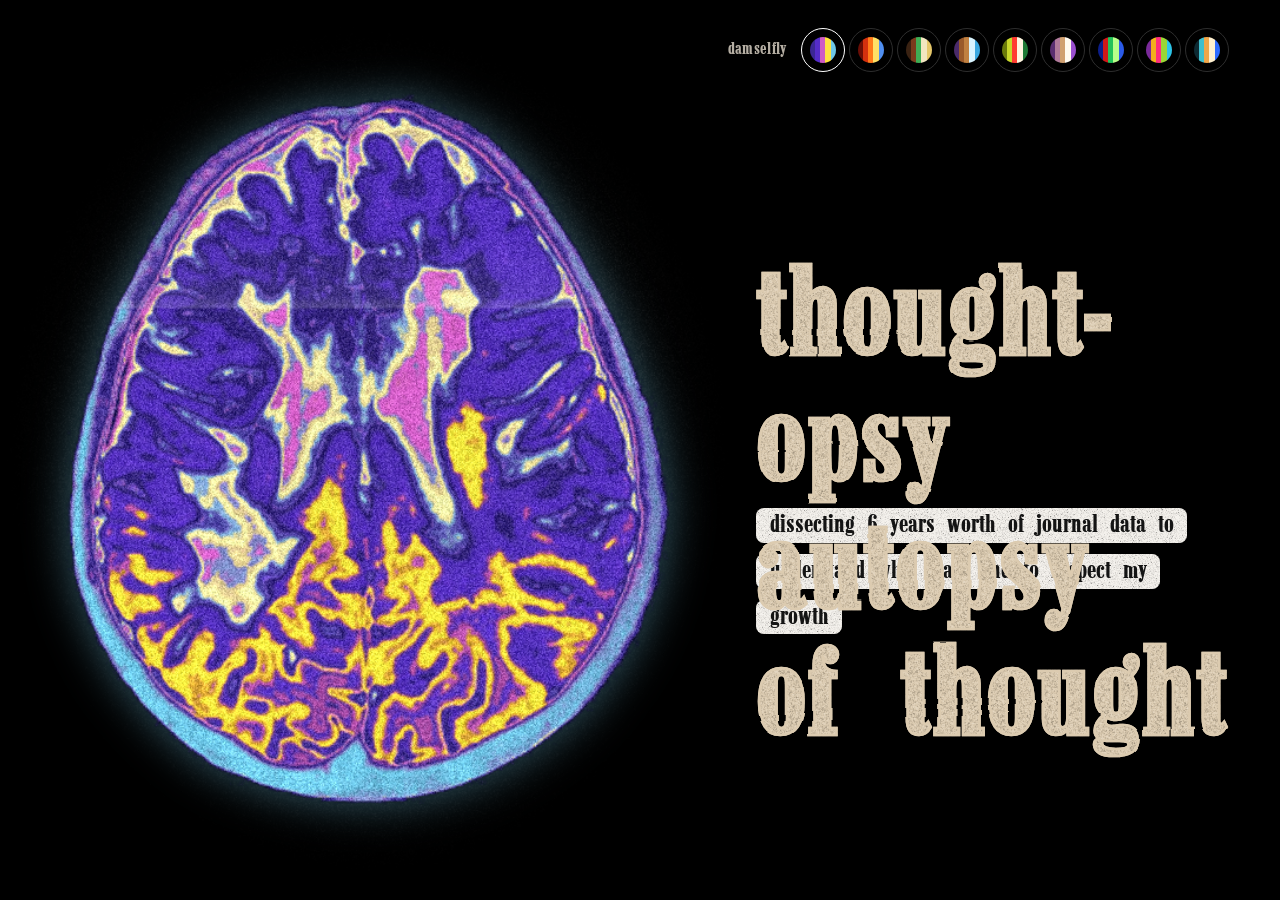
<file: autopsy-of-mind/index.html>
<!doctype html>
<html lang="en">
<head>
<meta charset="utf-8">
<meta name="viewport" content="width=device-width, initial-scale=1">
<title>thought-opsy | autopsy of thought</title>
<link rel="icon" type="image/svg+xml" href="../assets/logo-pin-square.svg?v=1">
<style>
@font-face{font-family:'Marlboro';src:url(assets/Marlboro.ttf) format('truetype');font-display:swap}
html,body{margin:0;background:#000;font-family:'Marlboro',sans-serif;color:#e6e6e6}

/* soft film grain inside the title letters, refreshed 10x a second like the scan */
.grainy{background-image:url(assets/grain-soft.png);background-size:128px 128px;-webkit-background-clip:text;background-clip:text;-webkit-text-fill-color:transparent;color:transparent;animation:grain-step 1s steps(10) infinite}
/* subtle scan-line warp on the title (filter defined in the inline <svg> below) */
h1.scanned{filter:url(#scan-warp)}
/* instagram-story style box: follows the text, breaks with each line */
.story-box{background-color:#f4f1ec;background-image:url(assets/grain-light.png);background-size:140px 140px;padding:0.22em 0.5em;border-radius:0.3em;-webkit-box-decoration-break:clone;box-decoration-break:clone;animation:grain-step 1s steps(10) infinite}
@keyframes grain-step{from{background-position:0 0}to{background-position:1730px 977px}}
@media (prefers-reduced-motion:reduce){.grainy,.story-box{animation:none}}

/* the whole hero is laid out on a 1440 x 900 grid and scaled to fit the window */
.page{position:relative;min-height:100vh;overflow:hidden;background:#000;display:flex;align-items:center;justify-content:center}
.stage{--u:min(calc(100vw / 1440), calc(100vh / 900));position:relative;width:calc(var(--u) * 1440);height:calc(var(--u) * 900);display:flex;align-items:center}
.brain-col{position:relative;flex:0 0 auto;width:calc(var(--u) * 827);height:calc(var(--u) * 900);transition:filter .7s ease}
#mri{position:absolute;left:50%;top:50%;width:calc(var(--u) * 912);height:calc(var(--u) * 1029);transform:translate(-50%,-50%);touch-action:pan-y;cursor:crosshair}
.text-col{flex:1 1 auto;min-width:0;height:calc(var(--u) * 900);box-sizing:border-box;display:flex;align-items:center;justify-content:center;padding:0 calc(var(--u) * 56) 0 calc(var(--u) * 24)}
.text-stack{display:flex;flex-direction:column;gap:calc(var(--u) * 36)}
.text-col h1{margin:0;font-weight:400;font-size:calc(var(--u) * 150);line-height:.95;height:calc(var(--u) * 238)}
.title{display:block;background-color:#dccbb0;-webkit-text-stroke:0.02em #dccbb0}
.text-col p{margin:0;max-width:19em;font-size:calc(var(--u) * 29.5);line-height:1.75;color:#141414}

/* palette picker */
.palette{position:absolute;top:28px;right:clamp(20px,4vw,64px);z-index:2;display:flex;flex-wrap:wrap;align-items:center;justify-content:flex-end;gap:14px}
.palette-label{font-family:'Marlboro',sans-serif;font-size:18px;letter-spacing:.02em;color:#b5aea3}
.swatches{display:flex;flex-wrap:wrap;gap:4px}
.swatch{width:44px;height:44px;padding:8px;box-sizing:border-box;border-radius:999px;border:1.5px solid #2e2e2e;background:transparent;cursor:pointer;display:flex}
.swatch[aria-pressed="true"]{border-color:#fff}
.swatch span{display:flex;width:100%;height:100%;border-radius:999px;overflow:hidden}
.swatch i{flex:1 1 0}

@media (max-width:760px){
  .stage{--u:calc(100vw / 860);width:100vw;height:auto;flex-direction:column;padding-bottom:48px}
  .brain-col{width:100vw;height:calc(var(--u) * 900)}
  .text-col{width:auto;height:auto;padding:0 20px}
  .text-col h1{font-size:64px;height:auto}
  .text-col p{font-size:19px}
  .palette{top:16px;right:16px;left:16px}
}
</style>
</head>
<body>
<div class="page">
  <div class="palette">
    <span class="palette-label" id="palette-label"></span>
    <div class="swatches" id="swatches"></div>
  </div>

  <svg aria-hidden="true" width="0" height="0" style="position:absolute;width:0;height:0">
    <filter id="scan-warp" x="-5%" y="-10%" width="110%" height="120%">
      <feTurbulence type="fractalNoise" baseFrequency="0.003 0.06" numOctaves="2" seed="3" result="lines">
        <animate attributeName="seed" values="3;8;13;21;34;55;89;144;233;377" dur="1s" calcMode="discrete" repeatCount="indefinite"/>
      </feTurbulence>
      <feDisplacementMap in="SourceGraphic" in2="lines" scale="2.5" xChannelSelector="R" yChannelSelector="G"/>
    </filter>
  </svg>

  <main class="stage">
    <div class="brain-col" id="brain-col">
      <canvas id="mri" role="img" aria-label="False-color MRI brain scan that slowly oozes apart into five amoeba-like pieces under the cursor and flows back together"></canvas>
    </div>
    <div class="text-col">
      <div class="text-stack">
        <h1 class="scanned"><span class="title grainy">thought-opsy</span><span class="title grainy">autopsy of thought</span></h1>
        <p><span class="story-box">dissecting 6 years worth of journal data to understand who I am and to inspect my growth</span></p>
      </div>
    </div>
  </main>
</div>

<script>
// ---------------------------------------------------------------------------
// MRI scan: palettes, amoeba split on hover, 10 fps scan-style rendering.
// ---------------------------------------------------------------------------
class DCLogic {
  constructor() { this.props = {}; this.state = {}; }
  setState(patch) { Object.assign(this.state, patch); if (this.componentDidUpdate) this.componentDidUpdate(); renderUI(); }
}

var MRI_SCHEMES = [
  { id: 'spectral', name: 'damselfly', src: 'assets/scan-damselfly.png', glow: 'rgba(110,198,230,0.45)',
    stops: ['#3b2793', '#552cc8', '#ce5bc3', '#ffe23d', '#6dc6e6'], words: ['#b9a8e6', '#e4b6d8', '#e9dcae'] },
  { id: 'ember', name: 'triumph of pan', src: 'assets/scan-ember.png', glow: 'rgba(255,140,60,0.4)',
    stops: ['#6a0e06', '#d4300e', '#ff7a1a', '#ffe066', '#4f8ef0'], words: ['#e6b49c', '#e8d4a4', '#a9c4a0'] },
  { id: 'moss', name: 'patmos', src: 'assets/scan-moss.png', glow: 'rgba(230,199,106,0.35)',
    stops: ['#3a2212', '#7a3b1c', '#3fae55', '#f3e6c0', '#e6c76a'], words: ['#cbb69c', '#b6cfa9', '#e6dcc4'] },
  { id: 'bronze', name: 'homer', src: 'assets/scan-bronze.png', glow: 'rgba(58,168,224,0.42)',
    stops: ['#4a2a6a', '#9a5a2a', '#c08040', '#d8f4ff', '#3aa8e0'], words: ['#d4b490', '#bcaad8', '#a8cbe0'] },
  { id: 'chartreuse', name: 'contusion', src: 'assets/scan-chartreuse.png', glow: 'rgba(200,216,42,0.35)',
    stops: ['#6a7a0a', '#c8d82a', '#ff3b30', '#fff6e0', '#1e7a34'], words: ['#d6dea2', '#e6b2aa', '#a9cdb0'] },
  { id: 'orchid', name: 'sea snail', src: 'assets/scan-orchid.png', glow: 'rgba(155,79,208,0.45)',
    stops: ['#5a2e70', '#b07a9a', '#d0a070', '#fffaf0', '#9b4fd0'], words: ['#c8aadb', '#e2ccb4', '#efe3d6'] },
  { id: 'signal', name: 'locomotion', src: 'assets/scan-signal.png', glow: 'rgba(42,90,232,0.5)',
    stops: ['#0c1e8a', '#d01818', '#22c25a', '#b8ff8a', '#2a5ae8'], words: ['#e4aaa8', '#acd5b6', '#a9b8e6'] },
  { id: 'embroidery', name: 'Warhol', src: 'assets/scan-embroidery.png', glow: 'rgba(44,196,232,0.42)',
    stops: ['#7a2a9a', '#f2b21c', '#ff2f7d', '#9ad636', '#2cc4e8'], words: ['#f0d6a0', '#e8adc8', '#bfe0a2'] },
  { id: 'halo', name: 'age toning', src: 'assets/scan-halo.png', glow: 'rgba(47,107,255,0.7)',
    stops: ['#0d2a33', '#3fbfcf', '#f0a64a', '#fff0d0', '#2f6bff'], words: ['#aee0e6', '#f1cba2', '#adbff5'] },
];
// Scan image is 528 x 616; the canvas adds MRI_PAD of room on every side for the pieces to drift into.
var MRI_W = 528, MRI_H = 616, MRI_PAD = 80, MRI_CX = 264, MRI_CY = 308;
var MRI_FW = MRI_W + MRI_PAD * 2, MRI_FH = MRI_H + MRI_PAD * 2;
// Five amoeba-like pieces: nuclei (relative to the scan's centre), unevenly placed.
// mag = how far each piece oozes out when the scan comes apart; dir = which way.
var MRI_CELLS = [
  { x: -110, y: -190, mag: 60 }, { x: 150, y: -130, mag: 66 }, { x: -175, y: 70, mag: 64 },
  { x: 95, y: 175, mag: 72 }, { x: 15, y: -15, mag: 18, dx: 0.3, dy: -0.95 }
].map(function (c) {
  var l = Math.sqrt(c.x * c.x + c.y * c.y) || 1;
  return { x: c.x, y: c.y, mag: c.mag, dx: c.dx ?? c.x / l, dy: c.dy ?? c.y / l, ox: 0, oy: 0, vx: 0, vy: 0, fx: 0, fy: 0, sc: 1, br: 1 };
});

class Component extends DCLogic {
  state = { scheme: null };
  cv = null;
  imgs = {};
  src = {};
  raf = 0;
  mx = 0;
  my = 0;
  over = false;
  spread = 0;
  spreadV = 0;
  hovered = -1;
  wipe = 1;
  prevId = null;
  shownId = null;
  res = 1;
  ema = 10;
  lastStep = -1;
  lastOver = false;
  last = 0;
  t0 = 0;
  cells = MRI_CELLS;

  // React may detach and re-attach the same canvas on a re-render (e.g. a palette switch).
  // Don't tear down or resize on that: resizing a canvas wipes it, which showed as a blank flash.
  setCanvas = (el) => {
    var self = this;
    if (el) {
      clearTimeout(this.detachT);
      if (el !== this.cv) { this.cv = el; this.ctx = el.getContext('2d'); this.alloc(); }
      this.lastStep = -1;
      this.start();
    } else {
      this.detachT = setTimeout(function () {
        if (self.cv && !self.cv.isConnected) { cancelAnimationFrame(self.raf); self.raf = 0; self.cv = null; }
      }, 0);
    }
  };

  onMove = (e) => {
    if (!this.cv) return;
    var r = this.cv.getBoundingClientRect();
    this.mx = (e.clientX - r.left) / r.width * MRI_FW - MRI_PAD - MRI_CX;
    this.my = (e.clientY - r.top) / r.height * MRI_FH - MRI_PAD - MRI_CY;
    // a fresh hover on a whole scan gets a fresh set of cuts
    if (!this.over && this.spread < 0.06) this.reshuffle();
    this.over = true;
    var best = 1e12, h = -1;
    for (var k = 0; k < this.cells.length; k++) {
      var c = this.cells[k], ex = this.mx - c.x, ey = this.my - c.y, d = ex * ex + ey * ey;
      if (d < best) { best = d; h = k; }
    }
    this.hovered = h;
  };

  // new random amoeba cuts: five nuclei (one near the middle) and a new noise field for the cut lines
  reshuffle() {
    var C = this.cells, pts = [], tries = 0;
    var a0 = Math.random() * Math.PI * 2;
    pts.push({ x: (Math.random() - 0.5) * 80, y: (Math.random() - 0.5) * 90, mid: true });
    for (var i = 0; i < 4; i++) {
      var ang = a0 + i * Math.PI / 2 + (Math.random() - 0.5) * 1.1;
      var rad = 140 + Math.random() * 80;
      pts.push({ x: Math.cos(ang) * rad * 0.88, y: Math.sin(ang) * rad });
    }
    for (var k = 0; k < C.length && k < pts.length; k++) {
      var c = C[k], p = pts[k], l = Math.sqrt(p.x * p.x + p.y * p.y) || 1;
      c.x = p.x; c.y = p.y;
      if (p.mid) { var am = Math.random() * Math.PI * 2; c.dx = Math.cos(am); c.dy = Math.sin(am); c.mag = 12 + Math.random() * 10; }
      else { c.dx = p.x / l; c.dy = p.y / l; c.mag = 55 + Math.random() * 22; }
    }
    if (this.ngrid) for (var g = 0; g < this.ngrid.length; g++) this.ngrid[g] = Math.random() * 2 - 1;
  }

  onLeave = () => { this.over = false; this.hovered = -1; };

  componentDidMount() {
    var self = this;
    // gaussian-ish grain table, re-sampled at a random offset every frame
    this.ngrid = new Float32Array(2 * 12 * 12);
    for (var gq = 0; gq < this.ngrid.length; gq++) this.ngrid[gq] = Math.random() * 2 - 1;
    this.noise = new Uint8Array(262144);
    for (var i = 0; i < 262144; i++) this.noise[i] = Math.max(0, Math.min(255, ((Math.random() + Math.random() + Math.random()) / 3 - 0.5) * 2.4 * 128 + 128)) | 0;
    this.shownId = this.curKey();
    this.loadImg(this.shownId, function () { MRI_SCHEMES.forEach(function (s) { self.loadImg(s.id); }); });
    this.t0 = performance.now();
    this.start();
  }

  componentWillUnmount() { cancelAnimationFrame(this.raf); this.raf = 0; this.cv = null; }

  componentDidUpdate() {
    var self = this, k = this.curKey();
    if (k !== this.shownId) {
      this.wantId = k;
      this.loadImg(k, function () { self.applyWant(); });
    }
  }

  // switch palettes only once the new scan's pixels are ready, so the old one stays on screen meanwhile
  applyWant() {
    var k = this.wantId;
    if (!k || k === this.shownId || !this.src[k]) return;
    this.prevId = this.shownId;
    this.shownId = k;
    this.wantId = null;
    this.wipe = 0;
    this.lastStep = -1;
  }

  curKey() { return this.state.scheme || this.props.scheme || 'spectral'; }

  scheme(id) {
    var k = id || this.curKey();
    for (var i = 0; i < MRI_SCHEMES.length; i++) if (MRI_SCHEMES[i].id === k) return MRI_SCHEMES[i];
    return MRI_SCHEMES[0];
  }

  loadImg(id, then) {
    var self = this;
    if (this.imgs[id]) { if (then) then(); return; }
    var im = new Image();
    im.decoding = 'async';
    this.imgs[id] = im;
    im.onload = function () {
      try {
        var c = document.createElement('canvas'); c.width = MRI_W; c.height = MRI_H;
        var x = c.getContext('2d');
        // soften it the way a scan reads: down to ~60% and back up
        var s2 = document.createElement('canvas'); s2.width = 317; s2.height = 370;
        var x2 = s2.getContext('2d'); x2.imageSmoothingQuality = 'high';
        x2.drawImage(im, 0, 0, 317, 370);
        x.clearRect(0, 0, MRI_W, MRI_H); x.imageSmoothingQuality = 'high';
        x.drawImage(s2, 0, 0, MRI_W, MRI_H);
        self.src[id] = new Uint32Array(x.getImageData(0, 0, MRI_W, MRI_H).data.buffer);
      } catch (err) { self.src[id] = null; }
      if (then) then();
    };
    im.onerror = function () { if (then) then(); };
    im.src = this.scheme(id).src;
  }

  alloc() {
    if (!this.cv) return;
    var OW = Math.round(MRI_FW * this.res), OH = Math.round(MRI_FH * this.res);
    this.OW = OW; this.OH = OH;
    if (this.cv.width !== OW || this.cv.height !== OH) { this.cv.width = OW; this.cv.height = OH; }
    this.img = this.ctx.createImageData(OW, OH);
    this.out = new Uint32Array(this.img.data.buffer);
    this.rowY = new Float32Array(OH); this.colX = new Float32Array(OW);
    this.GW = (OW >> 2) + 2; this.GH = (OH >> 2) + 2;
    this.WX = new Float32Array(this.GW * this.GH); this.WY = new Float32Array(this.GW * this.GH);
  }

  start() {
    if (this.raf || !this.cv) return;
    var self = this;
    this.last = performance.now();
    var loop = function (now) {
      if (!self.cv) { self.raf = 0; return; }
      var dt = Math.min(2.5, (now - self.last) / 16.667);
      self.last = now;
      self.tick(dt, now);
      self.raf = requestAnimationFrame(loop);
    };
    this.raf = requestAnimationFrame(loop);
  }

  tick(dt, now) {
    var t = (now - this.t0) / 1000, C = this.cells, k, c;
    var target = this.over ? 1 : 0;
    this.spreadV = (this.spreadV + (target - this.spread) * 0.022 * dt) * Math.pow(0.86, dt);
    this.spread += this.spreadV * dt;
    var sp = this.spread < 0 ? 0 : this.spread;
    for (k = 0; k < C.length; k++) {
      c = C[k];
      var tx = c.dx * c.mag * sp, ty = c.dy * c.mag * sp;
      if (k === this.hovered) {
        var ax = c.x - this.mx, ay = c.y - this.my, al = Math.sqrt(ax * ax + ay * ay);
        if (al < 10) { ax = c.dx; ay = c.dy; al = 1; }
        tx += ax / al * 30; ty += ay / al * 30;
      }
      c.vx = (c.vx + (tx - c.ox) * 0.05 * dt) * Math.pow(0.77, dt);
      c.vy = (c.vy + (ty - c.oy) * 0.05 * dt) * Math.pow(0.77, dt);
      c.ox += c.vx * dt; c.oy += c.vy * dt;
    }
    if (this.wipe < 1) this.wipe = Math.min(1, this.wipe + 0.03 * dt);

    // Stop-motion, like an MRI cine: the picture only changes 10 times a second, each frame held, hard cuts between.
    // Motion is worked out smoothly underneath, but only shown on those frames.
    if (this.wantId) this.applyWant();
    var step = Math.floor(t * 10);
    if (step === this.lastStep && this.over === this.lastOver) return;
    this.lastStep = step; this.lastOver = this.over;
    for (k = 0; k < C.length; k++) {
      c = C[k];
      var h = k === this.hovered ? 1.5 : 1, j = 0.4 + sp * 0.8;
      // each frame is a slightly different 'slice' of every piece
      c.fx = c.ox + (Math.random() - 0.5) * 3 * j * h;
      c.fy = c.oy + (Math.random() - 0.5) * 3 * j * h;
      c.sc = 1 + (Math.random() - 0.5) * (0.006 + sp * 0.025) * h;
      c.br = 1 + (Math.random() - 0.5) * (0.05 + sp * 0.1) * h;
    }
    var t1 = performance.now();
    this.render(step / 10);
    this.ema = this.ema * 0.8 + (performance.now() - t1) * 0.2;
    if (this.ema > 40 && this.res > 0.6) { this.res -= 0.15; this.ema = 20; this.alloc(); }
  }

  render(t) {
    var ctx = this.ctx, cur = this.src[this.shownId];
    var C = this.cells, K = C.length, k;
    if (!cur) {
      ctx.setTransform(1, 0, 0, 1, 0, 0);
      ctx.clearRect(0, 0, this.OW, this.OH);
      var im = this.imgs[this.shownId];
      if (im && im.complete && im.naturalWidth) ctx.drawImage(im, MRI_PAD * this.res, MRI_PAD * this.res, MRI_W * this.res, MRI_H * this.res);
      return;
    }
    var prevSrc = (this.wipe < 1 && this.prevId) ? this.src[this.prevId] : null;
    var res = this.res, OW = this.OW, OH = this.OH, out = this.out, noise = this.noise;
    var rowY = this.rowY, colX = this.colX;
    var sp = this.spread < 0 ? 0 : this.spread;
    var ox, oy, v;
    for (oy = 0; oy < OH; oy++) rowY[oy] = oy / res - MRI_PAD - MRI_CY;
    for (ox = 0; ox < OW; ox++) colX[ox] = ox / res - MRI_PAD - MRI_CX;
    // amoeba cut lines: a smooth noise field bends the boundaries into blobs, and slowly flows
    var GW = this.GW, GH = this.GH, WX = this.WX, WY = this.WY, NG = this.ngrid, G = 12;
    var amp = 34 + sp * 6, drift = t * 0.018, gi, gj;
    for (gj = 0; gj < GH; gj++) {
      for (gi = 0; gi < GW; gi++) {
        var u = (gi * 4 / OW + drift) * G, w = (gj * 4 / OH - drift * 0.7) * G;
        var i0 = Math.floor(u), j0 = Math.floor(w), fu = u - i0, fw = w - j0;
        fu = fu * fu * (3 - 2 * fu); fw = fw * fw * (3 - 2 * fw);
        i0 = ((i0 % G) + G) % G; j0 = ((j0 % G) + G) % G;
        var i1 = (i0 + 1) % G, j1 = (j0 + 1) % G, gidx = gj * GW + gi;
        for (var ch = 0; ch < 2; ch++) {
          var base = ch * G * G;
          var val = (NG[base + j0 * G + i0] * (1 - fu) + NG[base + j0 * G + i1] * fu) * (1 - fw) + (NG[base + j1 * G + i0] * (1 - fu) + NG[base + j1 * G + i1] * fu) * fw;
          if (ch === 0) WX[gidx] = val * amp; else WY[gidx] = val * amp;
        }
      }
    }
    var CX = new Float32Array(K), CY = new Float32Array(K), OXa = new Float32Array(K), OYa = new Float32Array(K), SC = new Float32Array(K), BR = new Float32Array(K);
    for (k = 0; k < K; k++) {
      var fx = C[k].fx ?? C[k].ox, fy = C[k].fy ?? C[k].oy;
      CX[k] = C[k].x + fx; CY[k] = C[k].y + fy; OXa[k] = fx; OYa[k] = fy; SC[k] = C[k].sc || 1; BR[k] = C[k].br || 1;
    }
    var gapBase = sp * 0.4, glowK = sp * 0.3;
    var mx = this.mx, my = this.my, rep = this.over ? 14 * sp : 0, RR = 70 * 70, invR2 = 1 / (36 * 36);
    var wipeRow = this.wipe * OH;
    var nOff = (Math.random() * 262144) | 0, nMask = 262143;
    var grain = 0.34, floorK = 0.5;
    var ivx = 1 / (MRI_W * 0.62), ivy = 1 / (MRI_H * 0.62);
    var o = 0;

    for (oy = 0; oy < OH; oy++) {
      var py = rowY[oy], growBase = (oy >> 2) * GW;
      var sh = (!prevSrc || oy < wipeRow) ? cur : prevSrc;
      var vy2 = py * ivy; vy2 *= vy2;
      for (ox = 0; ox < OW; ox++, o++) {
        var n = noise[(o * 7 + nOff) & nMask];
        var px = colX[ox], qy0 = py, inside = false, c = 0, m = 1e9, k1 = 0;
        if (rep > 0.2) {
          var ex = px - mx, ey = qy0 - my, e2 = ex * ex + ey * ey;
          if (e2 < RR) {
            var e = Math.sqrt(e2) + 0.001, f = rep * Math.exp(-e2 * invR2) * (e / (e + 12));
            px -= ex / e * f; qy0 -= ey / e * f;
          }
        }
        var gx = growBase + (ox >> 2), wx = px + WX[gx], wy = qy0 + WY[gx];
        var b1 = 1e12, b2 = 1e12;
        for (k = 0; k < K; k++) {
          var ddx = wx - CX[k], ddy = wy - CY[k], d = ddx * ddx + ddy * ddy;
          if (d < b1) { b2 = b1; b1 = d; k1 = k; } else if (d < b2) b2 = d;
        }
        if (gapBase > 0.002) {
          var e1 = Math.sqrt(b1);
          m = Math.sqrt(b2) - e1 * (1 + gapBase);
        }
        if (m > 0) {
          var s = SC[k1], nx0 = C[k1].x, ny0 = C[k1].y;
          var sx = (nx0 + (px - OXa[k1] - nx0) * s + MRI_CX) | 0, sy = (ny0 + (qy0 - OYa[k1] - ny0) * s + MRI_CY) | 0;
          if (sx >= 0 && sy >= 0 && sx < MRI_W && sy < MRI_H) { c = sh[sy * MRI_W + sx]; inside = (c >>> 24) > 8; }
        }
        if (inside) {
          // tissue: soft scan image + per-frame grain (signal-dependent, like MRI noise)
          var a = c >>> 24, gl = BR[k1];
          if (m < 5 && glowK > 0.01) { gl += glowK * (1 - m / 5); if (m < 1) a *= m; }
          var nz = (n - 128) * grain;
          var r = (c & 255) * gl + nz, g = ((c >> 8) & 255) * gl + nz, b = ((c >> 16) & 255) * gl + nz;
          a += nz * 0.6;
          r = r < 0 ? 0 : r > 255 ? 255 : r; g = g < 0 ? 0 : g > 255 ? 255 : g;
          b = b < 0 ? 0 : b > 255 ? 255 : b; a = a < 0 ? 0 : a > 255 ? 255 : a;
          out[o] = ((a << 24) | (b << 16) | (g << 8) | r) >>> 0;
        } else {
          // noise floor around and between the pieces, fading out toward the frame edge
          var vx2 = px * ivx, vg = 1 - (vx2 * vx2 + vy2);
          if (vg > 0) {
            var q = n * vg, al = (q * q) / 255 * floorK;
            out[o] = al < 1 ? 0 : (((al | 0) << 24) | 0x00d8d8d8) >>> 0;
          } else out[o] = 0;
        }
      }
    }
    ctx.putImageData(this.img, 0, 0);

    // scanner refresh band, stepped with the frames
    ctx.globalCompositeOperation = 'source-atop';
    var period = 3.6, sy2 = ((t % period) / period) * (OH + 120 * res) - 60 * res;
    var grd = ctx.createLinearGradient(0, sy2 - 60 * res, 0, sy2 + 4 * res);
    grd.addColorStop(0, 'rgba(255,255,255,0)');
    grd.addColorStop(0.85, 'rgba(255,255,255,0.06)');
    grd.addColorStop(1, 'rgba(255,255,255,0.18)');
    ctx.fillStyle = grd;
    ctx.fillRect(0, sy2 - 60 * res, OW, 64 * res);
    if (prevSrc) { ctx.fillStyle = 'rgba(255,255,255,0.45)'; ctx.fillRect(0, wipeRow - 1, OW, 2); }
    ctx.globalCompositeOperation = 'source-over';
  }

  renderVals() {
    var self = this, sc = this.scheme();
    return {
      setCanvas: this.setCanvas,
      onMove: this.onMove,
      onLeave: this.onLeave,
      schemeName: sc.name,
      w1: sc.words[0], w2: sc.words[1], w3: sc.words[2], canvasFilter: 'drop-shadow(0 0 22px ' + (sc.glow || 'rgba(0,0,0,0)') + ')',
      schemes: MRI_SCHEMES.map(function (m) {
        return {
          name: m.name,
          pressed: m.id === sc.id ? 'true' : 'false',
          ring: m.id === sc.id ? '#ffffff' : '#2e2e2e',
          stops: m.stops.map(function (c) { return { c: c }; }),
          pick: function () { self.setState({ scheme: m.id }); }
        };
      })
    };
  }
}

// ---------------------------------------------------------------------------
// Wiring: canvas events + palette buttons
// ---------------------------------------------------------------------------
const mri = new Component();
mri.props = { scheme: 'spectral' };   // starting palette
const canvas = document.getElementById('mri');
canvas.addEventListener('pointermove', mri.onMove);
canvas.addEventListener('pointerdown', mri.onMove);
canvas.addEventListener('pointerleave', mri.onLeave);
canvas.addEventListener('pointercancel', mri.onLeave);
mri.componentDidMount();
mri.setCanvas(canvas);

const swatchWrap = document.getElementById('swatches');
const label = document.getElementById('palette-label');
const buttons = MRI_SCHEMES.map(function (s) {
  const b = document.createElement('button');
  b.type = 'button';
  b.className = 'swatch';
  b.setAttribute('aria-label', s.name + ' palette');
  const strip = document.createElement('span');
  s.stops.forEach(function (c) { const i = document.createElement('i'); i.style.background = c; strip.appendChild(i); });
  b.appendChild(strip);
  b.addEventListener('click', function () { mri.setState({ scheme: s.id }); });
  swatchWrap.appendChild(b);
  return b;
});

function renderUI() {
  const v = mri.renderVals();
  document.getElementById('brain-col').style.filter = v.canvasFilter;
  label.textContent = v.schemeName;
  v.schemes.forEach(function (s, i) { buttons[i].setAttribute('aria-pressed', s.pressed); });
}
renderUI();
</script>
</body>
</html>
</file>
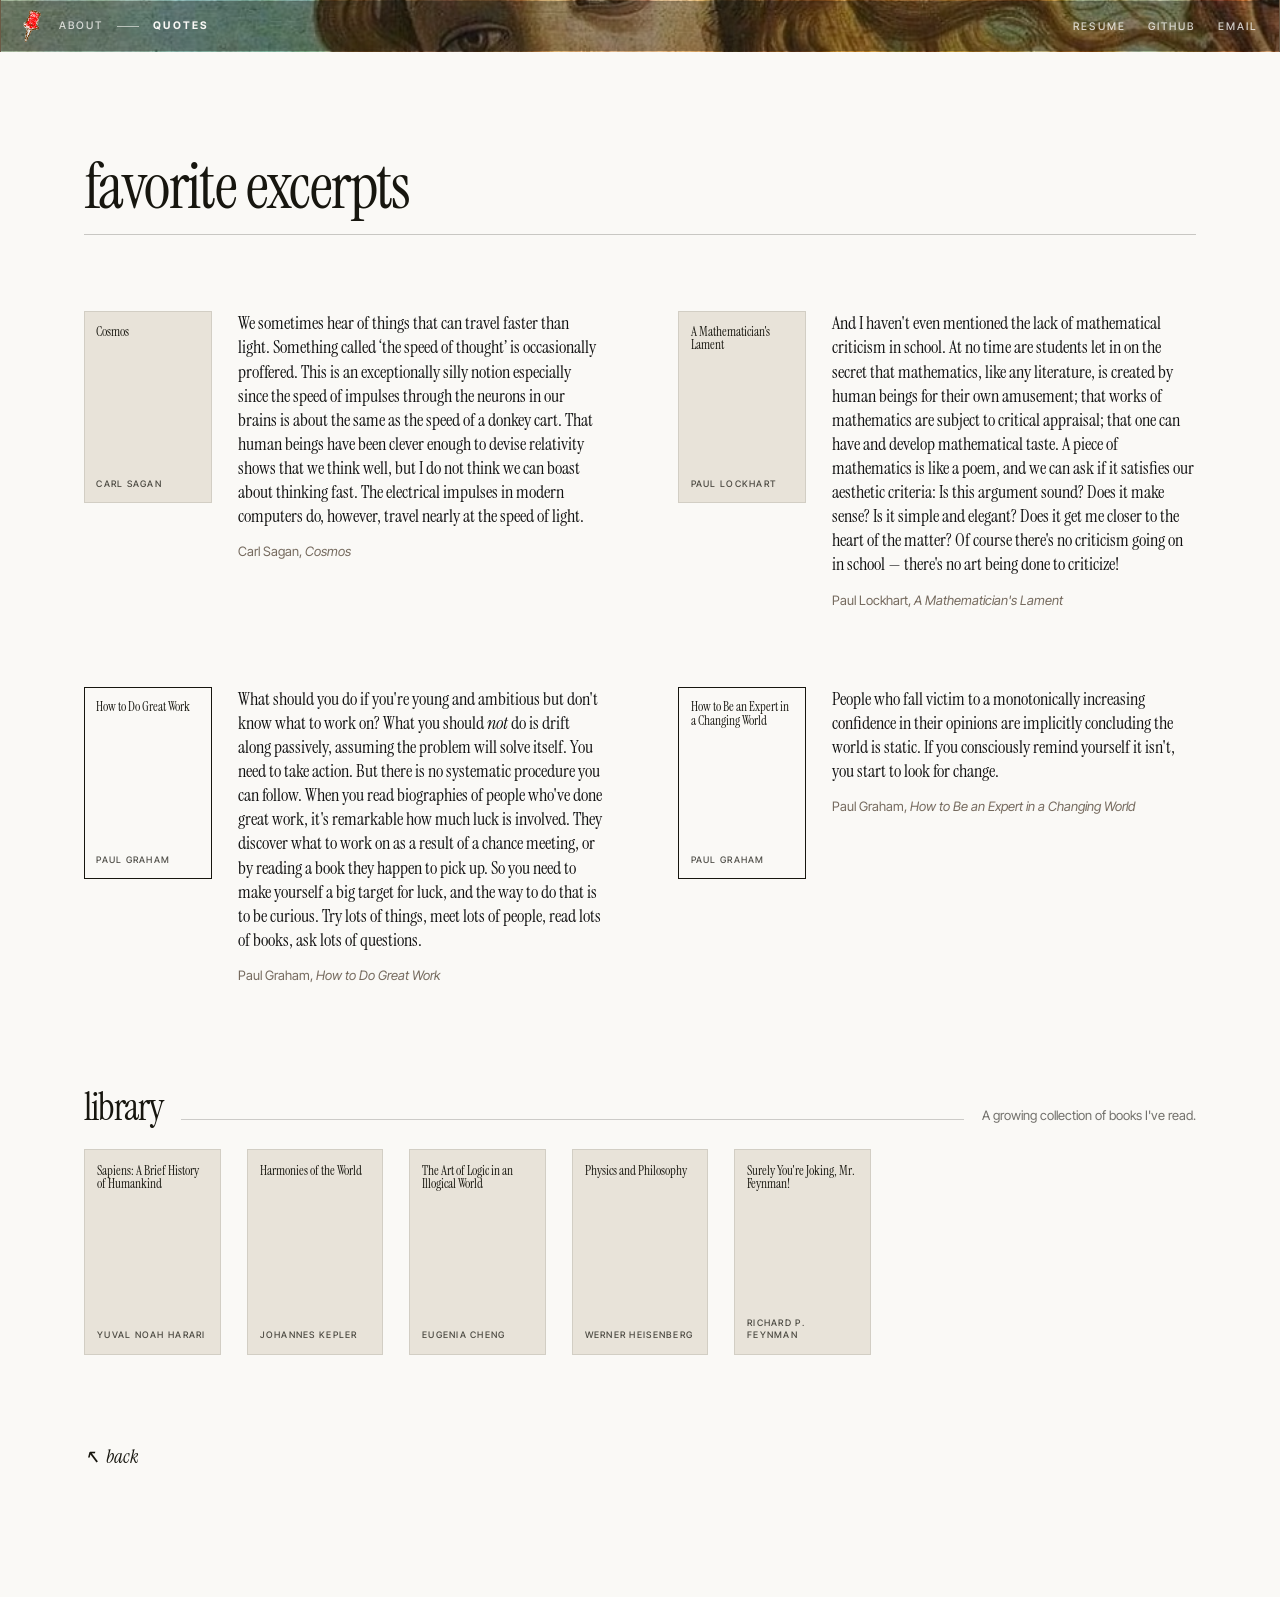
<file: about/quotes/index.html>
<!doctype html>
<html lang="en">
<head>
<meta charset="utf-8">
<meta name="viewport" content="width=device-width,initial-scale=1">
<title>Ruth Sharon — Favorite Excerpts & Books</title>
<link rel="icon" type="image/svg+xml" href="../../assets/logo-pin-square.svg?v=1">
<link rel="preconnect" href="https://fonts.googleapis.com">
<link rel="preconnect" href="https://fonts.gstatic.com" crossorigin>
<link rel="stylesheet" href="https://fonts.googleapis.com/css2?family=Instrument+Serif:ital@0;1&family=Inter+Tight:wght@400;500;600;700&display=swap">
<style>
:root{--ivory:#FAF9F6;--ink:#17160F;--mid:rgba(23,22,15,.6);
  --ser:'Instrument Serif',Georgia,serif;--gr:'Inter Tight',Helvetica,Arial,sans-serif}
*{box-sizing:border-box}
body{margin:0;background:var(--ivory);color:var(--ink);font-family:var(--gr);-webkit-font-smoothing:antialiased}
a{color:inherit;text-decoration:none}
.bar{position:fixed;left:0;right:0;top:0;height:38px;z-index:50;display:flex;align-items:center;
  justify-content:space-between;padding:0 18px;font-size:13px;letter-spacing:.01em;
  background:rgba(250,249,246,.9);backdrop-filter:blur(6px);border-bottom:1px solid rgba(23,22,15,.16)}
.bar nav{display:flex;gap:18px;color:var(--mid)}
.bar nav a:hover{color:var(--ink)}

/* breadcrumb in the bar: same style as the main site (small tracked capitals, hairline between,
   the page you're on bold black, the rest grey) */
.bar .crumbs{display:flex;align-items:center;gap:14px;font-family:var(--gr);font-size:10.5px;font-weight:500;
  letter-spacing:.2em;text-transform:uppercase;color:#9A9384;line-height:1}
.bar .crumbs a{transition:color .2s ease}
.bar .crumbs a:hover{color:var(--ink)}
.bar .crumbs [aria-current="page"]{color:var(--ink);font-weight:600}
.bar .crumbs .sep{display:block;width:22px;height:1px;background:var(--ink);opacity:.35}
.bar .crumbs .logo{display:block;line-height:0;margin-right:4px}
.bar .crumbs .logo img{display:block;width:26px;height:26px;object-fit:contain}
.bar nav{font-size:10.5px;font-weight:500;letter-spacing:.2em;text-transform:uppercase;color:#9A9384;gap:22px}
@media (max-width:700px){.bar .crumbs,.bar nav{font-size:9.5px;letter-spacing:.16em}.bar .crumbs{gap:10px}.bar nav{gap:14px}.bar .crumbs .sep{width:14px}}
/* the painted bar: same as the main site, floats off the page once you scroll */
.bar{height:52px;padding:0 22px;border:1px solid transparent;-webkit-backdrop-filter:none;backdrop-filter:none;
  background:#6B5A45 url("../../assets/header-venus.jpg") center 33%/cover no-repeat;
  transition:left .5s cubic-bezier(.2,.9,.2,1),right .5s cubic-bezier(.2,.9,.2,1),top .5s cubic-bezier(.2,.9,.2,1),border-color .35s ease}
.bar::before{content:"";position:absolute;inset:0;background:rgba(23,22,15,.38);pointer-events:none}
.bar>*{position:relative}
.bar.is-floating{left:14px;right:14px;top:12px;border-color:#17160F}
.bar .crumbs,.bar nav{color:rgba(250,249,246,.78)}
.bar .crumbs a:hover,.bar nav a:hover,.bar .crumbs [aria-current="page"]{color:#FAF9F6}
.bar .crumbs [aria-current="page"]{font-weight:700}
.bar .crumbs .sep{background:#FAF9F6;opacity:.6}
.bar .crumbs .logo img{width:auto;height:32px}
@media (max-width:700px){.bar{height:46px;padding:0 14px}.bar.is-floating{left:8px;right:8px;top:8px}.bar .crumbs .logo img{width:auto;height:28px}}
@media (max-width:520px){.bar nav{display:none}.bar .crumbs{white-space:nowrap}}
main{max-width:1240px;margin:0 auto;padding:clamp(110px,12vw,170px) clamp(22px,5vw,72px) clamp(90px,10vw,150px)}
.excerpts-head{border-bottom:1px solid rgba(23,22,15,.22);padding-bottom:14px}
.excerpts-head h1,.shelf-h{font:400 clamp(36px,5vw,67px)/1.03 var(--ser);letter-spacing:-.025em;margin:0}
blockquote{margin:0}
blockquote p{margin:0;text-wrap:pretty}
cite{display:block;font:400 13px/1.5 var(--gr);color:#756a5e;font-style:normal}
cite em{font-style:italic}
/* each excerpt sits beside its book, as if the book were open at that page */
.spreads{display:grid;grid-template-columns:repeat(2,minmax(0,1fr));gap:clamp(48px,6vw,88px) clamp(40px,6vw,96px);margin-top:clamp(48px,6vw,80px);align-items:start}
.spread{display:grid;grid-template-columns:clamp(96px,10vw,132px) minmax(0,1fr);gap:clamp(18px,2vw,28px);align-items:start}
.spread p{font:400 clamp(18px,1.4vw,21px)/1.34 var(--ser);color:#111}
.spread cite{margin-top:14px}
/* a book cover: the real cover art, or for an essay a plain outlined card with its title */
.cover{position:relative;display:block;aspect-ratio:2/3;overflow:hidden;background:#E8E3D9;border:1px solid rgba(23,22,15,.1);transition:transform .25s ease}
.cover img{position:relative;z-index:1;display:block;width:100%;height:100%;object-fit:cover}
a.cover:hover{transform:translateY(-4px)}
a.cover:focus-visible{outline:2px solid #b4482f;outline-offset:3px}
.cover .fb{position:absolute;inset:0;display:flex;flex-direction:column;justify-content:space-between;padding:10% 9%;color:#17160F}
.cover .fb b{font:400 clamp(12px,1vw,15px)/1.05 var(--ser)}
.cover .fb small{font:500 9px/1.3 var(--gr);letter-spacing:.14em;text-transform:uppercase;opacity:.75}
.cover.essay{background:#FAF9F6;border-color:#17160F}
/* the shelf carries straight on in the same covers */
.shelf{margin-top:clamp(64px,8vw,104px)}
.shelf-top{display:flex;align-items:baseline;gap:18px;margin-bottom:22px}
.shelf-top .line{flex:1;height:1px;background:rgba(23,22,15,.2)}
.shelf-h{font-size:clamp(28px,3vw,40px)}
.shelf-n{font:400 13px var(--gr);color:var(--mid)}
.wall{display:grid;grid-template-columns:repeat(auto-fill,minmax(clamp(96px,10vw,132px),1fr));gap:clamp(18px,2vw,28px);list-style:none;margin:0;padding:0}
.wall li{min-width:0}
@media (max-width:860px){.spreads{grid-template-columns:1fr}}
@media (max-width:480px){.spread{grid-template-columns:72px minmax(0,1fr)}}
.back{display:inline-flex;gap:.3em;align-items:baseline;margin-top:clamp(56px,7vw,96px);font-family:var(--ser);font-style:italic;font-size:clamp(18px,1.5vw,23px)}
.back:hover{text-decoration:underline;text-decoration-thickness:1px;text-underline-offset:4px}
</style>
</head>
<body>
<div class="bar"><div class="crumbs"><a class="logo" href="../../" aria-label="home"><img src="../../assets/logo-pin.png" alt=""></a><a data-up href="../">about</a><i class="sep" aria-hidden="true"></i><span aria-current="page">quotes</span></div>
  <nav><a href="../../assets/RuthSharon__Resume.pdf">resume</a><a href="https://github.com/ruth1445">github</a><a href="mailto:ruth.sharon@rutgers.edu">email</a></nav></div>

<main>
  <header class="excerpts-head"><h1>favorite excerpts</h1></header>

  <section class="spreads" aria-label="Favorite excerpts">
    <article class="spread">
      <a class="cover" href="https://openlibrary.org/isbn/9780345539434" target="_blank" rel="noopener noreferrer" aria-label="Cosmos by Carl Sagan"><span class="fb" aria-hidden="true"><b>Cosmos</b><small>Carl Sagan</small></span><img src="https://covers.openlibrary.org/b/isbn/9780345539434-L.jpg?default=false" alt="Cover of Cosmos" decoding="async" onerror="this.remove()"></a>
      <div><blockquote><p>We sometimes hear of things that can travel faster than light. Something called &lsquo;the speed of thought&rsquo; is occasionally proffered. This is an exceptionally silly notion especially since the speed of impulses through the neurons in our brains is about the same as the speed of a donkey cart. That human beings have been clever enough to devise relativity shows that we think well, but I do not think we can boast about thinking fast. The electrical impulses in modern computers do, however, travel nearly at the speed of light.</p></blockquote>
      <cite>Carl Sagan, <em>Cosmos</em></cite></div>
    </article>
    <article class="spread">
      <a class="cover" href="https://openlibrary.org/isbn/9781934137178" target="_blank" rel="noopener noreferrer" aria-label="A Mathematician&#x27;s Lament by Paul Lockhart"><span class="fb" aria-hidden="true"><b>A Mathematician&#x27;s Lament</b><small>Paul Lockhart</small></span><img src="https://covers.openlibrary.org/b/isbn/9781934137178-L.jpg?default=false" alt="Cover of A Mathematician&#x27;s Lament" decoding="async" onerror="this.remove()"></a>
      <div><blockquote><p>And I haven't even mentioned the lack of mathematical criticism in school. At no time are students let in on the secret that mathematics, like any literature, is created by human beings for their own amusement; that works of mathematics are subject to critical appraisal; that one can have and develop mathematical taste. A piece of mathematics is like a poem, and we can ask if it satisfies our aesthetic criteria: Is this argument sound? Does it make sense? Is it simple and elegant? Does it get me closer to the heart of the matter? Of course there's no criticism going on in school &mdash; there's no art being done to criticize!</p></blockquote>
      <cite>Paul Lockhart, <em>A Mathematician's Lament</em></cite></div>
    </article>
    <article class="spread">
      <a class="cover essay" href="https://paulgraham.com/greatwork.html" target="_blank" rel="noopener noreferrer" aria-label="How to Do Great Work by Paul Graham"><span class="fb"><b>How to Do Great Work</b><small>Paul Graham</small></span></a>
      <div><blockquote><p>What should you do if you're young and ambitious but don't know what to work on? What you should <em>not</em> do is drift along passively, assuming the problem will solve itself. You need to take action. But there is no systematic procedure you can follow. When you read biographies of people who've done great work, it's remarkable how much luck is involved. They discover what to work on as a result of a chance meeting, or by reading a book they happen to pick up. So you need to make yourself a big target for luck, and the way to do that is to be curious. Try lots of things, meet lots of people, read lots of books, ask lots of questions.</p></blockquote>
      <cite>Paul Graham, <em>How to Do Great Work</em></cite></div>
    </article>
    <article class="spread">
      <a class="cover essay" href="https://paulgraham.com/ecw.html" target="_blank" rel="noopener noreferrer" aria-label="How to Be an Expert in a Changing World by Paul Graham"><span class="fb"><b>How to Be an Expert in a Changing World</b><small>Paul Graham</small></span></a>
      <div><blockquote><p>People who fall victim to a monotonically increasing confidence in their opinions are implicitly concluding the world is static. If you consciously remind yourself it isn't, you start to look for change.</p></blockquote>
      <cite>Paul Graham, <em>How to Be an Expert in a Changing World</em></cite></div>
    </article>
  </section>

  <section class="shelf" aria-labelledby="books-title">
    <div class="shelf-top"><h2 class="shelf-h" id="books-title">library</h2><i class="line"></i><span class="shelf-n">A growing collection of books I've read.</span></div>
    <ul class="wall">
      <li><a class="cover" href="https://openlibrary.org/isbn/9780062316097" target="_blank" rel="noopener noreferrer" aria-label="Sapiens: A Brief History of Humankind by Yuval Noah Harari"><span class="fb" aria-hidden="true"><b>Sapiens: A Brief History of Humankind</b><small>Yuval Noah Harari</small></span><img src="https://covers.openlibrary.org/b/isbn/9780062316097-L.jpg?default=false" alt="Cover of Sapiens: A Brief History of Humankind" loading="lazy" decoding="async" onerror="this.remove()"></a></li>
      <li><a class="cover" href="https://openlibrary.org/isbn/9780871692092" target="_blank" rel="noopener noreferrer" aria-label="Harmonies of the World by Johannes Kepler"><span class="fb" aria-hidden="true"><b>Harmonies of the World</b><small>Johannes Kepler</small></span><img src="https://covers.openlibrary.org/b/isbn/9780871692092-L.jpg?default=false" alt="Cover of Harmonies of the World" loading="lazy" decoding="async" onerror="this.remove()"></a></li>
      <li><a class="cover" href="https://openlibrary.org/isbn/9781541672482" target="_blank" rel="noopener noreferrer" aria-label="The Art of Logic in an Illogical World by Eugenia Cheng"><span class="fb" aria-hidden="true"><b>The Art of Logic in an Illogical World</b><small>Eugenia Cheng</small></span><img src="https://covers.openlibrary.org/b/isbn/9781541672482-L.jpg?default=false" alt="Cover of The Art of Logic in an Illogical World" loading="lazy" decoding="async" onerror="this.remove()"></a></li>
      <li><a class="cover" href="https://openlibrary.org/isbn/9780061209192" target="_blank" rel="noopener noreferrer" aria-label="Physics and Philosophy by Werner Heisenberg"><span class="fb" aria-hidden="true"><b>Physics and Philosophy</b><small>Werner Heisenberg</small></span><img src="https://covers.openlibrary.org/b/isbn/9780061209192-L.jpg?default=false" alt="Cover of Physics and Philosophy" loading="lazy" decoding="async" onerror="this.remove()"></a></li>
      <li><a class="cover" href="https://openlibrary.org/isbn/9780393316049" target="_blank" rel="noopener noreferrer" aria-label="Surely You&#x27;re Joking, Mr. Feynman! by Richard P. Feynman"><span class="fb" aria-hidden="true"><b>Surely You&#x27;re Joking, Mr. Feynman!</b><small>Richard P. Feynman</small></span><img src="https://covers.openlibrary.org/b/isbn/9780393316049-L.jpg?default=false" alt="Cover of Surely You&#x27;re Joking, Mr. Feynman!" loading="lazy" decoding="async" onerror="this.remove()"></a></li>
    </ul>
  </section>

  <a data-up class="back" href="../"><span aria-hidden="true">&#8598;</span>back</a>
</main>
<script>
// "up" links (to the page one level above): if that page is the one you came from, step back to it
// instead of adding a new history entry, so the back button doesn't replay pages
document.addEventListener('click', function (e) {
  var a = e.target.closest && e.target.closest('a[data-up]');
  if (!a || e.button !== 0 || e.metaKey || e.ctrlKey || e.shiftKey || e.altKey || !document.referrer) return;
  var to = new URL(a.getAttribute('href'), location.href), from = new URL(document.referrer);
  var norm = function (p) { return p.replace(/index\.html$/, ''); };
  if (from.origin === to.origin && norm(from.pathname) === norm(to.pathname) && history.length > 1) { e.preventDefault(); history.back(); }
});
</script>
<script>
// the bar floats off the page once you scroll
(function () { var bar = document.querySelector('.bar'); if (!bar) return;
  var f = function () { bar.classList.toggle('is-floating', (window.scrollY || 0) > 4); };
  window.addEventListener('scroll', f, { passive: true }); f(); })();
</script>
</body>
</html>
</file>
<file: about/css/base.css>
:root{--ivory:#FAF9F6;--ink:#17160F;--mid:rgba(23,22,15,.6);--fnt:rgba(23,22,15,.34);
  --red:#D8352A;--yel:#F2E200;--grn:#15CF5E;--pnk:#FF2B86;--blu:#1B1BD4;
  --ser:'Instrument Serif',Georgia,serif;--mn:'IBM Plex Mono',monospace;
  --gr:'Inter Tight',Helvetica,Arial,sans-serif;
  --grain:url("data:image/svg+xml;utf8,<svg xmlns='http://www.w3.org/2000/svg' width='260' height='260'><filter id='n' x='0' y='0'><feTurbulence type='fractalNoise' baseFrequency='0.8' numOctaves='4' stitchTiles='stitch'/><feColorMatrix type='saturate' values='0'/></filter><rect width='260' height='260' filter='url(%23n)'/></svg>")}
*{box-sizing:border-box}
html{scroll-behavior:smooth}
body{margin:0;background:var(--ivory);color:var(--ink);font-family:var(--gr);
  -webkit-font-smoothing:antialiased}
a{color:inherit;text-decoration:none}
section{position:relative;display:block}

/* the bar, always there */
.bar{position:fixed;left:0;right:0;top:0;height:38px;z-index:50;display:flex;align-items:center;
  justify-content:space-between;padding:0 18px;font-family:var(--gr);font-size:13px;letter-spacing:.01em;
  text-transform:none;background:rgba(250,249,246,.9);backdrop-filter:blur(6px);
  border-bottom:1px solid rgba(23,22,15,.16);mix-blend-mode:normal}
.bar nav{display:flex;gap:18px;color:var(--mid)}
.bar nav a:hover{color:var(--ink)}

/* breadcrumb in the bar: same style as the main site (small tracked capitals, hairline between,
   the page you're on bold black, the rest grey) */
.bar .crumbs{display:flex;align-items:center;gap:14px;font-family:var(--gr);font-size:10.5px;font-weight:500;
  letter-spacing:.2em;text-transform:uppercase;color:#9A9384;line-height:1}
.bar .crumbs a{transition:color .2s ease}
.bar .crumbs a:hover{color:var(--ink)}
.bar .crumbs [aria-current="page"]{color:var(--ink);font-weight:600}
.bar .crumbs .sep{display:block;width:22px;height:1px;background:var(--ink);opacity:.35}
.bar .crumbs .logo{display:block;line-height:0;margin-right:4px}
.bar .crumbs .logo img{display:block;width:26px;height:26px;object-fit:contain}
.bar nav{font-size:10.5px;font-weight:500;letter-spacing:.2em;text-transform:uppercase;color:#9A9384;gap:22px}
@media (max-width:700px){.bar .crumbs,.bar nav{font-size:9.5px;letter-spacing:.16em}.bar .crumbs{gap:10px}.bar nav{gap:14px}.bar .crumbs .sep{width:14px}}

/* the painted bar: same as the main site, floats off the page once you scroll */
.bar{height:52px;padding:0 22px;border:1px solid transparent;-webkit-backdrop-filter:none;backdrop-filter:none;
  background:#6B5A45 url("../../assets/header-venus.jpg") center 33%/cover no-repeat;
  transition:left .5s cubic-bezier(.2,.9,.2,1),right .5s cubic-bezier(.2,.9,.2,1),top .5s cubic-bezier(.2,.9,.2,1),border-color .35s ease}
.bar::before{content:"";position:absolute;inset:0;background:rgba(23,22,15,.38);pointer-events:none}
.bar>*{position:relative}
.bar.is-floating{left:14px;right:14px;top:12px;border-color:#17160F}
.bar .crumbs,.bar nav{color:rgba(250,249,246,.78)}
.bar .crumbs a:hover,.bar nav a:hover,.bar .crumbs [aria-current="page"]{color:#FAF9F6}
.bar .crumbs [aria-current="page"]{font-weight:700}
.bar .crumbs .sep{background:#FAF9F6;opacity:.6}
.bar .crumbs .logo img{width:auto;height:32px}
@media (max-width:700px){.bar{height:46px;padding:0 14px}.bar.is-floating{left:8px;right:8px;top:8px}.bar .crumbs .logo img{width:auto;height:28px}}
@media (max-width:520px){.bar nav{display:none}.bar .crumbs{white-space:nowrap}}
</file>
<file: about/css/layout.css>
/* the left title panel, as in the reference */
.sec{display:grid;grid-template-columns:268px 1fr}
.panel{padding:52px 22px 26px;position:relative}
.panel h2{margin:0 0 26px;font-family:var(--gr);font-weight:400;font-size:34px;line-height:.98;
  letter-spacing:-.012em;text-transform:uppercase}
.idx{font-family:var(--mn);font-size:7.5px;letter-spacing:.1em;text-transform:uppercase}
.idx .r{display:grid;grid-template-columns:1fr 1fr 42px;gap:8px;padding:4px 0;
  border-top:1px solid currentColor;opacity:.78}
.idx .r:last-child{border-bottom:1px solid currentColor}
.panel .arrow{position:absolute;left:22px;bottom:24px;font-family:var(--mn);font-size:13px;opacity:.7}
.stage{padding:52px 34px 40px;position:relative}
.full{display:block}
.full .stage{padding:56px 44px 50px}
.ttl{margin:0 0 26px;font-weight:400;font-size:34px;line-height:.98;letter-spacing:-.012em;
  text-transform:uppercase}
/* the year, kept small */
.s6.full .stage{background:var(--ivory)}
.yr{display:grid;grid-template-columns:1fr 180px;gap:40px;align-items:start;max-width:1040px}
.yr .num .lbl{line-height:1.9}
.plate{max-width:none}
/* the languages register is the map */
.s5.full{background:var(--grn);color:#0A0A0A}
.s5.full .stage{padding:48px 44px 36px}
.s5 .mwrap{position:relative;width:100%}
.foot5{display:flex;justify-content:space-between;align-items:flex-end;gap:30px;margin-top:14px;
  flex-wrap:wrap}
.tong{font-family:var(--mn);font-size:8px;letter-spacing:.14em;text-transform:uppercase;
  color:rgba(10,10,10,.62)}
</file>
<file: about/css/head.css>
/* ---------- 1. the head ---------- */
/* three equal columns across the page, each block of text centred in its column */
.head{padding:58px 34px 150px;background:var(--ivory)}
.head .in{display:grid;grid-template-columns:repeat(3,1fr);gap:28px;align-items:start}
.head .in > *{justify-self:center}
.head h1{margin:0;font-family:'Playfair Display',Georgia,serif;font-size:clamp(22px,2vw,30px);line-height:1.2;font-weight:600}
.head .col{font-family:'Playfair Display',Georgia,serif;font-size:clamp(14px,1.18vw,17px);line-height:1.5;max-width:340px}
.head .col p{margin:0 0 12px}
</file>
<file: about/css/places.css>
/* ---------- 2. places ---------- */
.s2 .panel{background:var(--ink);color:var(--ivory)}
.s2 .stage{background:var(--ivory)}
/* places: her composition, with the barrel turning in the open space on the right */
.places{position:relative;background:#24489C url(../img/places.jpg) left top / cover no-repeat;
  height:max(560px, calc(100vw * 802 / 1640))}   /* ends just under her photo grid, same gap as its left margin */
.places .pl-wheel{position:absolute;left:56.5%;top:8%;width:37%}
.places .win{perspective:3200px}
.places .fade{display:none}
/* here each face is a print the width of the column, captioned beneath like the grid */
.places .lb{flex-direction:column;align-items:stretch;gap:0}
.places .lb .pic{flex:0 0 auto;width:100%;height:calc(var(--h) - 46px);border-radius:1px;position:relative}
.places .lb .pic img{filter:grayscale(1) contrast(1.04) brightness(1.08)}
/* printed like the grid: shadows to a mid blue, highlights to paper white */
.places .lb .pic::after{content:'';position:absolute;inset:0;background:#3E7AC6;mix-blend-mode:screen}
.places .lb .tx{height:46px;display:flex;align-items:baseline;justify-content:space-between;padding-top:12px}
.places .lb .tx b{order:2;margin:0;color:rgba(226,238,251,.7)}
.places .lb .tx em{order:1;color:#E2EEFB}
/* her caption, written under the barrel on a level baseline */
</file>
<file: about/css/barrel.css>
.win{position:relative;width:100%;max-width:560px;height:var(--wh,250px);perspective:1500px;
  display:flex;align-items:center}
.dial{position:relative;width:100%;height:0;transform-style:preserve-3d}
.bdd{position:absolute;left:0;top:0;width:100%;height:calc(var(--h7) + 5px);
  margin:calc((var(--h7) + 5px) / -2) 0 0;overflow:hidden;will-change:transform,opacity,filter}
.lb{position:absolute;left:0;width:100%;height:var(--h);display:flex;align-items:center;gap:16px}
.lb .pic{flex:0 0 var(--pw);height:var(--h);overflow:hidden;background:#15130f;display:block;
  border-radius:calc(var(--h) / 2)}
.lb .pic img{display:block;width:100%;height:100%;object-fit:cover}
.lb .tx b{display:block;font-weight:400;font-family:var(--gr);font-size:13px;letter-spacing:0;
  text-transform:none;color:var(--mid);margin-bottom:4px}
.lb .tx em{display:block;font-style:normal;font-family:var(--ser);font-size:27px;line-height:.95}
.fade{position:absolute;left:0;right:0;height:38px;z-index:5;pointer-events:none}
.fade.t{top:0;background:linear-gradient(180deg,var(--ivory),rgba(250,249,246,0))}
.fade.b{bottom:0;background:linear-gradient(0deg,var(--ivory),rgba(250,249,246,0))}
.hang{display:grid;grid-template-columns:34px 1fr;gap:0 9px;font-size:13px;line-height:1.5;
  max-width:560px;margin-top:34px}
.hang .n{font-family:var(--ser);font-size:15px;line-height:1.3;color:var(--mid)}
.hang p{margin:0 0 10px}
.lbl{font-family:var(--mn);font-size:7.5px;letter-spacing:.2em;text-transform:uppercase;color:var(--mid)}
.cap{font-family:var(--mn);font-size:7px;line-height:1.5;letter-spacing:.09em;color:var(--mid);margin-top:6px}
.cap b{font-weight:400;color:var(--ink)}
</file>
<file: about/css/scan.css>
/* ---------- 3. the handwritten pages ----------
   three loose pages rising out of the base of a short black band. the band clips
   them at the bottom and lets them run over the opening above. */
.scan{position:relative;z-index:3;background:#0B0B0B;height:380px}
/* the clipping box reaches far up into the block above, so the pages show in full there,
   but is cut at the base and at the sides of the screen */
.scan .leaves{position:absolute;left:0;right:0;bottom:0;top:-800px;overflow:hidden;pointer-events:none}
.scan .pile{position:absolute;inset:0;transform-origin:78% 100%}
.scan .doc{position:absolute;display:block;height:auto;user-select:none;-webkit-user-drag:none;pointer-events:auto;
  transform:rotate(var(--r,0deg));
  filter:drop-shadow(0 1px 1px rgba(0,0,0,.45)) drop-shadow(0 8px 14px rgba(0,0,0,.42))}
body.editing .scan .doc{cursor:grab;outline:1px dashed rgba(255,80,80,.9);outline-offset:3px}
/* on narrower screens the pages shrink toward the right so the title keeps its corner */
@media (max-width:1520px){.scan .pile{transform:scale(.93)}}
@media (max-width:1320px){.scan .pile{transform:scale(.86)}}
@media (max-width:1140px){.scan .pile{transform:scale(.74)}}
@media (max-width:900px){.scan .pile{transform:scale(.6)}}
</file>
<file: about/css/edit.css>
/* placement mode */
body.editing .sh{cursor:grab;outline:1px dashed rgba(255,80,80,.9);outline-offset:3px}
body.editing .sh:active{cursor:grabbing}
.hud{position:fixed;left:50%;bottom:18px;transform:translateX(-50%);z-index:90;display:none;
  background:#111;color:#F2F0E9;font-family:var(--gr);font-size:13px;letter-spacing:0;
  text-transform:none;padding:9px 14px;border:1px solid #444}
body.editing .hud{display:block}
.hud b{font-weight:400;color:#FF6A5A}
</file>
<file: about/css/split.css>
/* ---------- 4. the split ---------- */
.split{display:grid;grid-template-columns:1fr 1fr}
.split .l,.split .r{display:flex;flex-direction:column;padding:clamp(44px,5vw,76px) clamp(28px,4vw,64px) clamp(36px,4vw,56px)}
.split .l{background:#FBF9F2}
.split .r{background:var(--yel)}
.split .say{margin:0;font-family:var(--ser);font-weight:400;font-size:clamp(19px,1.72vw,27px);
  line-height:1.24;letter-spacing:-.003em;color:#111;text-wrap:pretty}
.split .more{align-self:flex-end;margin-top:auto;padding-top:clamp(28px,3vw,44px);
  font-family:var(--ser);font-style:italic;font-size:clamp(18px,1.5vw,23px);line-height:1;color:#111;
  display:inline-flex;align-items:baseline;gap:.28em}
.split .more .t{text-decoration:underline;text-decoration-thickness:1px;text-underline-offset:4px}
.split .l .say{font-size:clamp(22px,2.14vw,34px);line-height:1.2}
.split .more span:not(.t){font-style:normal;font-family:var(--gr);font-size:.78em;transition:transform .25s ease}
.split .more:hover span:not(.t){transform:translate(2px,-2px)}
.split .more:hover .t{text-decoration-thickness:2px}
@media (max-width:760px){.split{grid-template-columns:1fr}}

/* a big pair of opening quote marks sitting in each block, a shade darker than the block,
   their tails cropped off by the block's top edge (never spilling into the block above) */
.split .l,.split .r{position:relative;overflow:hidden;isolation:isolate}
.split .l::before,.split .r::before{content:"";position:absolute;z-index:-1;pointer-events:none;
  top:0;left:clamp(14px,2.4vw,40px);width:min(62%,520px);aspect-ratio:426/300;transform:translateY(-11%);
  -webkit-mask:url("../img/quote-marks.svg") no-repeat 0 0/100% 100%;mask:url("../img/quote-marks.svg") no-repeat 0 0/100% 100%}
.split .l::before{background:#E4DCC9}
.split .r::before{background:#D6C400}
</file>
<file: about/css/languages.css>
/* ---------- 5. languages ---------- */
/* deep red ground, the world in soft beige pixels, rings pulsing from where my languages live */
.s5.full{background:#A00000;color:#E9DFCB}
.s5 .stage{background:none}
.mwrap{position:relative}
.mwrap.pix .wm{visibility:hidden}
#world .muted{fill:#8A0505}
#world .local{fill:#D4C9B2}
#world .easy{fill:#958A78}
#world .getby{fill:#6F6556}
#world path{stroke:#A00000;stroke-width:.45}
.wm{display:block;width:100%;height:auto}
.key{display:flex;gap:24px;margin-top:14px;flex-wrap:wrap}
.ki{display:flex;align-items:center;gap:8px;font-family:var(--gr);font-size:13px;letter-spacing:0;
  text-transform:none;color:#E9DFCB}
.ki i{width:11px;height:11px;border-radius:3px;display:block}
.k1 i{background:#D4C9B2} .k2 i{background:#958A78} .k3 i{background:#6F6556}
</file>
<file: about/css/github.css>
/* the year, as github draws it */
.s6.full .stage{padding:var(--gb);background:#F7DBC4 url(../img/year-bg.jpg) center / cover no-repeat}
.s6{--gb:clamp(28px,5vw,80px)}
.ghw{margin:0;font-family:-apple-system,BlinkMacSystemFont,"Segoe UI","Noto Sans",Helvetica,Arial,sans-serif;color:#1F2328}
.ghbox{background:none;border:0;padding:0}
#cal svg{display:block;width:100%;height:auto}
#cal.alive svg rect[data-date]{visibility:hidden}
</file>
<file: about/css/titles.css>
/* one title per block: same face, size and weight everywhere, colour from the block,
   always level, with its baseline sat exactly on the block's base line (js/titles.js) */
.btl{position:absolute;z-index:4;margin:0;white-space:nowrap;pointer-events:none;
  font-family:'Playfair Display',Georgia,serif;font-weight:400;font-style:normal;
  font-size:clamp(30px,3.1vw,48px);line-height:1;letter-spacing:-.012em;transform:none}
.btl i.bl{display:inline-block;width:0;height:0;vertical-align:baseline}
/* a title that sits in the flow of its block instead of being pinned (places, under the barrel) */
.btl.in{position:relative;display:block;text-align:right;margin:24px 0 0}
</file>
